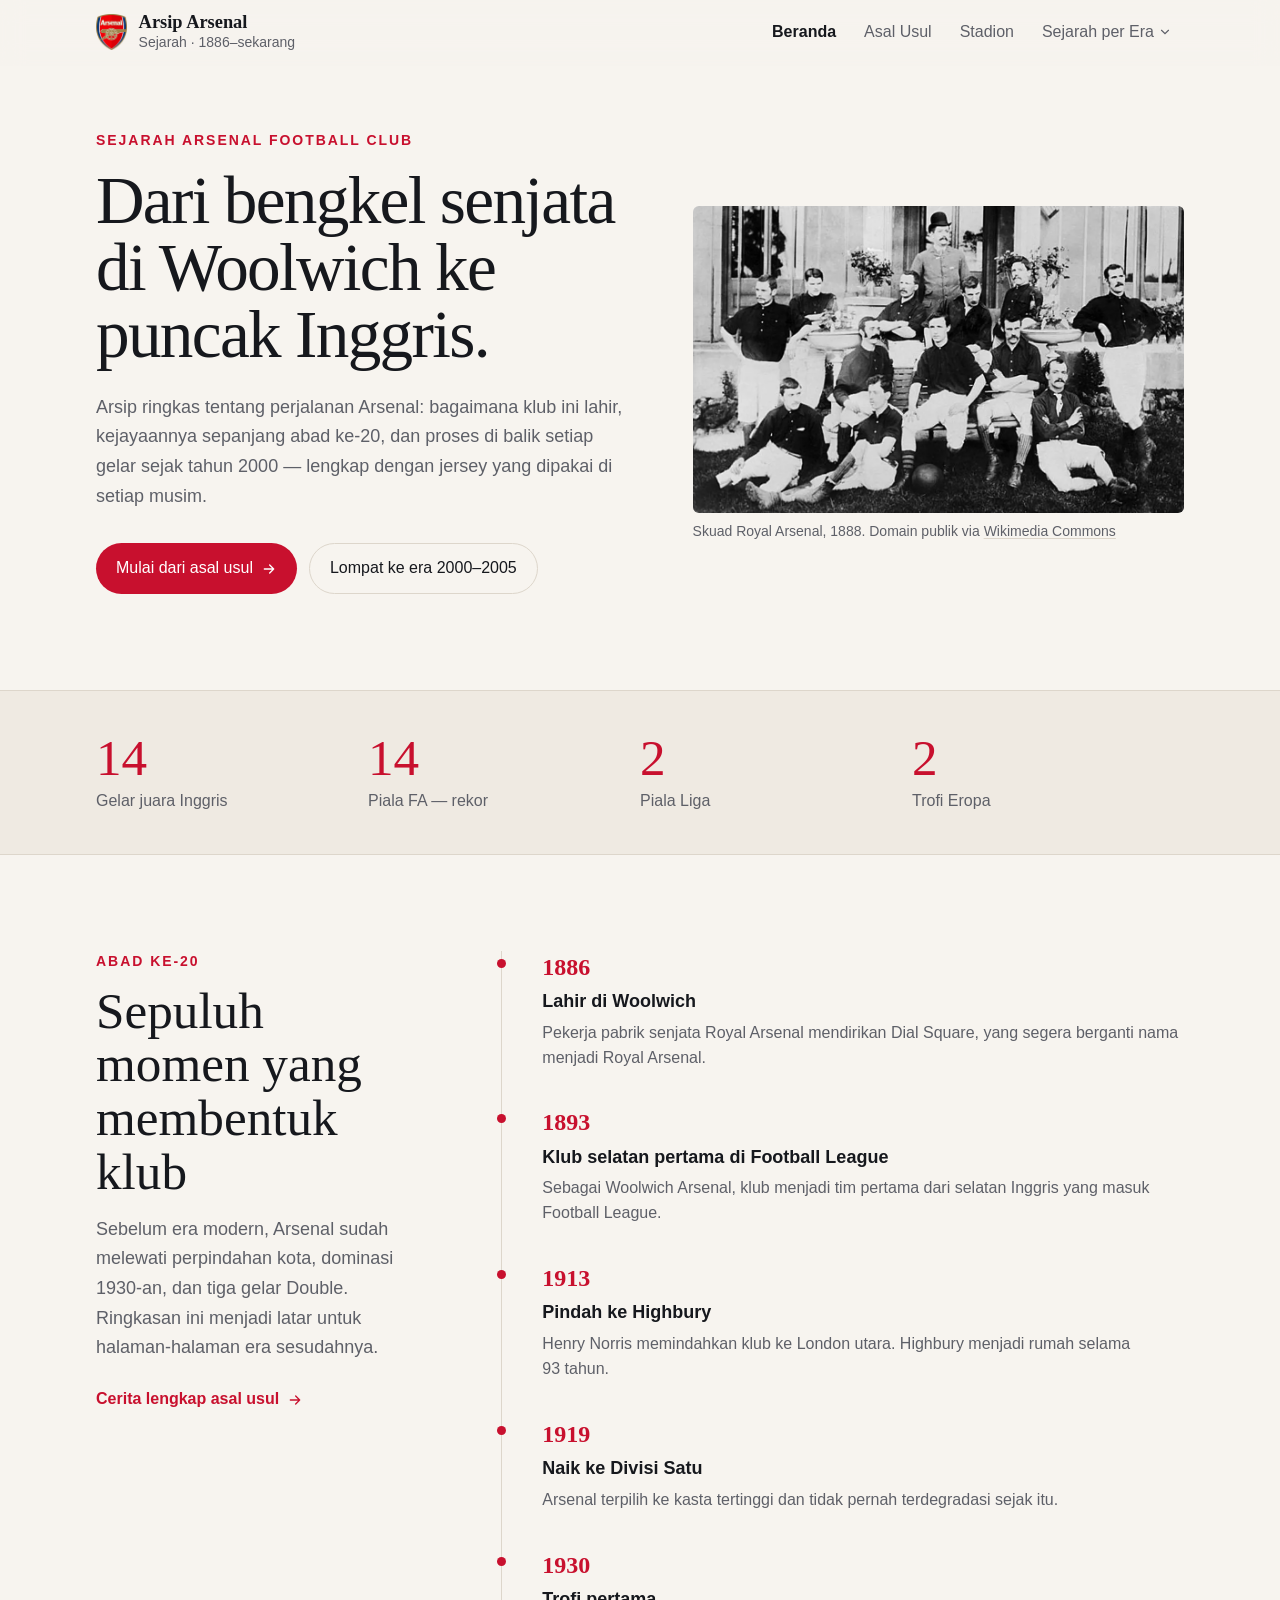
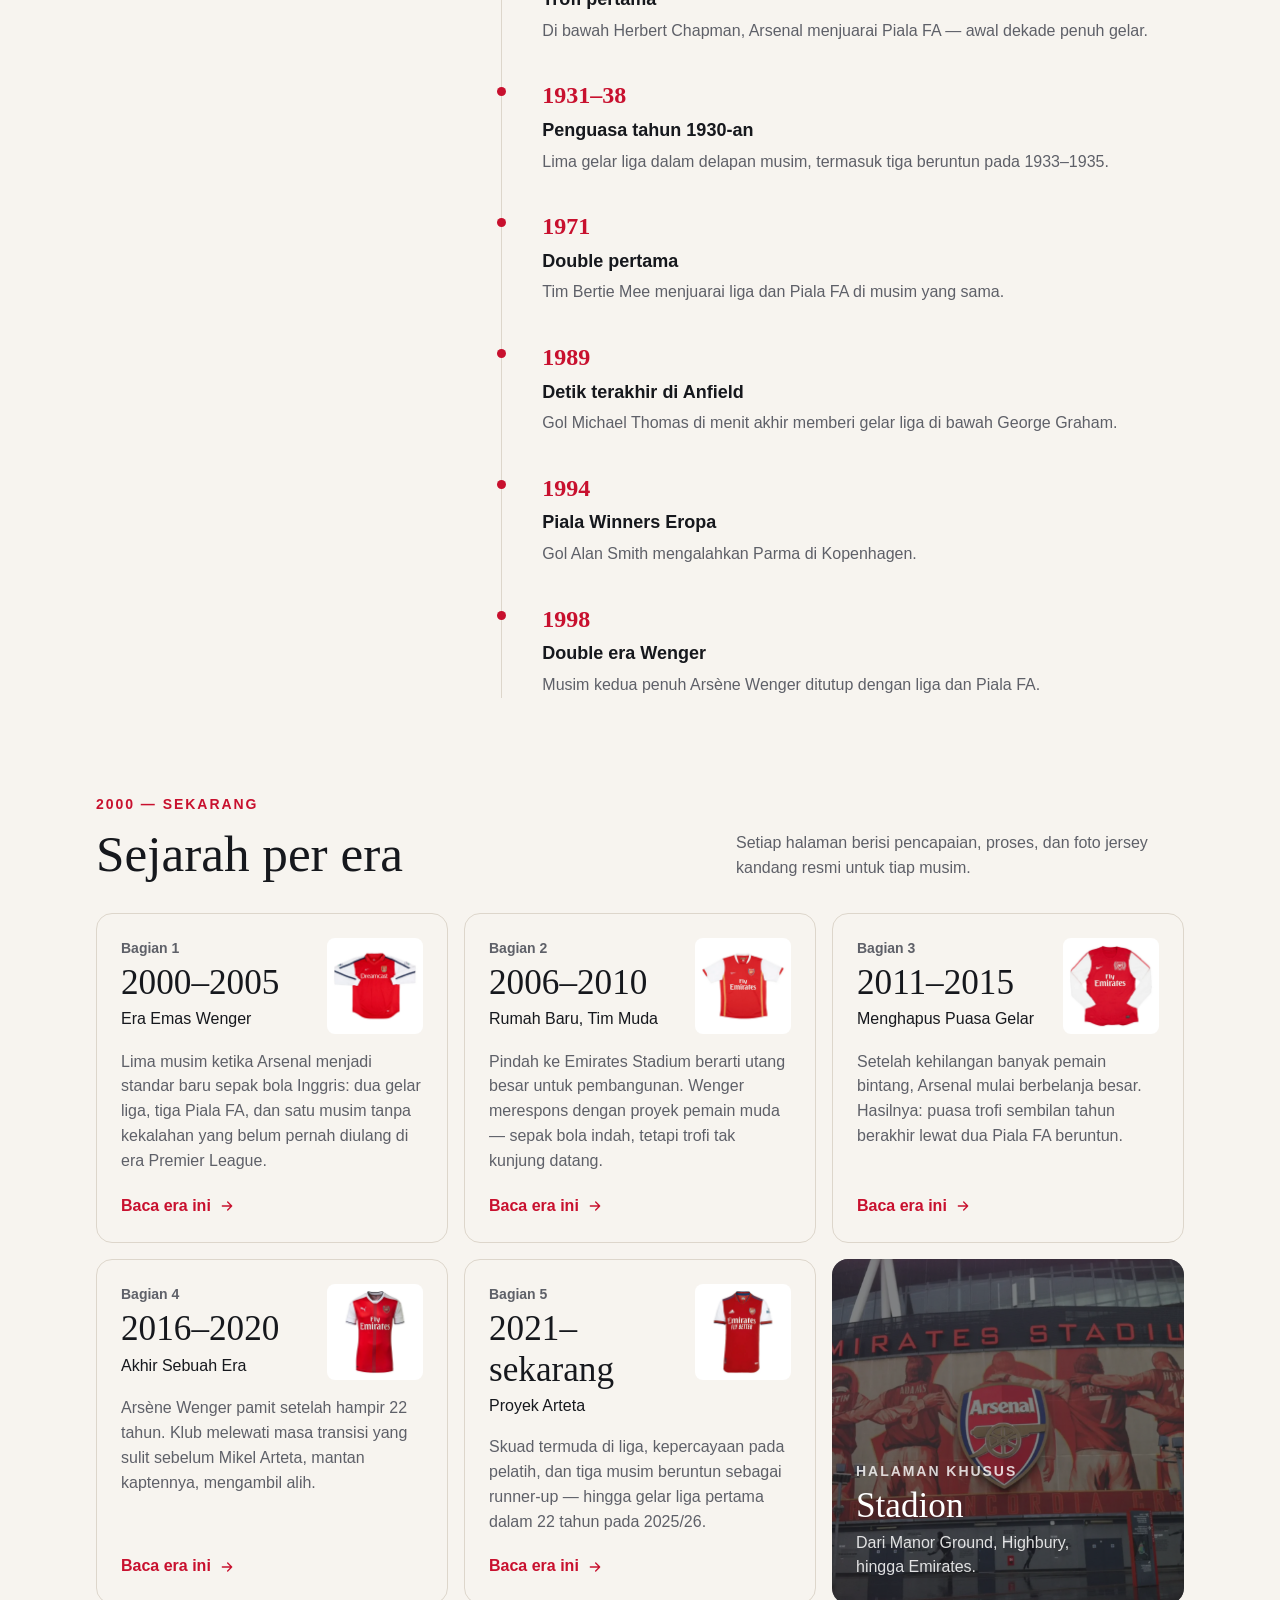
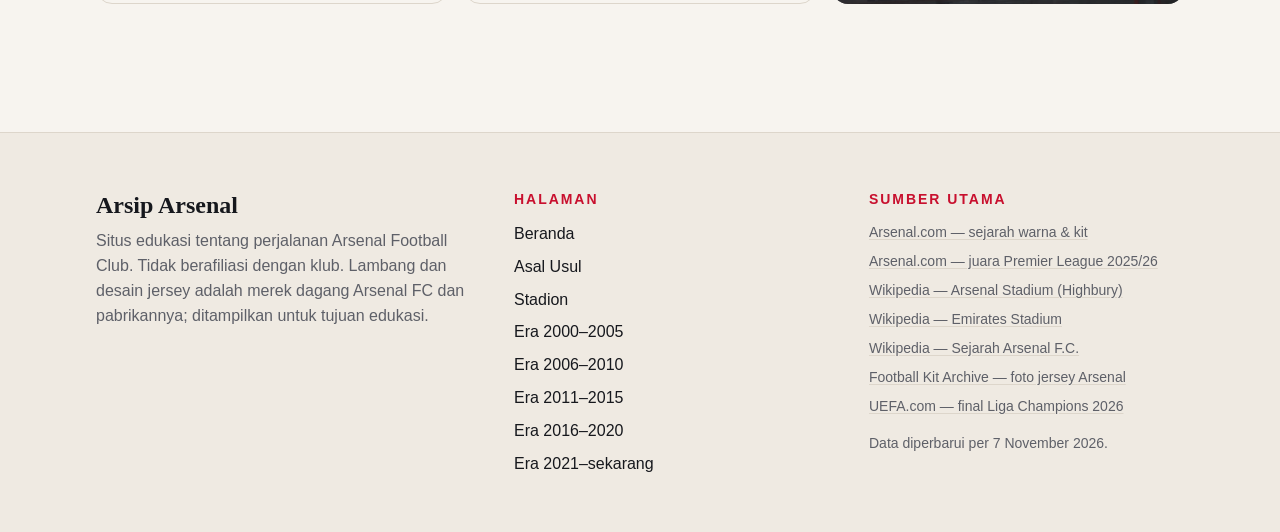
<file: index.html>
<!doctype html>
<html lang="id">
<head>
<meta charset="utf-8">
<meta name="viewport" content="width=device-width, initial-scale=1">
<title>Arsip Arsenal — Sejarah, Pencapaian, dan Prosesnya</title>
<meta name="description" content="Sejarah Arsenal dari 1886 hingga sekarang: asal usul klub, stadion, dan pencapaian setiap musim sejak 2000 lengkap dengan jersey.">
<meta property="og:title" content="Arsip Arsenal — Sejarah, Pencapaian, dan Prosesnya">
<meta property="og:description" content="Sejarah Arsenal dari 1886 hingga sekarang: asal usul klub, stadion, dan pencapaian setiap musim sejak 2000 lengkap dengan jersey.">
<meta name="theme-color" content="#F7F4EF">
<link rel="icon" type="image/png" href="img/arsenal-crest.png">
<link rel="preconnect" href="https://api.fontshare.com" crossorigin>
<link href="https://api.fontshare.com/v2/css?f[]=gambetta@400,500,600,700,401&f[]=switzer@400,500,600,700&display=swap" rel="stylesheet">
<link rel="stylesheet" href="style.css">
<script>document.documentElement.classList.add('js')</script>
</head>
<body>

<a href="#isi" class="sr-only focus:not-sr-only focus:fixed focus:left-4 focus:top-4 focus:z-[60] focus:rounded focus:bg-ink focus:px-4 focus:py-2 focus:text-white">Lewati ke konten</a>
<header class="header sticky top-0 z-50">
  <div class="wrap flex h-16 items-center justify-between gap-4">
    <a href="index.html" class="flex items-center gap-3" aria-label="Arsip Arsenal — beranda">
      <img src="img/arsenal-crest.png" alt="Lambang Arsenal FC" width="30" height="35" class="h-9 w-auto">
      <span class="leading-tight"><span class="block font-display text-[1.15rem] font-semibold">Arsip Arsenal</span><span class="block t-xs text-muted -mt-0.5">Sejarah · 1886–sekarang</span></span>
    </a>
    <nav class="hidden items-center gap-1 lg:flex" aria-label="Navigasi utama">
      <a class="navlink" href="index.html" aria-current="page">Beranda</a><a class="navlink" href="asal-usul.html">Asal Usul</a><a class="navlink" href="stadion.html">Stadion</a>
      <div class="relative">
        <button id="eraBtn" class="navlink inline-flex items-center gap-1" aria-expanded="false" aria-controls="eraMenu">Sejarah per Era <svg width="14" height="14" viewBox="0 0 24 24" fill="none" stroke="currentColor" stroke-width="2" stroke-linecap="round" aria-hidden="true"><path d="M6 9l6 6 6-6"/></svg></button>
        <div id="eraMenu" hidden class="absolute right-0 top-full mt-2 w-80 rounded-xl border border-line bg-paper p-2 shadow-[0_12px_40px_-12px_rgba(22,24,29,.25)]"><a href="era-2000-2005.html" class="flex items-baseline justify-between gap-6 rounded-md px-3 py-2.5 hover:bg-paper2">
      <span class="t-sm font-semibold">2000–2005</span><span class="t-xs text-muted">Era Emas Wenger</span></a><a href="era-2006-2010.html" class="flex items-baseline justify-between gap-6 rounded-md px-3 py-2.5 hover:bg-paper2">
      <span class="t-sm font-semibold">2006–2010</span><span class="t-xs text-muted">Rumah Baru, Tim Muda</span></a><a href="era-2011-2015.html" class="flex items-baseline justify-between gap-6 rounded-md px-3 py-2.5 hover:bg-paper2">
      <span class="t-sm font-semibold">2011–2015</span><span class="t-xs text-muted">Menghapus Puasa Gelar</span></a><a href="era-2016-2020.html" class="flex items-baseline justify-between gap-6 rounded-md px-3 py-2.5 hover:bg-paper2">
      <span class="t-sm font-semibold">2016–2020</span><span class="t-xs text-muted">Akhir Sebuah Era</span></a><a href="era-2021-sekarang.html" class="flex items-baseline justify-between gap-6 rounded-md px-3 py-2.5 hover:bg-paper2">
      <span class="t-sm font-semibold">2021–sekarang</span><span class="t-xs text-muted">Proyek Arteta</span></a></div>
      </div>
    </nav>
    <button id="menuBtn" class="grid h-11 w-11 place-items-center rounded-full border border-line lg:hidden" aria-expanded="false" aria-controls="mobileMenu" aria-label="Buka menu">
      <svg id="iconOpen" width="20" height="20" viewBox="0 0 24 24" fill="none" stroke="currentColor" stroke-width="2" stroke-linecap="round" aria-hidden="true"><path d="M4 7h16M4 12h16M4 17h16"/></svg>
      <svg id="iconClose" class="hidden" width="20" height="20" viewBox="0 0 24 24" fill="none" stroke="currentColor" stroke-width="2" stroke-linecap="round" aria-hidden="true"><path d="M6 6l12 12M18 6L6 18"/></svg>
    </button>
  </div>
  <div class="progress h-[2px] bg-gunner"></div>
</header>
  <div id="mobileMenu" hidden class="menu-panel fixed inset-x-0 top-[66px] bottom-0 z-40 overflow-y-auto bg-paper lg:hidden">
    <div class="wrap pb-12 pt-4">
      <nav aria-label="Navigasi HP">
        <a href="index.html" class="block border-b border-line py-4 font-display t-xl" aria-current="page">Beranda</a><a href="asal-usul.html" class="block border-b border-line py-4 font-display t-xl">Asal Usul</a><a href="stadion.html" class="block border-b border-line py-4 font-display t-xl">Stadion</a>
        <p class="eyebrow mt-8 mb-1">Sejarah per Era</p>
        <a href="era-2000-2005.html" class="flex items-baseline justify-between border-b border-line py-4">
      <span class="font-display t-xl">2000–2005</span><span class="t-xs text-muted">Era Emas Wenger</span></a><a href="era-2006-2010.html" class="flex items-baseline justify-between border-b border-line py-4">
      <span class="font-display t-xl">2006–2010</span><span class="t-xs text-muted">Rumah Baru, Tim Muda</span></a><a href="era-2011-2015.html" class="flex items-baseline justify-between border-b border-line py-4">
      <span class="font-display t-xl">2011–2015</span><span class="t-xs text-muted">Menghapus Puasa Gelar</span></a><a href="era-2016-2020.html" class="flex items-baseline justify-between border-b border-line py-4">
      <span class="font-display t-xl">2016–2020</span><span class="t-xs text-muted">Akhir Sebuah Era</span></a><a href="era-2021-sekarang.html" class="flex items-baseline justify-between border-b border-line py-4">
      <span class="font-display t-xl">2021–sekarang</span><span class="t-xs text-muted">Proyek Arteta</span></a>
      </nav>
    </div>
  </div>

<main id="isi">

<section class="wrap grid items-center gap-10 pb-16 pt-10 md:grid-cols-[1.1fr_1fr] md:gap-14 md:pb-24 md:pt-16">
  <div>
    <p class="eyebrow">Sejarah Arsenal Football Club</p>
    <h1 class="font-display t-3xl mt-4 font-medium tracking-tight">Dari bengkel senjata di Woolwich ke puncak Inggris.</h1>
    <p class="t-base mt-6 max-w-prose text-muted">Arsip ringkas tentang perjalanan Arsenal: bagaimana klub ini lahir, kejayaannya sepanjang abad ke-20, dan proses di balik setiap gelar sejak tahun 2000 — lengkap dengan jersey yang dipakai di setiap musim.</p>
    <div class="mt-8 flex flex-wrap gap-3">
      <a href="asal-usul.html" class="btn-primary">Mulai dari asal usul <svg width="16" height="16" viewBox="0 0 24 24" fill="none" stroke="currentColor" stroke-width="2" stroke-linecap="round" stroke-linejoin="round" aria-hidden="true"><path d="M5 12h14M13 6l6 6-6 6"/></svg></a>
      <a href="era-2000-2005.html" class="btn-ghost">Lompat ke era 2000–2005</a>
    </div>
  </div>
  
<figure class="figure md:mt-6">
  <img src="img/tim-1888.webp" alt="Foto hitam-putih skuad Royal Arsenal tahun 1888 berpose dengan seragam gelap" class="aspect-[16/10] grayscale-[20%]" fetchpriority="high" decoding="async">
  <figcaption class="figcap">Skuad Royal Arsenal, 1888. Domain publik via <a href="https://commons.wikimedia.org/wiki/File:Arsenal_1888_squad_photo.jpg" target="_blank" rel="noopener">Wikimedia Commons</a></figcaption>
</figure>
</section>

<section class="border-y border-line bg-paper2">
  <div class="wrap grid grid-cols-2 gap-y-8 py-10 md:grid-cols-4">
    <div class="reveal"><p class="font-display t-2xl font-medium text-gunner">14</p><p class="t-sm mt-1 text-muted">Gelar juara Inggris</p></div><div class="reveal"><p class="font-display t-2xl font-medium text-gunner">14</p><p class="t-sm mt-1 text-muted">Piala FA — rekor</p></div><div class="reveal"><p class="font-display t-2xl font-medium text-gunner">2</p><p class="t-sm mt-1 text-muted">Piala Liga</p></div><div class="reveal"><p class="font-display t-2xl font-medium text-gunner">2</p><p class="t-sm mt-1 text-muted">Trofi Eropa</p></div>
  </div>
</section>

<section class="wrap py-16 md:py-24">
  <div class="grid gap-10 md:grid-cols-[1fr_2fr] md:gap-16">
    <div class="md:sticky md:top-24 md:self-start">
      <p class="eyebrow">Abad ke-20</p>
      <h2 class="font-display t-2xl mt-3 font-medium">Sepuluh momen yang membentuk klub</h2>
      <p class="t-base mt-4 text-muted">Sebelum era modern, Arsenal sudah melewati perpindahan kota, dominasi 1930-an, dan tiga gelar Double. Ringkasan ini menjadi latar untuk halaman-halaman era sesudahnya.</p>
      <a href="asal-usul.html" class="t-sm mt-6 inline-flex items-center gap-2 font-semibold text-gunner">Cerita lengkap asal usul <svg width="16" height="16" viewBox="0 0 24 24" fill="none" stroke="currentColor" stroke-width="2" stroke-linecap="round" stroke-linejoin="round" aria-hidden="true"><path d="M5 12h14M13 6l6 6-6 6"/></svg></a>
    </div>
    <ol class="relative border-l border-line">
      
      <li class="reveal relative pb-9 pl-7 last:pb-0 sm:pl-10">
        <span class="absolute -left-[5px] top-2 h-[9px] w-[9px] rounded-full bg-gunner"></span>
        <p class="font-display t-lg font-semibold text-gunner">1886</p>
        <h3 class="t-base mt-1 font-semibold">Lahir di Woolwich</h3>
        <p class="t-sm mt-1 max-w-prose text-muted">Pekerja pabrik senjata Royal Arsenal mendirikan Dial Square, yang segera berganti nama menjadi Royal Arsenal.</p>
      </li>
      <li class="reveal relative pb-9 pl-7 last:pb-0 sm:pl-10">
        <span class="absolute -left-[5px] top-2 h-[9px] w-[9px] rounded-full bg-gunner"></span>
        <p class="font-display t-lg font-semibold text-gunner">1893</p>
        <h3 class="t-base mt-1 font-semibold">Klub selatan pertama di Football League</h3>
        <p class="t-sm mt-1 max-w-prose text-muted">Sebagai Woolwich Arsenal, klub menjadi tim pertama dari selatan Inggris yang masuk Football League.</p>
      </li>
      <li class="reveal relative pb-9 pl-7 last:pb-0 sm:pl-10">
        <span class="absolute -left-[5px] top-2 h-[9px] w-[9px] rounded-full bg-gunner"></span>
        <p class="font-display t-lg font-semibold text-gunner">1913</p>
        <h3 class="t-base mt-1 font-semibold">Pindah ke Highbury</h3>
        <p class="t-sm mt-1 max-w-prose text-muted">Henry Norris memindahkan klub ke London utara. Highbury menjadi rumah selama 93 tahun.</p>
      </li>
      <li class="reveal relative pb-9 pl-7 last:pb-0 sm:pl-10">
        <span class="absolute -left-[5px] top-2 h-[9px] w-[9px] rounded-full bg-gunner"></span>
        <p class="font-display t-lg font-semibold text-gunner">1919</p>
        <h3 class="t-base mt-1 font-semibold">Naik ke Divisi Satu</h3>
        <p class="t-sm mt-1 max-w-prose text-muted">Arsenal terpilih ke kasta tertinggi dan tidak pernah terdegradasi sejak itu.</p>
      </li>
      <li class="reveal relative pb-9 pl-7 last:pb-0 sm:pl-10">
        <span class="absolute -left-[5px] top-2 h-[9px] w-[9px] rounded-full bg-gunner"></span>
        <p class="font-display t-lg font-semibold text-gunner">1930</p>
        <h3 class="t-base mt-1 font-semibold">Trofi pertama</h3>
        <p class="t-sm mt-1 max-w-prose text-muted">Di bawah Herbert Chapman, Arsenal menjuarai Piala FA — awal dekade penuh gelar.</p>
      </li>
      <li class="reveal relative pb-9 pl-7 last:pb-0 sm:pl-10">
        <span class="absolute -left-[5px] top-2 h-[9px] w-[9px] rounded-full bg-gunner"></span>
        <p class="font-display t-lg font-semibold text-gunner">1931–38</p>
        <h3 class="t-base mt-1 font-semibold">Penguasa tahun 1930-an</h3>
        <p class="t-sm mt-1 max-w-prose text-muted">Lima gelar liga dalam delapan musim, termasuk tiga beruntun pada 1933–1935.</p>
      </li>
      <li class="reveal relative pb-9 pl-7 last:pb-0 sm:pl-10">
        <span class="absolute -left-[5px] top-2 h-[9px] w-[9px] rounded-full bg-gunner"></span>
        <p class="font-display t-lg font-semibold text-gunner">1971</p>
        <h3 class="t-base mt-1 font-semibold">Double pertama</h3>
        <p class="t-sm mt-1 max-w-prose text-muted">Tim Bertie Mee menjuarai liga dan Piala FA di musim yang sama.</p>
      </li>
      <li class="reveal relative pb-9 pl-7 last:pb-0 sm:pl-10">
        <span class="absolute -left-[5px] top-2 h-[9px] w-[9px] rounded-full bg-gunner"></span>
        <p class="font-display t-lg font-semibold text-gunner">1989</p>
        <h3 class="t-base mt-1 font-semibold">Detik terakhir di Anfield</h3>
        <p class="t-sm mt-1 max-w-prose text-muted">Gol Michael Thomas di menit akhir memberi gelar liga di bawah George Graham.</p>
      </li>
      <li class="reveal relative pb-9 pl-7 last:pb-0 sm:pl-10">
        <span class="absolute -left-[5px] top-2 h-[9px] w-[9px] rounded-full bg-gunner"></span>
        <p class="font-display t-lg font-semibold text-gunner">1994</p>
        <h3 class="t-base mt-1 font-semibold">Piala Winners Eropa</h3>
        <p class="t-sm mt-1 max-w-prose text-muted">Gol Alan Smith mengalahkan Parma di Kopenhagen.</p>
      </li>
      <li class="reveal relative pb-9 pl-7 last:pb-0 sm:pl-10">
        <span class="absolute -left-[5px] top-2 h-[9px] w-[9px] rounded-full bg-gunner"></span>
        <p class="font-display t-lg font-semibold text-gunner">1998</p>
        <h3 class="t-base mt-1 font-semibold">Double era Wenger</h3>
        <p class="t-sm mt-1 max-w-prose text-muted">Musim kedua penuh Arsène Wenger ditutup dengan liga dan Piala FA.</p>
      </li>
    </ol>
  </div>
</section>

<section class="wrap pb-8">
  <div class="mb-8 flex flex-wrap items-end justify-between gap-4">
    <div>
      <p class="eyebrow">2000 — sekarang</p>
      <h2 class="font-display t-2xl mt-3 font-medium">Sejarah per era</h2>
    </div>
    <p class="t-sm max-w-md text-muted">Setiap halaman berisi pencapaian, proses, dan foto jersey kandang resmi untuk tiap musim.</p>
  </div>
  <div class="grid gap-4 sm:grid-cols-2 lg:grid-cols-3">
    
    <a href="era-2000-2005.html" class="reveal group flex flex-col rounded-2xl border border-line bg-paper p-5 transition-colors hover:border-ink sm:p-6">
      <div class="flex items-start justify-between gap-4">
        <div>
          <p class="t-xs font-semibold text-muted">Bagian 1</p>
          <p class="font-display t-xl mt-1">2000–2005</p>
          <p class="t-sm mt-1 font-medium">Era Emas Wenger</p>
        </div>
        <div class="jersey-card w-20 shrink-0 overflow-hidden rounded-lg bg-white p-1 sm:w-24"><img src="img/jersey-2000-01.webp" alt="Jersey kandang Arsenal 2000/01" width="720" height="720" class="block aspect-square w-full object-contain " loading="lazy" decoding="async"></div>
      </div>
      <p class="t-sm mt-4 text-muted">Lima musim ketika Arsenal menjadi standar baru sepak bola Inggris: dua gelar liga, tiga Piala FA, dan satu musim tanpa kekalahan yang belum pernah diulang di era Premier League.</p>
      <span class="t-sm mt-auto inline-flex items-center gap-2 pt-5 font-semibold text-gunner">Baca era ini <span class="transition-transform group-hover:translate-x-1"><svg width="16" height="16" viewBox="0 0 24 24" fill="none" stroke="currentColor" stroke-width="2" stroke-linecap="round" stroke-linejoin="round" aria-hidden="true"><path d="M5 12h14M13 6l6 6-6 6"/></svg></span></span>
    </a>
    <a href="era-2006-2010.html" class="reveal group flex flex-col rounded-2xl border border-line bg-paper p-5 transition-colors hover:border-ink sm:p-6">
      <div class="flex items-start justify-between gap-4">
        <div>
          <p class="t-xs font-semibold text-muted">Bagian 2</p>
          <p class="font-display t-xl mt-1">2006–2010</p>
          <p class="t-sm mt-1 font-medium">Rumah Baru, Tim Muda</p>
        </div>
        <div class="jersey-card w-20 shrink-0 overflow-hidden rounded-lg bg-white p-1 sm:w-24"><img src="img/jersey-2006-07.webp" alt="Jersey kandang Arsenal 2006/07" width="720" height="720" class="block aspect-square w-full object-contain " loading="lazy" decoding="async"></div>
      </div>
      <p class="t-sm mt-4 text-muted">Pindah ke Emirates Stadium berarti utang besar untuk pembangunan. Wenger merespons dengan proyek pemain muda — sepak bola indah, tetapi trofi tak kunjung datang.</p>
      <span class="t-sm mt-auto inline-flex items-center gap-2 pt-5 font-semibold text-gunner">Baca era ini <span class="transition-transform group-hover:translate-x-1"><svg width="16" height="16" viewBox="0 0 24 24" fill="none" stroke="currentColor" stroke-width="2" stroke-linecap="round" stroke-linejoin="round" aria-hidden="true"><path d="M5 12h14M13 6l6 6-6 6"/></svg></span></span>
    </a>
    <a href="era-2011-2015.html" class="reveal group flex flex-col rounded-2xl border border-line bg-paper p-5 transition-colors hover:border-ink sm:p-6">
      <div class="flex items-start justify-between gap-4">
        <div>
          <p class="t-xs font-semibold text-muted">Bagian 3</p>
          <p class="font-display t-xl mt-1">2011–2015</p>
          <p class="t-sm mt-1 font-medium">Menghapus Puasa Gelar</p>
        </div>
        <div class="jersey-card w-20 shrink-0 overflow-hidden rounded-lg bg-white p-1 sm:w-24"><img src="img/jersey-2011-12.webp" alt="Jersey kandang Arsenal 2011/12" width="720" height="720" class="block aspect-square w-full object-contain " loading="lazy" decoding="async"></div>
      </div>
      <p class="t-sm mt-4 text-muted">Setelah kehilangan banyak pemain bintang, Arsenal mulai berbelanja besar. Hasilnya: puasa trofi sembilan tahun berakhir lewat dua Piala FA beruntun.</p>
      <span class="t-sm mt-auto inline-flex items-center gap-2 pt-5 font-semibold text-gunner">Baca era ini <span class="transition-transform group-hover:translate-x-1"><svg width="16" height="16" viewBox="0 0 24 24" fill="none" stroke="currentColor" stroke-width="2" stroke-linecap="round" stroke-linejoin="round" aria-hidden="true"><path d="M5 12h14M13 6l6 6-6 6"/></svg></span></span>
    </a>
    <a href="era-2016-2020.html" class="reveal group flex flex-col rounded-2xl border border-line bg-paper p-5 transition-colors hover:border-ink sm:p-6">
      <div class="flex items-start justify-between gap-4">
        <div>
          <p class="t-xs font-semibold text-muted">Bagian 4</p>
          <p class="font-display t-xl mt-1">2016–2020</p>
          <p class="t-sm mt-1 font-medium">Akhir Sebuah Era</p>
        </div>
        <div class="jersey-card w-20 shrink-0 overflow-hidden rounded-lg bg-white p-1 sm:w-24"><img src="img/jersey-2016-17.webp" alt="Jersey kandang Arsenal 2016/17" width="720" height="720" class="block aspect-square w-full object-contain " loading="lazy" decoding="async"></div>
      </div>
      <p class="t-sm mt-4 text-muted">Arsène Wenger pamit setelah hampir 22 tahun. Klub melewati masa transisi yang sulit sebelum Mikel Arteta, mantan kaptennya, mengambil alih.</p>
      <span class="t-sm mt-auto inline-flex items-center gap-2 pt-5 font-semibold text-gunner">Baca era ini <span class="transition-transform group-hover:translate-x-1"><svg width="16" height="16" viewBox="0 0 24 24" fill="none" stroke="currentColor" stroke-width="2" stroke-linecap="round" stroke-linejoin="round" aria-hidden="true"><path d="M5 12h14M13 6l6 6-6 6"/></svg></span></span>
    </a>
    <a href="era-2021-sekarang.html" class="reveal group flex flex-col rounded-2xl border border-line bg-paper p-5 transition-colors hover:border-ink sm:p-6">
      <div class="flex items-start justify-between gap-4">
        <div>
          <p class="t-xs font-semibold text-muted">Bagian 5</p>
          <p class="font-display t-xl mt-1">2021–sekarang</p>
          <p class="t-sm mt-1 font-medium">Proyek Arteta</p>
        </div>
        <div class="jersey-card w-20 shrink-0 overflow-hidden rounded-lg bg-white p-1 sm:w-24"><img src="img/jersey-2021-22.webp" alt="Jersey kandang Arsenal 2021/22" width="720" height="720" class="block aspect-square w-full object-contain " loading="lazy" decoding="async"></div>
      </div>
      <p class="t-sm mt-4 text-muted">Skuad termuda di liga, kepercayaan pada pelatih, dan tiga musim beruntun sebagai runner-up — hingga gelar liga pertama dalam 22 tahun pada 2025/26.</p>
      <span class="t-sm mt-auto inline-flex items-center gap-2 pt-5 font-semibold text-gunner">Baca era ini <span class="transition-transform group-hover:translate-x-1"><svg width="16" height="16" viewBox="0 0 24 24" fill="none" stroke="currentColor" stroke-width="2" stroke-linecap="round" stroke-linejoin="round" aria-hidden="true"><path d="M5 12h14M13 6l6 6-6 6"/></svg></span></span>
    </a>
    <a href="stadion.html" class="reveal group relative flex min-h-[16rem] flex-col justify-end overflow-hidden rounded-2xl bg-ink p-6 text-white">
      <img src="img/emirates-2016.webp" alt="" loading="lazy" class="absolute inset-0 h-full w-full object-cover opacity-45 transition-transform duration-700 group-hover:scale-105">
      <div class="relative">
        <p class="t-xs font-semibold uppercase tracking-[0.14em] text-white/80">Halaman khusus</p>
        <p class="font-display t-xl mt-1">Stadion</p>
        <p class="t-sm mt-1 text-white/85">Dari Manor Ground, Highbury, hingga Emirates.</p>
      </div>
    </a>
  </div>
</section>
</main>

<footer class="mt-24 border-t border-line bg-paper2">
  <div class="wrap grid gap-10 py-14 md:grid-cols-[1.2fr_1fr_1fr]">
    <div>
      <p class="font-display t-lg font-semibold">Arsip Arsenal</p>
      <p class="t-sm mt-2 max-w-sm text-muted">Situs edukasi tentang perjalanan Arsenal Football Club. Tidak berafiliasi dengan klub. Lambang dan desain jersey adalah merek dagang Arsenal FC dan pabrikannya; ditampilkan untuk tujuan edukasi.</p>
    </div>
    <div>
      <p class="eyebrow mb-3">Halaman</p>
      <ul class="t-sm space-y-2">
        <li><a class="hover:text-gunner" href="index.html">Beranda</a></li><li><a class="hover:text-gunner" href="asal-usul.html">Asal Usul</a></li><li><a class="hover:text-gunner" href="stadion.html">Stadion</a></li>
        <li><a class="hover:text-gunner" href="era-2000-2005.html">Era 2000–2005</a></li><li><a class="hover:text-gunner" href="era-2006-2010.html">Era 2006–2010</a></li><li><a class="hover:text-gunner" href="era-2011-2015.html">Era 2011–2015</a></li><li><a class="hover:text-gunner" href="era-2016-2020.html">Era 2016–2020</a></li><li><a class="hover:text-gunner" href="era-2021-sekarang.html">Era 2021–sekarang</a></li>
      </ul>
    </div>
    <div>
      <p class="eyebrow mb-3">Sumber utama</p>
      <ul class="t-xs space-y-2 text-muted">
        <li><a class="underline decoration-line underline-offset-2 hover:text-ink" href="https://www.arsenal.com/feature/come-on-you-reds-the-clubs-colours-ayiCp8g3niSF" target="_blank" rel="noopener">Arsenal.com — sejarah warna & kit</a></li><li><a class="underline decoration-line underline-offset-2 hover:text-ink" href="https://www.arsenal.com/news/arsenal-crowned-202526-premier-league-champions-aOhcw4T06mFw" target="_blank" rel="noopener">Arsenal.com — juara Premier League 2025/26</a></li><li><a class="underline decoration-line underline-offset-2 hover:text-ink" href="https://en.wikipedia.org/wiki/Arsenal_Stadium" target="_blank" rel="noopener">Wikipedia — Arsenal Stadium (Highbury)</a></li><li><a class="underline decoration-line underline-offset-2 hover:text-ink" href="https://en.wikipedia.org/wiki/Emirates_Stadium" target="_blank" rel="noopener">Wikipedia — Emirates Stadium</a></li><li><a class="underline decoration-line underline-offset-2 hover:text-ink" href="https://en.wikipedia.org/wiki/History_of_Arsenal_F.C._(1886%E2%80%931966)" target="_blank" rel="noopener">Wikipedia — Sejarah Arsenal F.C.</a></li><li><a class="underline decoration-line underline-offset-2 hover:text-ink" href="https://www.footballkitarchive.com/arsenal-fc-kits-t9/" target="_blank" rel="noopener">Football Kit Archive — foto jersey Arsenal</a></li><li><a class="underline decoration-line underline-offset-2 hover:text-ink" href="https://www.uefa.com/uefachampionsleague/news/02a5-20c02e59f219-15e92acdc717-1000/" target="_blank" rel="noopener">UEFA.com — final Liga Champions 2026</a></li>
      </ul>
      <p class="t-xs mt-4 text-muted">Data diperbarui per 7 November 2026.</p>
    </div>
  </div>
</footer>
<script src="main.js" defer></script>
</body>
</html>
</file>
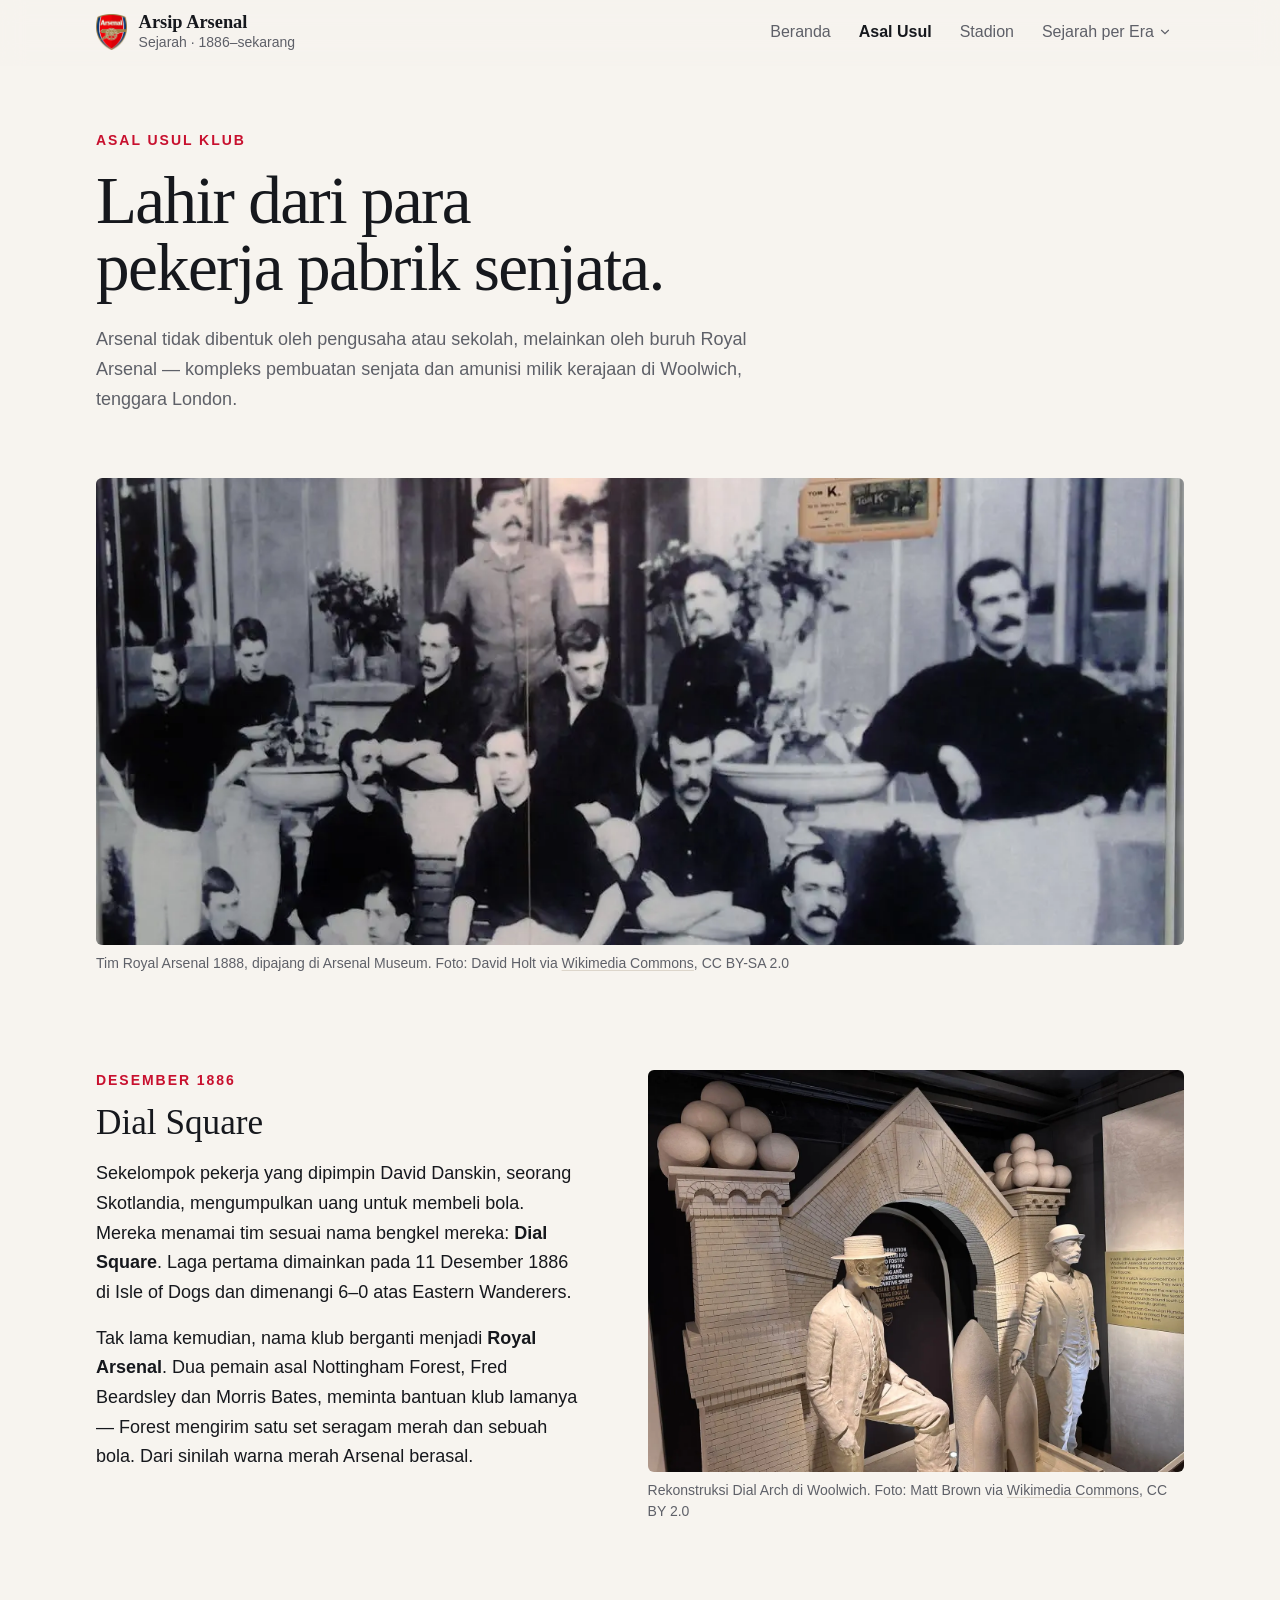
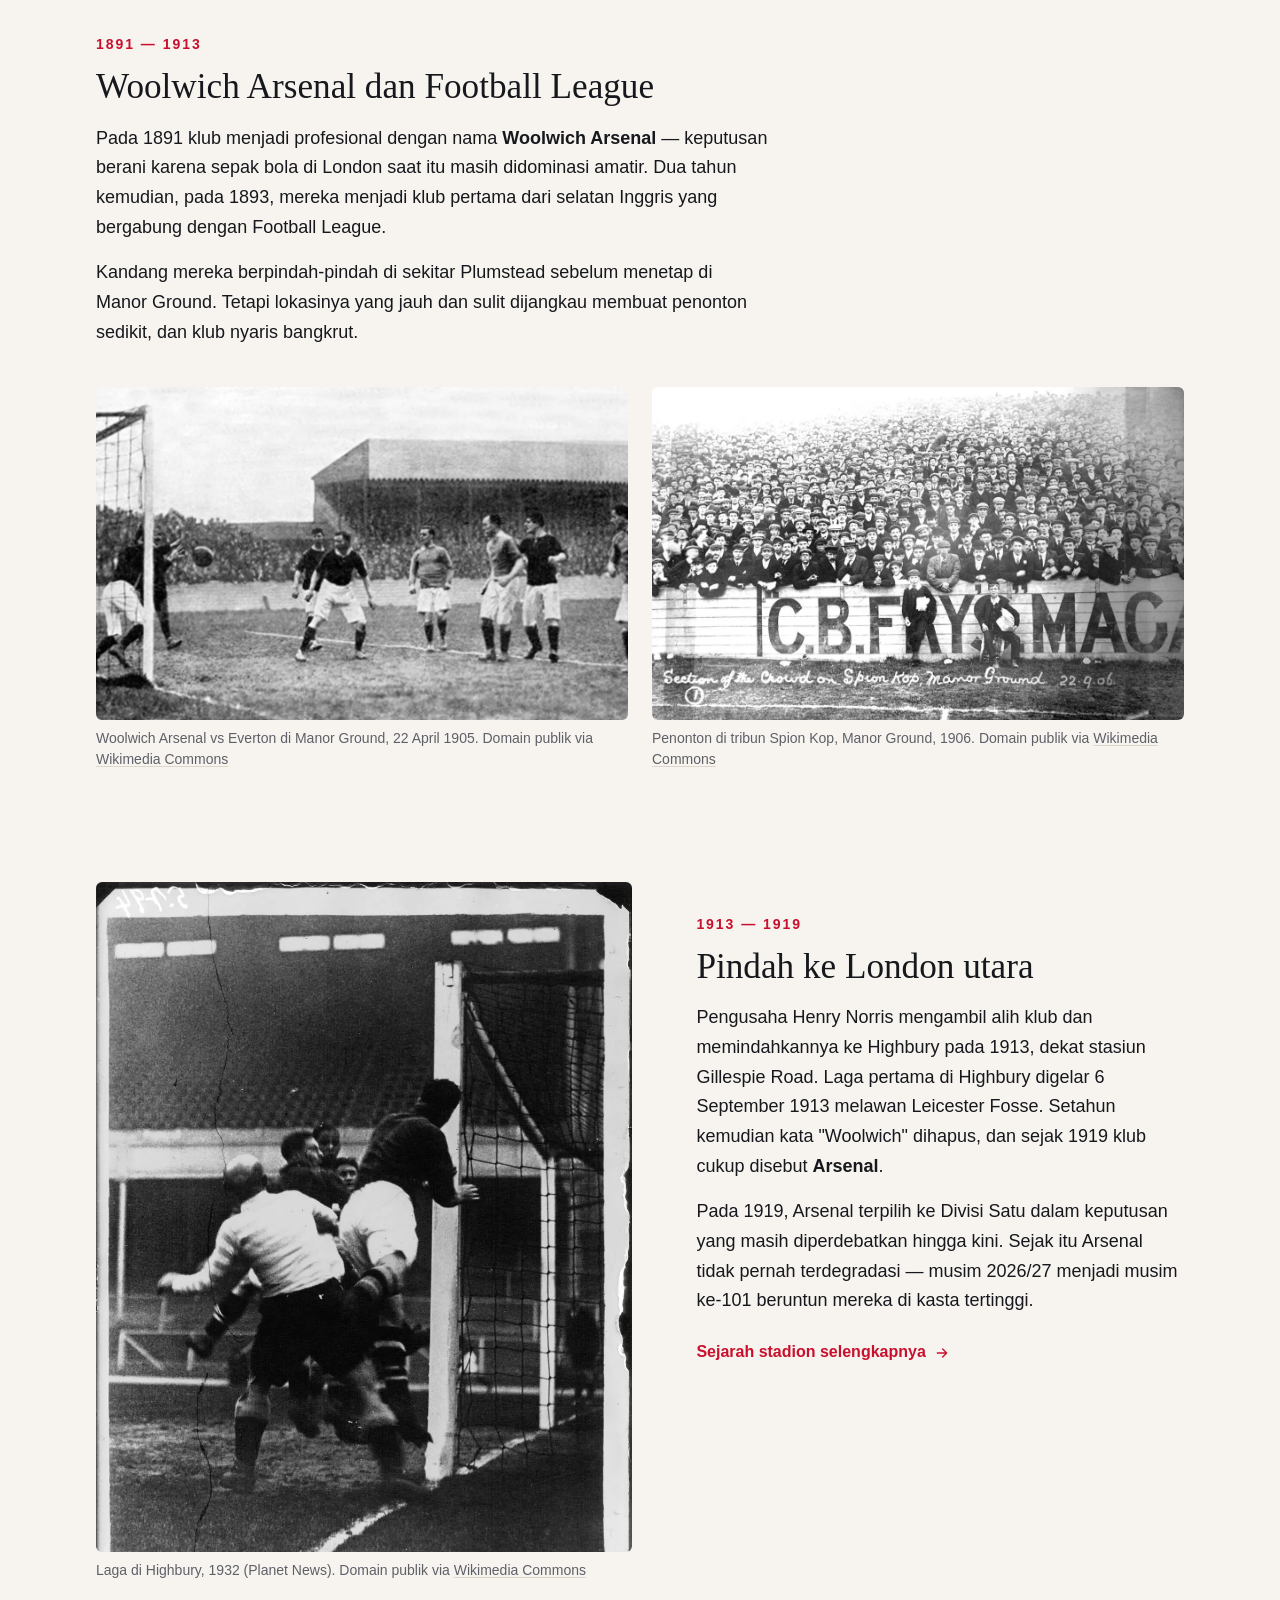
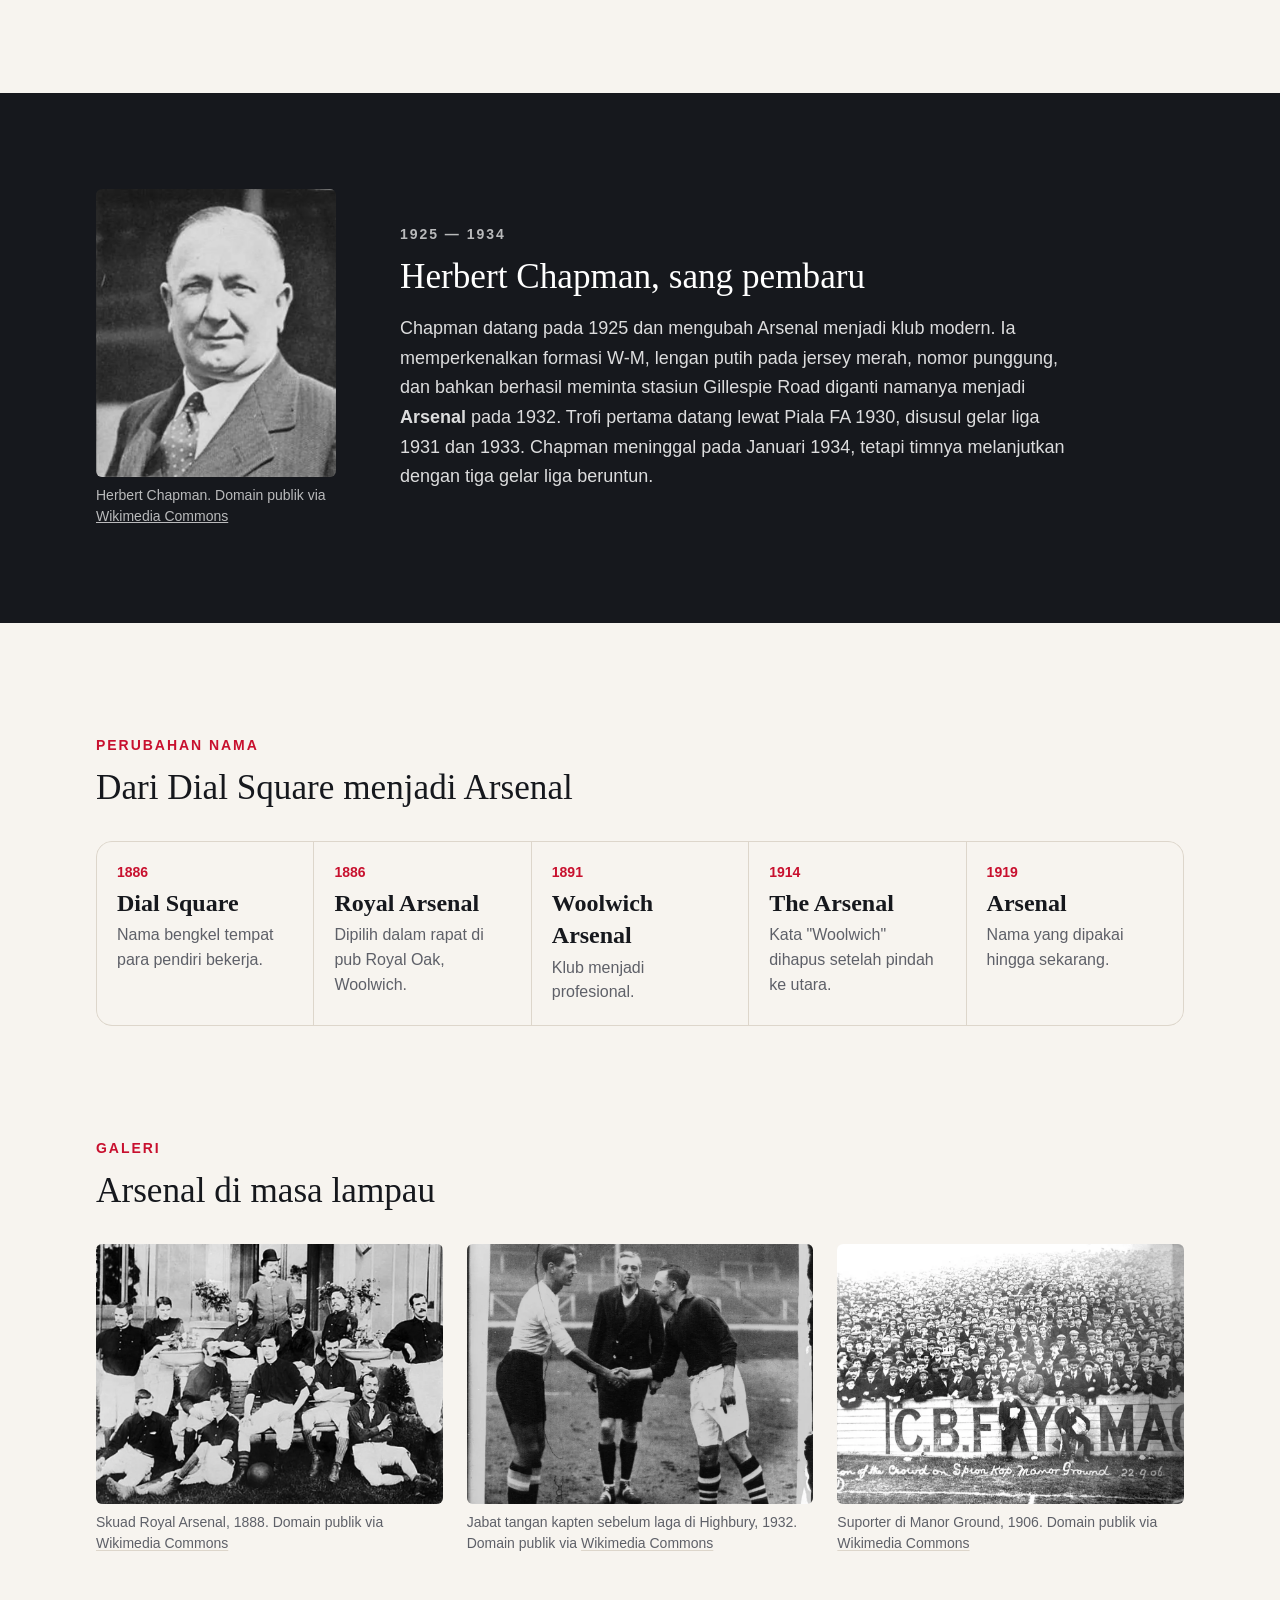
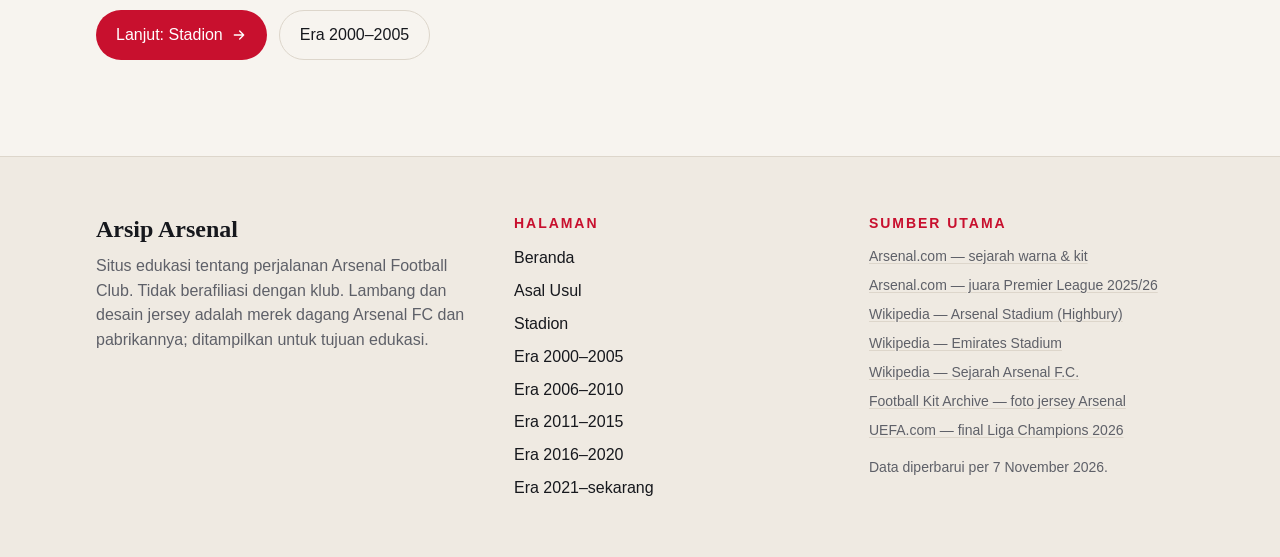
<file: asal-usul.html>
<!doctype html>
<html lang="id">
<head>
<meta charset="utf-8">
<meta name="viewport" content="width=device-width, initial-scale=1">
<title>Asal Usul Arsenal — Dari Dial Square ke Highbury</title>
<meta name="description" content="Bagaimana Arsenal lahir pada 1886 dari pekerja Royal Arsenal di Woolwich, pindah ke Highbury, dan menjadi klub besar di bawah Herbert Chapman.">
<meta property="og:title" content="Asal Usul Arsenal — Dari Dial Square ke Highbury">
<meta property="og:description" content="Bagaimana Arsenal lahir pada 1886 dari pekerja Royal Arsenal di Woolwich, pindah ke Highbury, dan menjadi klub besar di bawah Herbert Chapman.">
<meta name="theme-color" content="#F7F4EF">
<link rel="icon" type="image/png" href="img/arsenal-crest.png">
<link rel="preconnect" href="https://api.fontshare.com" crossorigin>
<link href="https://api.fontshare.com/v2/css?f[]=gambetta@400,500,600,700,401&f[]=switzer@400,500,600,700&display=swap" rel="stylesheet">
<link rel="stylesheet" href="style.css">
<script>document.documentElement.classList.add('js')</script>
</head>
<body>

<a href="#isi" class="sr-only focus:not-sr-only focus:fixed focus:left-4 focus:top-4 focus:z-[60] focus:rounded focus:bg-ink focus:px-4 focus:py-2 focus:text-white">Lewati ke konten</a>
<header class="header sticky top-0 z-50">
  <div class="wrap flex h-16 items-center justify-between gap-4">
    <a href="index.html" class="flex items-center gap-3" aria-label="Arsip Arsenal — beranda">
      <img src="img/arsenal-crest.png" alt="Lambang Arsenal FC" width="30" height="35" class="h-9 w-auto">
      <span class="leading-tight"><span class="block font-display text-[1.15rem] font-semibold">Arsip Arsenal</span><span class="block t-xs text-muted -mt-0.5">Sejarah · 1886–sekarang</span></span>
    </a>
    <nav class="hidden items-center gap-1 lg:flex" aria-label="Navigasi utama">
      <a class="navlink" href="index.html">Beranda</a><a class="navlink" href="asal-usul.html" aria-current="page">Asal Usul</a><a class="navlink" href="stadion.html">Stadion</a>
      <div class="relative">
        <button id="eraBtn" class="navlink inline-flex items-center gap-1" aria-expanded="false" aria-controls="eraMenu">Sejarah per Era <svg width="14" height="14" viewBox="0 0 24 24" fill="none" stroke="currentColor" stroke-width="2" stroke-linecap="round" aria-hidden="true"><path d="M6 9l6 6 6-6"/></svg></button>
        <div id="eraMenu" hidden class="absolute right-0 top-full mt-2 w-80 rounded-xl border border-line bg-paper p-2 shadow-[0_12px_40px_-12px_rgba(22,24,29,.25)]"><a href="era-2000-2005.html" class="flex items-baseline justify-between gap-6 rounded-md px-3 py-2.5 hover:bg-paper2">
      <span class="t-sm font-semibold">2000–2005</span><span class="t-xs text-muted">Era Emas Wenger</span></a><a href="era-2006-2010.html" class="flex items-baseline justify-between gap-6 rounded-md px-3 py-2.5 hover:bg-paper2">
      <span class="t-sm font-semibold">2006–2010</span><span class="t-xs text-muted">Rumah Baru, Tim Muda</span></a><a href="era-2011-2015.html" class="flex items-baseline justify-between gap-6 rounded-md px-3 py-2.5 hover:bg-paper2">
      <span class="t-sm font-semibold">2011–2015</span><span class="t-xs text-muted">Menghapus Puasa Gelar</span></a><a href="era-2016-2020.html" class="flex items-baseline justify-between gap-6 rounded-md px-3 py-2.5 hover:bg-paper2">
      <span class="t-sm font-semibold">2016–2020</span><span class="t-xs text-muted">Akhir Sebuah Era</span></a><a href="era-2021-sekarang.html" class="flex items-baseline justify-between gap-6 rounded-md px-3 py-2.5 hover:bg-paper2">
      <span class="t-sm font-semibold">2021–sekarang</span><span class="t-xs text-muted">Proyek Arteta</span></a></div>
      </div>
    </nav>
    <button id="menuBtn" class="grid h-11 w-11 place-items-center rounded-full border border-line lg:hidden" aria-expanded="false" aria-controls="mobileMenu" aria-label="Buka menu">
      <svg id="iconOpen" width="20" height="20" viewBox="0 0 24 24" fill="none" stroke="currentColor" stroke-width="2" stroke-linecap="round" aria-hidden="true"><path d="M4 7h16M4 12h16M4 17h16"/></svg>
      <svg id="iconClose" class="hidden" width="20" height="20" viewBox="0 0 24 24" fill="none" stroke="currentColor" stroke-width="2" stroke-linecap="round" aria-hidden="true"><path d="M6 6l12 12M18 6L6 18"/></svg>
    </button>
  </div>
  <div class="progress h-[2px] bg-gunner"></div>
</header>
  <div id="mobileMenu" hidden class="menu-panel fixed inset-x-0 top-[66px] bottom-0 z-40 overflow-y-auto bg-paper lg:hidden">
    <div class="wrap pb-12 pt-4">
      <nav aria-label="Navigasi HP">
        <a href="index.html" class="block border-b border-line py-4 font-display t-xl">Beranda</a><a href="asal-usul.html" class="block border-b border-line py-4 font-display t-xl" aria-current="page">Asal Usul</a><a href="stadion.html" class="block border-b border-line py-4 font-display t-xl">Stadion</a>
        <p class="eyebrow mt-8 mb-1">Sejarah per Era</p>
        <a href="era-2000-2005.html" class="flex items-baseline justify-between border-b border-line py-4">
      <span class="font-display t-xl">2000–2005</span><span class="t-xs text-muted">Era Emas Wenger</span></a><a href="era-2006-2010.html" class="flex items-baseline justify-between border-b border-line py-4">
      <span class="font-display t-xl">2006–2010</span><span class="t-xs text-muted">Rumah Baru, Tim Muda</span></a><a href="era-2011-2015.html" class="flex items-baseline justify-between border-b border-line py-4">
      <span class="font-display t-xl">2011–2015</span><span class="t-xs text-muted">Menghapus Puasa Gelar</span></a><a href="era-2016-2020.html" class="flex items-baseline justify-between border-b border-line py-4">
      <span class="font-display t-xl">2016–2020</span><span class="t-xs text-muted">Akhir Sebuah Era</span></a><a href="era-2021-sekarang.html" class="flex items-baseline justify-between border-b border-line py-4">
      <span class="font-display t-xl">2021–sekarang</span><span class="t-xs text-muted">Proyek Arteta</span></a>
      </nav>
    </div>
  </div>

<main id="isi">

<section class="wrap pb-12 pt-10 md:pb-16 md:pt-16">
  <p class="eyebrow">Asal Usul Klub</p>
  <h1 class="font-display t-3xl mt-4 max-w-4xl font-medium tracking-tight">Lahir dari para pekerja pabrik senjata.</h1>
  <p class="t-base mt-6 max-w-prose text-muted">Arsenal tidak dibentuk oleh pengusaha atau sekolah, melainkan oleh buruh Royal Arsenal — kompleks pembuatan senjata dan amunisi milik kerajaan di Woolwich, tenggara London.</p>
</section>

<section class="wrap">
  
<figure class="figure ">
  <img src="img/dial-square-1888.webp" alt="Foto lama tim Woolwich Arsenal tahun 1888 dalam pameran, para pemain berpose dengan kumis dan seragam gelap" class="aspect-[16/9] md:aspect-[21/9] object-[50%_35%]" fetchpriority="high" decoding="async">
  <figcaption class="figcap">Tim Royal Arsenal 1888, dipajang di Arsenal Museum. Foto: David Holt via <a href="https://commons.wikimedia.org/wiki/File:Flickr_-_davehighbury_-_Woolwich_Arsenal_Team_1888_London_(3)_Dial_Square_FC..jpg" target="_blank" rel="noopener">Wikimedia Commons</a>, CC BY-SA 2.0</figcaption>
</figure>
</section>

<article class="wrap mt-16 grid gap-12 md:mt-24 md:grid-cols-[1fr_1.1fr] md:gap-16">
  <div class="prose-a reveal">
    <p class="eyebrow">Desember 1886</p>
    <h2 class="font-display t-xl mt-3 font-medium">Dial Square</h2>
    <p class="mt-4">Sekelompok pekerja yang dipimpin David Danskin, seorang Skotlandia, mengumpulkan uang untuk membeli bola. Mereka menamai tim sesuai nama bengkel mereka: <strong>Dial Square</strong>. Laga pertama dimainkan pada 11 Desember 1886 di Isle of Dogs dan dimenangi 6–0 atas Eastern Wanderers.</p>
    <p>Tak lama kemudian, nama klub berganti menjadi <strong>Royal Arsenal</strong>. Dua pemain asal Nottingham Forest, Fred Beardsley dan Morris Bates, meminta bantuan klub lamanya — Forest mengirim satu set seragam merah dan sebuah bola. Dari sinilah warna merah Arsenal berasal.</p>
  </div>
  
<figure class="figure reveal">
  <img src="img/dial-arch.webp" alt="Rekonstruksi gapura Dial Arch dengan patung dua pria berpakaian era Victoria" class="aspect-[4/3]" loading="lazy" decoding="async">
  <figcaption class="figcap">Rekonstruksi Dial Arch di Woolwich. Foto: Matt Brown via <a href="https://commons.wikimedia.org/wiki/File:Recreation_of_the_Dial_Arch,_Woolwich_2024-04-26.jpg" target="_blank" rel="noopener">Wikimedia Commons</a>, CC BY 2.0</figcaption>
</figure>
</article>

<section class="wrap mt-20 md:mt-28">
  <div class="reveal max-w-prose">
    <p class="eyebrow">1891 — 1913</p>
    <h2 class="font-display t-xl mt-3 font-medium">Woolwich Arsenal dan Football League</h2>
    <p class="mt-4">Pada 1891 klub menjadi profesional dengan nama <strong>Woolwich Arsenal</strong> — keputusan berani karena sepak bola di London saat itu masih didominasi amatir. Dua tahun kemudian, pada 1893, mereka menjadi klub pertama dari selatan Inggris yang bergabung dengan Football League.</p>
    <p class="mt-4">Kandang mereka berpindah-pindah di sekitar Plumstead sebelum menetap di Manor Ground. Tetapi lokasinya yang jauh dan sulit dijangkau membuat penonton sedikit, dan klub nyaris bangkrut.</p>
  </div>
  <div class="mt-10 grid gap-6 md:grid-cols-2">
    
<figure class="figure reveal">
  <img src="img/manor-1905.webp" alt="Foto hitam-putih pertandingan Woolwich Arsenal melawan Everton di Manor Ground, pemain berebut bola di depan gawang" class="aspect-[16/10]" loading="lazy" decoding="async">
  <figcaption class="figcap">Woolwich Arsenal vs Everton di Manor Ground, 22 April 1905. Domain publik via <a href="https://commons.wikimedia.org/wiki/File:Manor_Ground,_Woolwich_Arsenal_vs._Everton.jpg" target="_blank" rel="noopener">Wikimedia Commons</a></figcaption>
</figure>
    
<figure class="figure reveal">
  <img src="img/manor-kop-1906.webp" alt="Kerumunan penonton padat di tribun Spion Kop Manor Ground tahun 1906" class="aspect-[16/10]" loading="lazy" decoding="async">
  <figcaption class="figcap">Penonton di tribun Spion Kop, Manor Ground, 1906. Domain publik via <a href="https://commons.wikimedia.org/wiki/File:Spion_Kop,_Manor_Ground.jpg" target="_blank" rel="noopener">Wikimedia Commons</a></figcaption>
</figure>
  </div>
</section>

<section class="wrap mt-20 grid gap-12 md:mt-28 md:grid-cols-[1.1fr_1fr] md:gap-16">
  
<figure class="figure reveal order-2 md:order-1">
  <img src="img/highbury-1932.webp" alt="Foto hitam-putih aksi di depan gawang dalam laga di Highbury tahun 1932" class="aspect-[4/5] object-top" loading="lazy" decoding="async">
  <figcaption class="figcap">Laga di Highbury, 1932 (Planet News). Domain publik via <a href="https://commons.wikimedia.org/wiki/File:Highbury_-_match_Racing_contre_Arsenal_-_une_phase_du_match_-_btv1b9049944g.jpg" target="_blank" rel="noopener">Wikimedia Commons</a></figcaption>
</figure>
  <div class="reveal order-1 md:order-2 md:pt-8">
    <p class="eyebrow">1913 — 1919</p>
    <h2 class="font-display t-xl mt-3 font-medium">Pindah ke London utara</h2>
    <p class="mt-4">Pengusaha Henry Norris mengambil alih klub dan memindahkannya ke Highbury pada 1913, dekat stasiun Gillespie Road. Laga pertama di Highbury digelar 6 September 1913 melawan Leicester Fosse. Setahun kemudian kata "Woolwich" dihapus, dan sejak 1919 klub cukup disebut <strong>Arsenal</strong>.</p>
    <p class="mt-4">Pada 1919, Arsenal terpilih ke Divisi Satu dalam keputusan yang masih diperdebatkan hingga kini. Sejak itu Arsenal tidak pernah terdegradasi — musim 2026/27 menjadi musim ke-101 beruntun mereka di kasta tertinggi.</p>
    <a href="stadion.html" class="t-sm mt-6 inline-flex items-center gap-2 font-semibold text-gunner">Sejarah stadion selengkapnya <svg width="16" height="16" viewBox="0 0 24 24" fill="none" stroke="currentColor" stroke-width="2" stroke-linecap="round" stroke-linejoin="round" aria-hidden="true"><path d="M5 12h14M13 6l6 6-6 6"/></svg></a>
  </div>
</section>

<section class="mt-20 bg-ink py-16 text-white md:mt-28 md:py-24">
  <div class="wrap grid items-center gap-10 md:grid-cols-[auto_1fr] md:gap-16">
    <figure class="reveal mx-auto w-48 md:w-60">
      <img src="img/chapman.webp" alt="Potret hitam-putih Herbert Chapman mengenakan jas dan dasi" loading="lazy" class="aspect-[5/6] w-full rounded-md object-cover grayscale">
      <figcaption class="t-xs mt-2 text-white/70">Herbert Chapman. Domain publik via <a class="underline" href="https://commons.wikimedia.org/wiki/File:Herbert_Chapman.jpg" target="_blank" rel="noopener">Wikimedia Commons</a></figcaption>
    </figure>
    <div class="reveal">
      <p class="t-xs font-semibold uppercase tracking-[0.14em] text-white/70">1925 — 1934</p>
      <h2 class="font-display t-xl mt-3 font-medium">Herbert Chapman, sang pembaru</h2>
      <p class="mt-4 max-w-prose text-white/85">Chapman datang pada 1925 dan mengubah Arsenal menjadi klub modern. Ia memperkenalkan formasi W-M, lengan putih pada jersey merah, nomor punggung, dan bahkan berhasil meminta stasiun Gillespie Road diganti namanya menjadi <strong>Arsenal</strong> pada 1932. Trofi pertama datang lewat Piala FA 1930, disusul gelar liga 1931 dan 1933. Chapman meninggal pada Januari 1934, tetapi timnya melanjutkan dengan tiga gelar liga beruntun.</p>
    </div>
  </div>
</section>

<section class="wrap mt-20 md:mt-28">
  <p class="eyebrow">Perubahan nama</p>
  <h2 class="font-display t-xl mt-3 font-medium">Dari Dial Square menjadi Arsenal</h2>
  <ol class="mt-8 grid gap-px overflow-hidden rounded-2xl border border-line bg-line sm:grid-cols-2 lg:grid-cols-5">
    <li class="reveal bg-paper p-5"><p class="t-xs font-semibold text-gunner">1886</p><p class="font-display t-lg mt-1 font-semibold">Dial Square</p><p class="t-sm mt-1 text-muted">Nama bengkel tempat para pendiri bekerja.</p></li><li class="reveal bg-paper p-5"><p class="t-xs font-semibold text-gunner">1886</p><p class="font-display t-lg mt-1 font-semibold">Royal Arsenal</p><p class="t-sm mt-1 text-muted">Dipilih dalam rapat di pub Royal Oak, Woolwich.</p></li><li class="reveal bg-paper p-5"><p class="t-xs font-semibold text-gunner">1891</p><p class="font-display t-lg mt-1 font-semibold">Woolwich Arsenal</p><p class="t-sm mt-1 text-muted">Klub menjadi profesional.</p></li><li class="reveal bg-paper p-5"><p class="t-xs font-semibold text-gunner">1914</p><p class="font-display t-lg mt-1 font-semibold">The Arsenal</p><p class="t-sm mt-1 text-muted">Kata "Woolwich" dihapus setelah pindah ke utara.</p></li><li class="reveal bg-paper p-5"><p class="t-xs font-semibold text-gunner">1919</p><p class="font-display t-lg mt-1 font-semibold">Arsenal</p><p class="t-sm mt-1 text-muted">Nama yang dipakai hingga sekarang.</p></li>
  </ol>
</section>

<section class="wrap mt-20 md:mt-28">
  <p class="eyebrow">Galeri</p>
  <h2 class="font-display t-xl mt-3 font-medium">Arsenal di masa lampau</h2>
  <div class="mt-8 grid gap-6 sm:grid-cols-2 lg:grid-cols-3">
    
<figure class="figure reveal">
  <img src="img/tim-1888.webp" alt="Skuad Royal Arsenal tahun 1888 berpose dalam tiga baris" class="aspect-[4/3]" loading="lazy" decoding="async">
  <figcaption class="figcap">Skuad Royal Arsenal, 1888. Domain publik via <a href="https://commons.wikimedia.org/wiki/File:Arsenal_1888_squad_photo.jpg" target="_blank" rel="noopener">Wikimedia Commons</a></figcaption>
</figure>
    
<figure class="figure reveal">
  <img src="img/kapten-1932.webp" alt="Dua kapten tim berjabat tangan di lapangan Highbury disaksikan wasit, tahun 1932" class="aspect-[4/3] object-[50%_30%]" loading="lazy" decoding="async">
  <figcaption class="figcap">Jabat tangan kapten sebelum laga di Highbury, 1932. Domain publik via <a href="https://commons.wikimedia.org/wiki/File:Highbury_-_match_Racing_contre_Arsenal,_les_deux_capitaines_se_serrent_la_main_-_btv1b90499432.jpg" target="_blank" rel="noopener">Wikimedia Commons</a></figcaption>
</figure>
    
<figure class="figure reveal">
  <img src="img/manor-kop-1906.webp" alt="Penonton memadati tribun Manor Ground" class="aspect-[4/3]" loading="lazy" decoding="async">
  <figcaption class="figcap">Suporter di Manor Ground, 1906. Domain publik via <a href="https://commons.wikimedia.org/wiki/File:Spion_Kop,_Manor_Ground.jpg" target="_blank" rel="noopener">Wikimedia Commons</a></figcaption>
</figure>
  </div>
  <div class="mt-14 flex flex-wrap gap-3">
    <a href="stadion.html" class="btn-primary">Lanjut: Stadion <svg width="16" height="16" viewBox="0 0 24 24" fill="none" stroke="currentColor" stroke-width="2" stroke-linecap="round" stroke-linejoin="round" aria-hidden="true"><path d="M5 12h14M13 6l6 6-6 6"/></svg></a>
    <a href="era-2000-2005.html" class="btn-ghost">Era 2000–2005</a>
  </div>
</section>
</main>

<footer class="mt-24 border-t border-line bg-paper2">
  <div class="wrap grid gap-10 py-14 md:grid-cols-[1.2fr_1fr_1fr]">
    <div>
      <p class="font-display t-lg font-semibold">Arsip Arsenal</p>
      <p class="t-sm mt-2 max-w-sm text-muted">Situs edukasi tentang perjalanan Arsenal Football Club. Tidak berafiliasi dengan klub. Lambang dan desain jersey adalah merek dagang Arsenal FC dan pabrikannya; ditampilkan untuk tujuan edukasi.</p>
    </div>
    <div>
      <p class="eyebrow mb-3">Halaman</p>
      <ul class="t-sm space-y-2">
        <li><a class="hover:text-gunner" href="index.html">Beranda</a></li><li><a class="hover:text-gunner" href="asal-usul.html">Asal Usul</a></li><li><a class="hover:text-gunner" href="stadion.html">Stadion</a></li>
        <li><a class="hover:text-gunner" href="era-2000-2005.html">Era 2000–2005</a></li><li><a class="hover:text-gunner" href="era-2006-2010.html">Era 2006–2010</a></li><li><a class="hover:text-gunner" href="era-2011-2015.html">Era 2011–2015</a></li><li><a class="hover:text-gunner" href="era-2016-2020.html">Era 2016–2020</a></li><li><a class="hover:text-gunner" href="era-2021-sekarang.html">Era 2021–sekarang</a></li>
      </ul>
    </div>
    <div>
      <p class="eyebrow mb-3">Sumber utama</p>
      <ul class="t-xs space-y-2 text-muted">
        <li><a class="underline decoration-line underline-offset-2 hover:text-ink" href="https://www.arsenal.com/feature/come-on-you-reds-the-clubs-colours-ayiCp8g3niSF" target="_blank" rel="noopener">Arsenal.com — sejarah warna & kit</a></li><li><a class="underline decoration-line underline-offset-2 hover:text-ink" href="https://www.arsenal.com/news/arsenal-crowned-202526-premier-league-champions-aOhcw4T06mFw" target="_blank" rel="noopener">Arsenal.com — juara Premier League 2025/26</a></li><li><a class="underline decoration-line underline-offset-2 hover:text-ink" href="https://en.wikipedia.org/wiki/Arsenal_Stadium" target="_blank" rel="noopener">Wikipedia — Arsenal Stadium (Highbury)</a></li><li><a class="underline decoration-line underline-offset-2 hover:text-ink" href="https://en.wikipedia.org/wiki/Emirates_Stadium" target="_blank" rel="noopener">Wikipedia — Emirates Stadium</a></li><li><a class="underline decoration-line underline-offset-2 hover:text-ink" href="https://en.wikipedia.org/wiki/History_of_Arsenal_F.C._(1886%E2%80%931966)" target="_blank" rel="noopener">Wikipedia — Sejarah Arsenal F.C.</a></li><li><a class="underline decoration-line underline-offset-2 hover:text-ink" href="https://www.footballkitarchive.com/arsenal-fc-kits-t9/" target="_blank" rel="noopener">Football Kit Archive — foto jersey Arsenal</a></li><li><a class="underline decoration-line underline-offset-2 hover:text-ink" href="https://www.uefa.com/uefachampionsleague/news/02a5-20c02e59f219-15e92acdc717-1000/" target="_blank" rel="noopener">UEFA.com — final Liga Champions 2026</a></li>
      </ul>
      <p class="t-xs mt-4 text-muted">Data diperbarui per 7 November 2026.</p>
    </div>
  </div>
</footer>
<script src="main.js" defer></script>
</body>
</html>
</file>
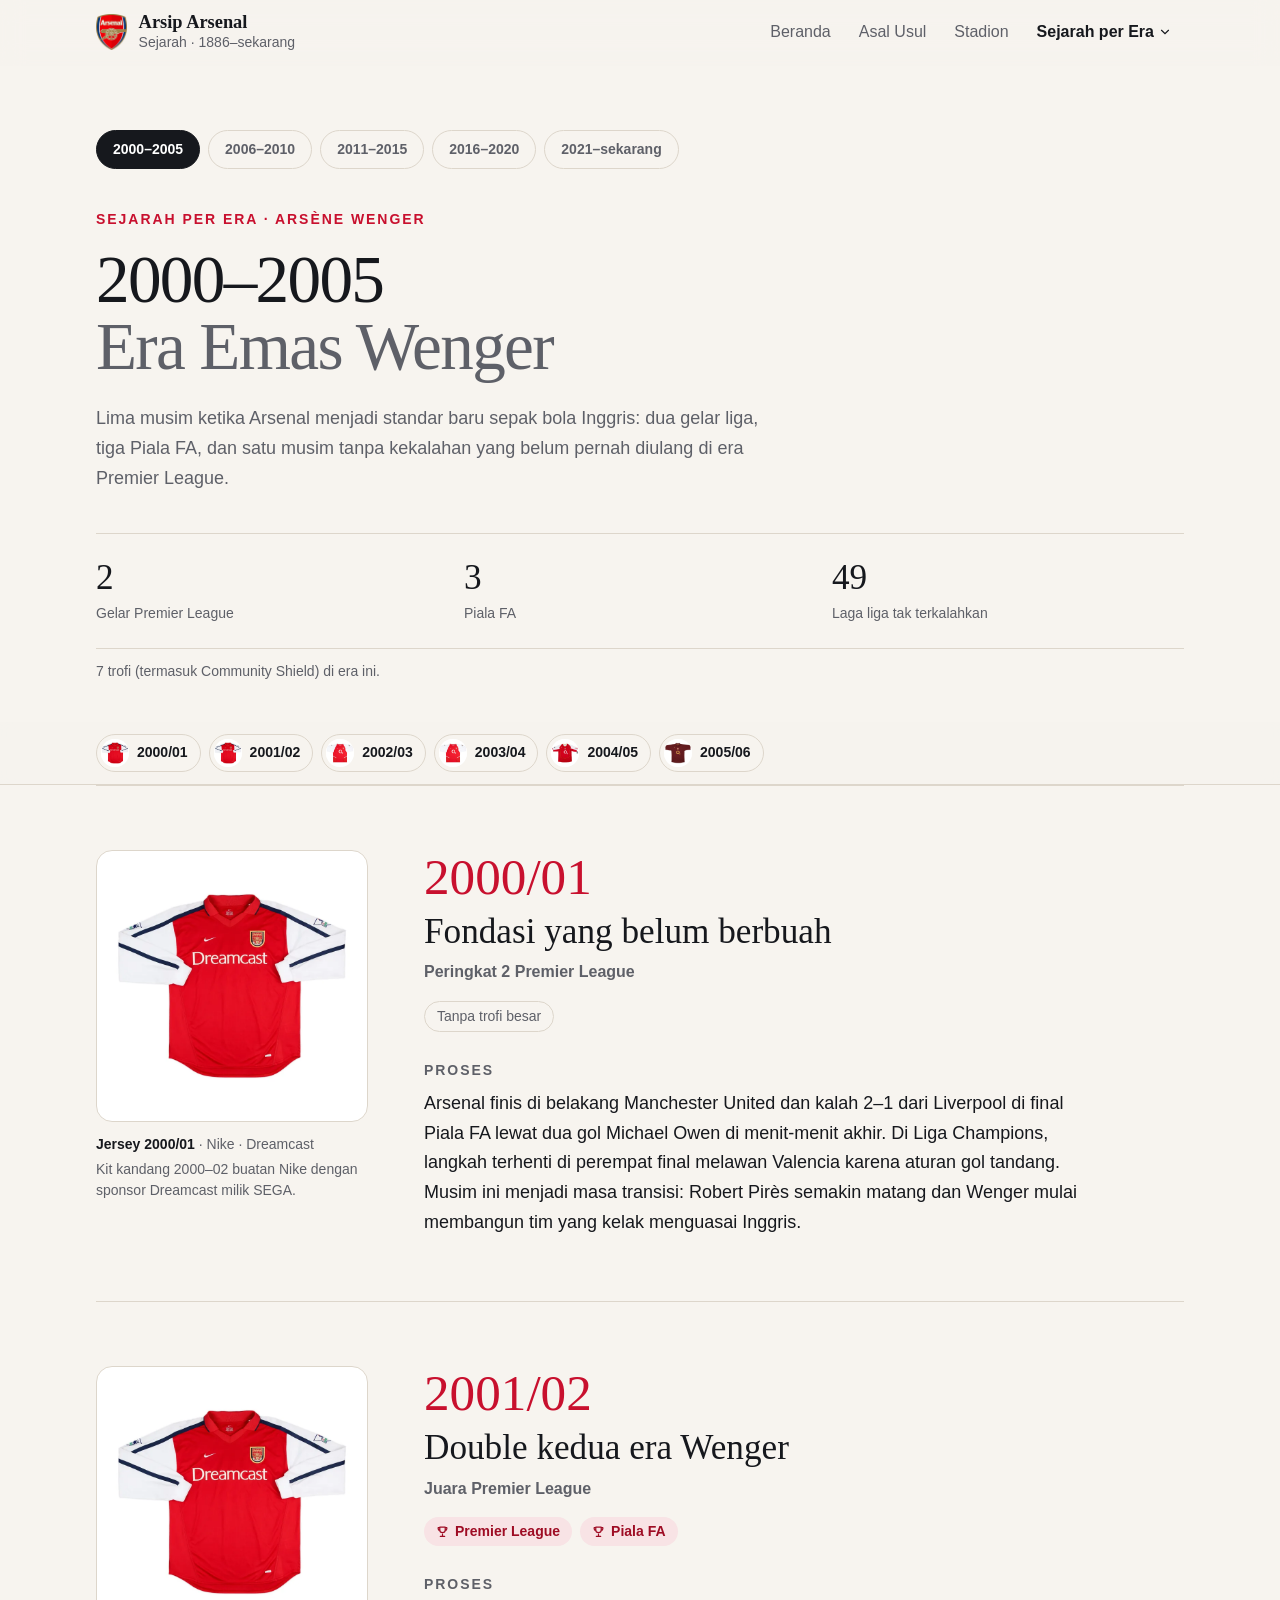
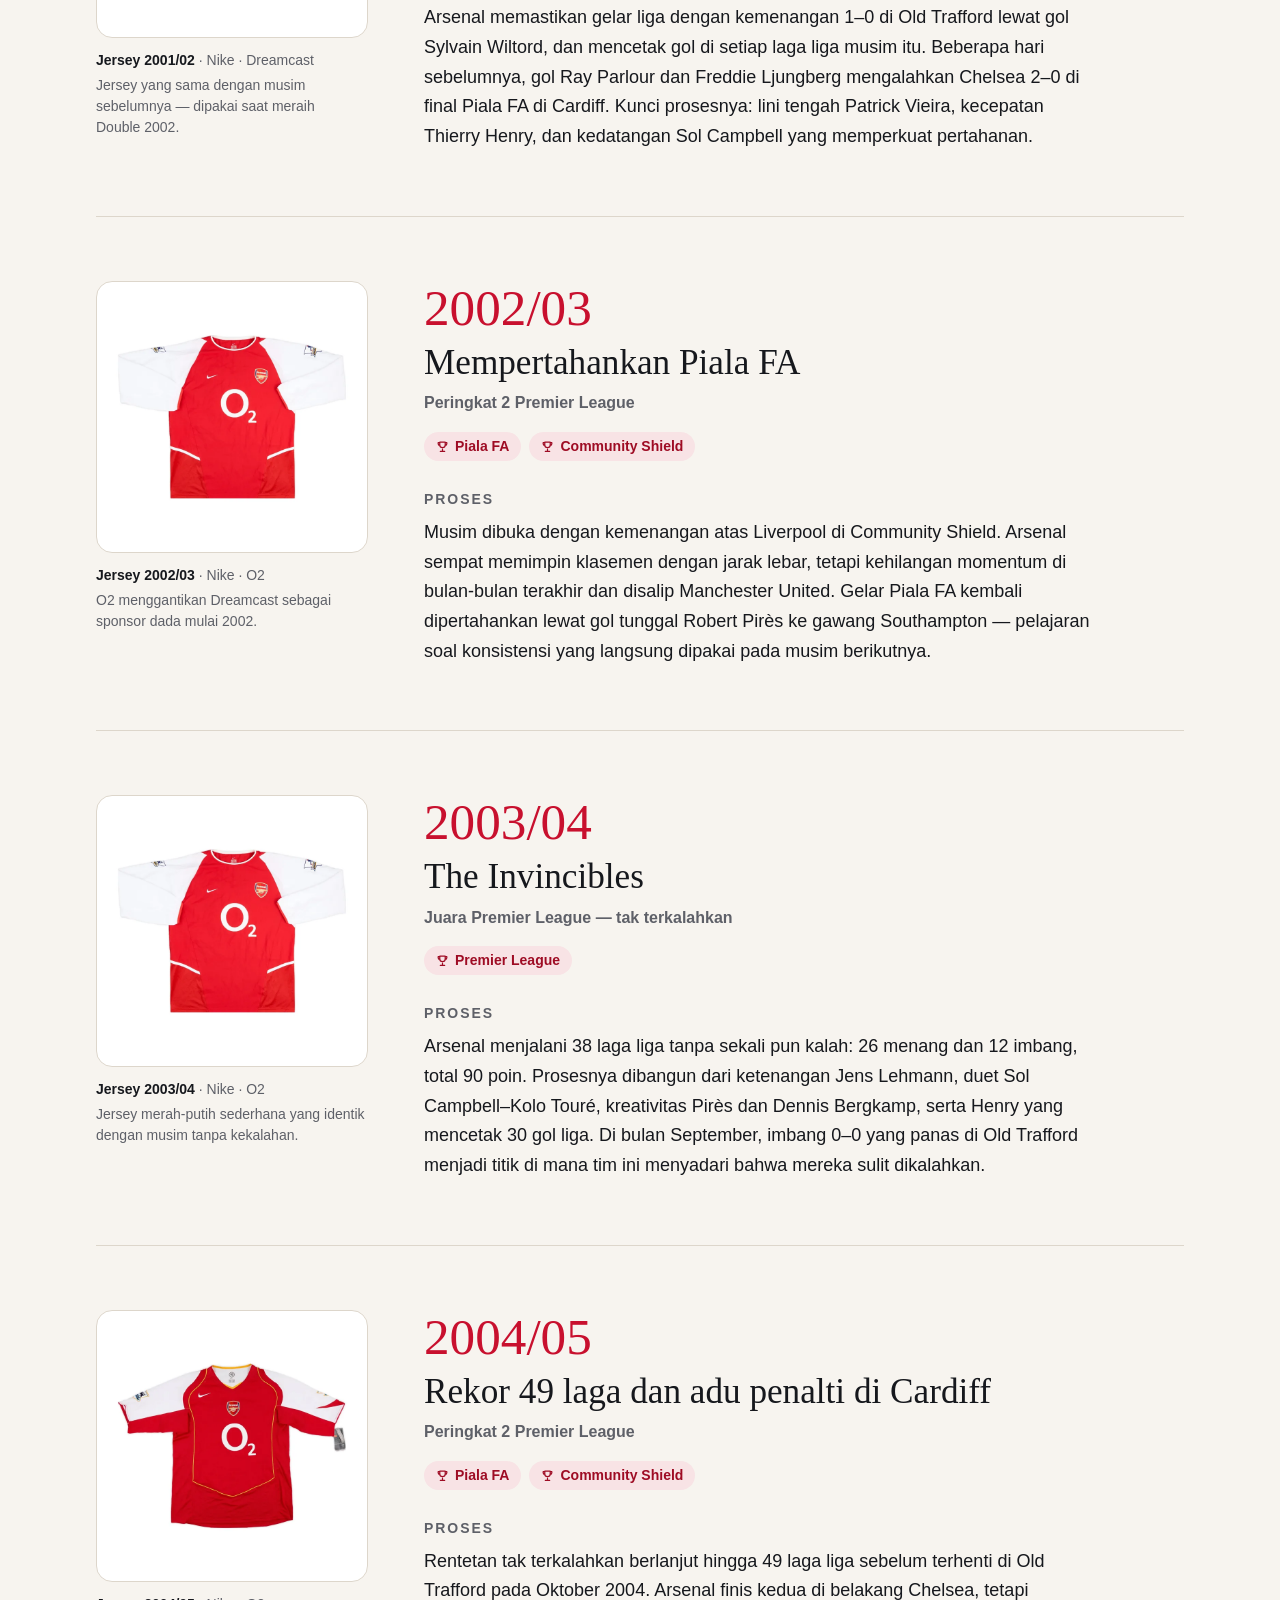
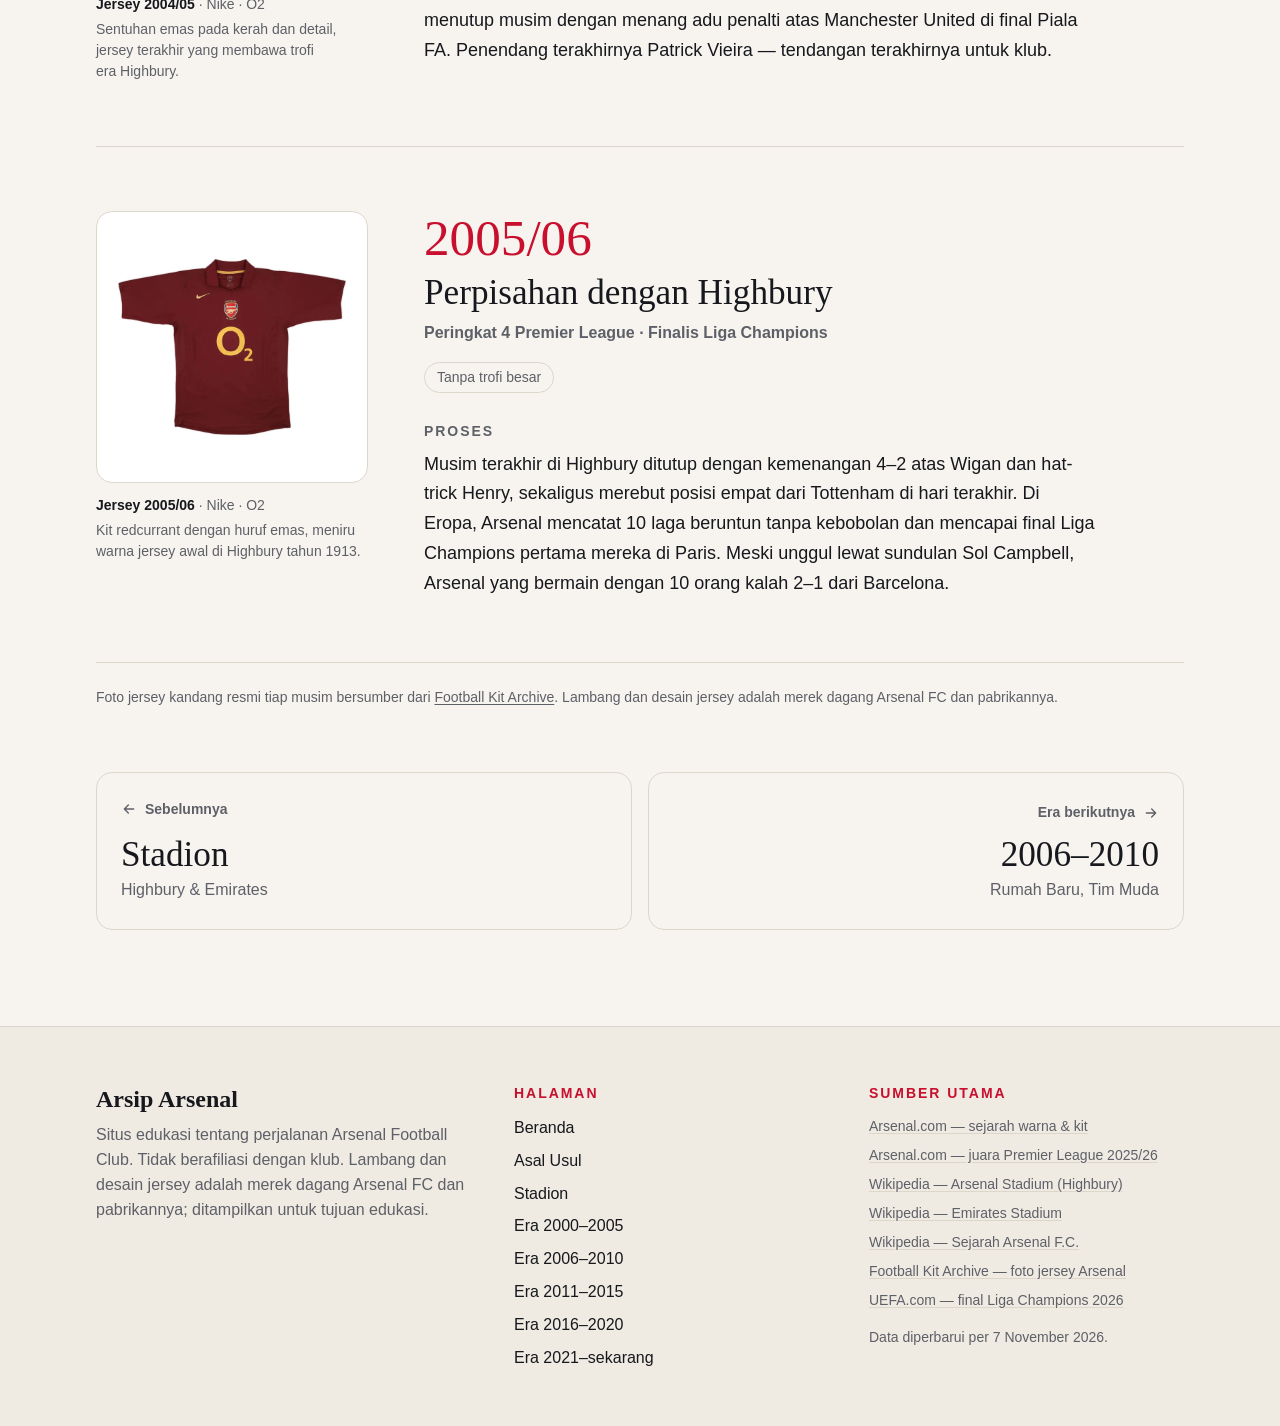
<file: era-2000-2005.html>
<!doctype html>
<html lang="id">
<head>
<meta charset="utf-8">
<meta name="viewport" content="width=device-width, initial-scale=1">
<title>Arsenal 2000–2005 — Era Emas Wenger</title>
<meta name="description" content="Pencapaian, proses, dan jersey Arsenal musim demi musim pada era 2000–2005.">
<meta property="og:title" content="Arsenal 2000–2005 — Era Emas Wenger">
<meta property="og:description" content="Pencapaian, proses, dan jersey Arsenal musim demi musim pada era 2000–2005.">
<meta name="theme-color" content="#F7F4EF">
<link rel="icon" type="image/png" href="img/arsenal-crest.png">
<link rel="preconnect" href="https://api.fontshare.com" crossorigin>
<link href="https://api.fontshare.com/v2/css?f[]=gambetta@400,500,600,700,401&f[]=switzer@400,500,600,700&display=swap" rel="stylesheet">
<link rel="stylesheet" href="style.css">
<script>document.documentElement.classList.add('js')</script>
</head>
<body>

<a href="#isi" class="sr-only focus:not-sr-only focus:fixed focus:left-4 focus:top-4 focus:z-[60] focus:rounded focus:bg-ink focus:px-4 focus:py-2 focus:text-white">Lewati ke konten</a>
<header class="header sticky top-0 z-50">
  <div class="wrap flex h-16 items-center justify-between gap-4">
    <a href="index.html" class="flex items-center gap-3" aria-label="Arsip Arsenal — beranda">
      <img src="img/arsenal-crest.png" alt="Lambang Arsenal FC" width="30" height="35" class="h-9 w-auto">
      <span class="leading-tight"><span class="block font-display text-[1.15rem] font-semibold">Arsip Arsenal</span><span class="block t-xs text-muted -mt-0.5">Sejarah · 1886–sekarang</span></span>
    </a>
    <nav class="hidden items-center gap-1 lg:flex" aria-label="Navigasi utama">
      <a class="navlink" href="index.html">Beranda</a><a class="navlink" href="asal-usul.html">Asal Usul</a><a class="navlink" href="stadion.html">Stadion</a>
      <div class="relative">
        <button id="eraBtn" class="navlink inline-flex items-center gap-1 text-ink font-semibold" aria-expanded="false" aria-controls="eraMenu">Sejarah per Era <svg width="14" height="14" viewBox="0 0 24 24" fill="none" stroke="currentColor" stroke-width="2" stroke-linecap="round" aria-hidden="true"><path d="M6 9l6 6 6-6"/></svg></button>
        <div id="eraMenu" hidden class="absolute right-0 top-full mt-2 w-80 rounded-xl border border-line bg-paper p-2 shadow-[0_12px_40px_-12px_rgba(22,24,29,.25)]"><a href="era-2000-2005.html" class="flex items-baseline justify-between gap-6 rounded-md px-3 py-2.5 hover:bg-paper2" aria-current="page">
      <span class="t-sm font-semibold">2000–2005</span><span class="t-xs text-muted">Era Emas Wenger</span></a><a href="era-2006-2010.html" class="flex items-baseline justify-between gap-6 rounded-md px-3 py-2.5 hover:bg-paper2">
      <span class="t-sm font-semibold">2006–2010</span><span class="t-xs text-muted">Rumah Baru, Tim Muda</span></a><a href="era-2011-2015.html" class="flex items-baseline justify-between gap-6 rounded-md px-3 py-2.5 hover:bg-paper2">
      <span class="t-sm font-semibold">2011–2015</span><span class="t-xs text-muted">Menghapus Puasa Gelar</span></a><a href="era-2016-2020.html" class="flex items-baseline justify-between gap-6 rounded-md px-3 py-2.5 hover:bg-paper2">
      <span class="t-sm font-semibold">2016–2020</span><span class="t-xs text-muted">Akhir Sebuah Era</span></a><a href="era-2021-sekarang.html" class="flex items-baseline justify-between gap-6 rounded-md px-3 py-2.5 hover:bg-paper2">
      <span class="t-sm font-semibold">2021–sekarang</span><span class="t-xs text-muted">Proyek Arteta</span></a></div>
      </div>
    </nav>
    <button id="menuBtn" class="grid h-11 w-11 place-items-center rounded-full border border-line lg:hidden" aria-expanded="false" aria-controls="mobileMenu" aria-label="Buka menu">
      <svg id="iconOpen" width="20" height="20" viewBox="0 0 24 24" fill="none" stroke="currentColor" stroke-width="2" stroke-linecap="round" aria-hidden="true"><path d="M4 7h16M4 12h16M4 17h16"/></svg>
      <svg id="iconClose" class="hidden" width="20" height="20" viewBox="0 0 24 24" fill="none" stroke="currentColor" stroke-width="2" stroke-linecap="round" aria-hidden="true"><path d="M6 6l12 12M18 6L6 18"/></svg>
    </button>
  </div>
  <div class="progress h-[2px] bg-gunner"></div>
</header>
  <div id="mobileMenu" hidden class="menu-panel fixed inset-x-0 top-[66px] bottom-0 z-40 overflow-y-auto bg-paper lg:hidden">
    <div class="wrap pb-12 pt-4">
      <nav aria-label="Navigasi HP">
        <a href="index.html" class="block border-b border-line py-4 font-display t-xl">Beranda</a><a href="asal-usul.html" class="block border-b border-line py-4 font-display t-xl">Asal Usul</a><a href="stadion.html" class="block border-b border-line py-4 font-display t-xl">Stadion</a>
        <p class="eyebrow mt-8 mb-1">Sejarah per Era</p>
        <a href="era-2000-2005.html" class="flex items-baseline justify-between border-b border-line py-4" aria-current="page">
      <span class="font-display t-xl">2000–2005</span><span class="t-xs text-muted">Era Emas Wenger</span></a><a href="era-2006-2010.html" class="flex items-baseline justify-between border-b border-line py-4">
      <span class="font-display t-xl">2006–2010</span><span class="t-xs text-muted">Rumah Baru, Tim Muda</span></a><a href="era-2011-2015.html" class="flex items-baseline justify-between border-b border-line py-4">
      <span class="font-display t-xl">2011–2015</span><span class="t-xs text-muted">Menghapus Puasa Gelar</span></a><a href="era-2016-2020.html" class="flex items-baseline justify-between border-b border-line py-4">
      <span class="font-display t-xl">2016–2020</span><span class="t-xs text-muted">Akhir Sebuah Era</span></a><a href="era-2021-sekarang.html" class="flex items-baseline justify-between border-b border-line py-4">
      <span class="font-display t-xl">2021–sekarang</span><span class="t-xs text-muted">Proyek Arteta</span></a>
      </nav>
    </div>
  </div>

<main id="isi">

<section class="wrap pb-10 pt-10 md:pt-16">
  <nav aria-label="Pilih era" class="season-rail -mx-5 mb-10 flex gap-2 overflow-x-auto px-5 sm:mx-0 sm:px-0">
    <a href="era-2000-2005.html" class="t-xs shrink-0 rounded-full border px-4 py-2 font-semibold border-ink bg-ink text-white" aria-current="page">2000–2005</a><a href="era-2006-2010.html" class="t-xs shrink-0 rounded-full border px-4 py-2 font-semibold border-line text-muted hover:border-ink hover:text-ink">2006–2010</a><a href="era-2011-2015.html" class="t-xs shrink-0 rounded-full border px-4 py-2 font-semibold border-line text-muted hover:border-ink hover:text-ink">2011–2015</a><a href="era-2016-2020.html" class="t-xs shrink-0 rounded-full border px-4 py-2 font-semibold border-line text-muted hover:border-ink hover:text-ink">2016–2020</a><a href="era-2021-sekarang.html" class="t-xs shrink-0 rounded-full border px-4 py-2 font-semibold border-line text-muted hover:border-ink hover:text-ink">2021–sekarang</a>
  </nav>
  <p class="eyebrow">Sejarah per Era · Arsène Wenger</p>
  <h1 class="font-display t-3xl mt-4 font-medium tracking-tight">2000–2005<span class="block text-muted">Era Emas Wenger</span></h1>
  <p class="t-base mt-6 max-w-prose text-muted">Lima musim ketika Arsenal menjadi standar baru sepak bola Inggris: dua gelar liga, tiga Piala FA, dan satu musim tanpa kekalahan yang belum pernah diulang di era Premier League.</p>
  <dl class="mt-10 grid grid-cols-3 gap-4 border-y border-line py-6">
    <div><dt class="sr-only">Gelar Premier League</dt><dd><span class="block font-display t-xl font-medium">2</span><span class="t-xs mt-1 block text-muted">Gelar Premier League</span></dd></div><div><dt class="sr-only">Piala FA</dt><dd><span class="block font-display t-xl font-medium">3</span><span class="t-xs mt-1 block text-muted">Piala FA</span></dd></div><div><dt class="sr-only">Laga liga tak terkalahkan</dt><dd><span class="block font-display t-xl font-medium">49</span><span class="t-xs mt-1 block text-muted">Laga liga tak terkalahkan</span></dd></div>
  </dl>
  <p class="t-xs mt-3 text-muted">7 trofi (termasuk Community Shield) di era ini.</p>
</section>

<div class="sticky top-16 z-40 border-b border-line bg-paper/90 backdrop-blur">
  <nav aria-label="Lompat ke musim" class="season-rail wrap flex gap-2 overflow-x-auto py-3">
    <a href="#musim-2000-01" class="flex shrink-0 items-center gap-2 rounded-full border border-line bg-paper py-1 pl-1 pr-3 t-xs font-semibold transition-colors hover:border-ink">
      <span class="block w-7 overflow-hidden rounded-full bg-white"><img src="img/jersey-2000-01.webp" alt="" width="720" height="720" class="block aspect-square w-full object-contain " loading="lazy" decoding="async"></span>2000/01</a>
    <a href="#musim-2001-02" class="flex shrink-0 items-center gap-2 rounded-full border border-line bg-paper py-1 pl-1 pr-3 t-xs font-semibold transition-colors hover:border-ink">
      <span class="block w-7 overflow-hidden rounded-full bg-white"><img src="img/jersey-2001-02.webp" alt="" width="720" height="720" class="block aspect-square w-full object-contain " loading="lazy" decoding="async"></span>2001/02</a>
    <a href="#musim-2002-03" class="flex shrink-0 items-center gap-2 rounded-full border border-line bg-paper py-1 pl-1 pr-3 t-xs font-semibold transition-colors hover:border-ink">
      <span class="block w-7 overflow-hidden rounded-full bg-white"><img src="img/jersey-2002-03.webp" alt="" width="720" height="720" class="block aspect-square w-full object-contain " loading="lazy" decoding="async"></span>2002/03</a>
    <a href="#musim-2003-04" class="flex shrink-0 items-center gap-2 rounded-full border border-line bg-paper py-1 pl-1 pr-3 t-xs font-semibold transition-colors hover:border-ink">
      <span class="block w-7 overflow-hidden rounded-full bg-white"><img src="img/jersey-2003-04.webp" alt="" width="720" height="720" class="block aspect-square w-full object-contain " loading="lazy" decoding="async"></span>2003/04</a>
    <a href="#musim-2004-05" class="flex shrink-0 items-center gap-2 rounded-full border border-line bg-paper py-1 pl-1 pr-3 t-xs font-semibold transition-colors hover:border-ink">
      <span class="block w-7 overflow-hidden rounded-full bg-white"><img src="img/jersey-2004-05.webp" alt="" width="720" height="720" class="block aspect-square w-full object-contain " loading="lazy" decoding="async"></span>2004/05</a>
    <a href="#musim-2005-06" class="flex shrink-0 items-center gap-2 rounded-full border border-line bg-paper py-1 pl-1 pr-3 t-xs font-semibold transition-colors hover:border-ink">
      <span class="block w-7 overflow-hidden rounded-full bg-white"><img src="img/jersey-2005-06.webp" alt="" width="720" height="720" class="block aspect-square w-full object-contain " loading="lazy" decoding="async"></span>2005/06</a></nav>
</div>

<section class="wrap" aria-label="Musim-musim 2000–2005">
  
  <article id="musim-2000-01" data-season class="reveal grid gap-8 border-t border-line py-12 md:grid-cols-[minmax(0,17rem)_1fr] md:gap-14 md:py-16">
    <div class="md:sticky md:top-36 md:self-start">
      <div class="mx-auto max-w-[16rem] overflow-hidden rounded-2xl border border-line bg-white p-3 md:max-w-none">
        <div class="jersey-card"><img src="img/jersey-2000-01.webp" alt="Foto jersey kandang resmi Arsenal musim 2000/01, buatan Nike dengan sponsor Dreamcast" width="720" height="720" class="block aspect-square w-full object-contain " decoding="async"></div>
      </div>
      <p class="t-xs mt-3 text-center text-muted md:text-left"><span class="font-semibold text-ink">Jersey 2000/01</span> · Nike · Dreamcast</p>
      <p class="t-xs mt-1 text-center text-muted md:text-left">Kit kandang 2000–02 buatan Nike dengan sponsor Dreamcast milik SEGA.</p>
    </div>
    <div>
      <div class="flex flex-wrap items-center gap-2">
        <span class="font-display t-2xl font-medium text-gunner">2000/01</span>
        
      </div>
      <h2 class="font-display t-xl mt-2 font-medium">Fondasi yang belum berbuah</h2>
      <p class="t-sm mt-2 font-semibold text-muted">Peringkat 2 Premier League</p>
      <div class="mt-4 flex flex-wrap gap-2">
        <span class="chip">Tanpa trofi besar</span>
      </div>
      <h3 class="t-xs mt-7 font-semibold uppercase tracking-[0.14em] text-muted">Proses</h3>
      <p class="mt-2 max-w-prose">Arsenal finis di belakang Manchester United dan kalah 2–1 dari Liverpool di final Piala FA lewat dua gol Michael Owen di menit-menit akhir. Di Liga Champions, langkah terhenti di perempat final melawan Valencia karena aturan gol tandang. Musim ini menjadi masa transisi: Robert Pirès semakin matang dan Wenger mulai membangun tim yang kelak menguasai Inggris.</p>
      
    </div>
  </article>
  <article id="musim-2001-02" data-season class="reveal grid gap-8 border-t border-line py-12 md:grid-cols-[minmax(0,17rem)_1fr] md:gap-14 md:py-16">
    <div class="md:sticky md:top-36 md:self-start">
      <div class="mx-auto max-w-[16rem] overflow-hidden rounded-2xl border border-line bg-white p-3 md:max-w-none">
        <div class="jersey-card"><img src="img/jersey-2001-02.webp" alt="Foto jersey kandang resmi Arsenal musim 2001/02, buatan Nike dengan sponsor Dreamcast" width="720" height="720" class="block aspect-square w-full object-contain " loading="lazy" decoding="async"></div>
      </div>
      <p class="t-xs mt-3 text-center text-muted md:text-left"><span class="font-semibold text-ink">Jersey 2001/02</span> · Nike · Dreamcast</p>
      <p class="t-xs mt-1 text-center text-muted md:text-left">Jersey yang sama dengan musim sebelumnya — dipakai saat meraih Double 2002.</p>
    </div>
    <div>
      <div class="flex flex-wrap items-center gap-2">
        <span class="font-display t-2xl font-medium text-gunner">2001/02</span>
        
      </div>
      <h2 class="font-display t-xl mt-2 font-medium">Double kedua era Wenger</h2>
      <p class="t-sm mt-2 font-semibold text-muted">Juara Premier League</p>
      <div class="mt-4 flex flex-wrap gap-2">
        <span class="trophy"><svg width="13" height="13" viewBox="0 0 24 24" fill="none" stroke="currentColor" stroke-width="2.2" stroke-linecap="round" stroke-linejoin="round" aria-hidden="true"><path d="M8 21h8M12 17v4M7 4h10v5a5 5 0 0 1-10 0V4zM17 5h3v2a3 3 0 0 1-3 3M7 5H4v2a3 3 0 0 0 3 3"/></svg>Premier League</span><span class="trophy"><svg width="13" height="13" viewBox="0 0 24 24" fill="none" stroke="currentColor" stroke-width="2.2" stroke-linecap="round" stroke-linejoin="round" aria-hidden="true"><path d="M8 21h8M12 17v4M7 4h10v5a5 5 0 0 1-10 0V4zM17 5h3v2a3 3 0 0 1-3 3M7 5H4v2a3 3 0 0 0 3 3"/></svg>Piala FA</span>
      </div>
      <h3 class="t-xs mt-7 font-semibold uppercase tracking-[0.14em] text-muted">Proses</h3>
      <p class="mt-2 max-w-prose">Arsenal memastikan gelar liga dengan kemenangan 1–0 di Old Trafford lewat gol Sylvain Wiltord, dan mencetak gol di setiap laga liga musim itu. Beberapa hari sebelumnya, gol Ray Parlour dan Freddie Ljungberg mengalahkan Chelsea 2–0 di final Piala FA di Cardiff. Kunci prosesnya: lini tengah Patrick Vieira, kecepatan Thierry Henry, dan kedatangan Sol Campbell yang memperkuat pertahanan.</p>
      
    </div>
  </article>
  <article id="musim-2002-03" data-season class="reveal grid gap-8 border-t border-line py-12 md:grid-cols-[minmax(0,17rem)_1fr] md:gap-14 md:py-16">
    <div class="md:sticky md:top-36 md:self-start">
      <div class="mx-auto max-w-[16rem] overflow-hidden rounded-2xl border border-line bg-white p-3 md:max-w-none">
        <div class="jersey-card"><img src="img/jersey-2002-03.webp" alt="Foto jersey kandang resmi Arsenal musim 2002/03, buatan Nike dengan sponsor O2" width="720" height="720" class="block aspect-square w-full object-contain " loading="lazy" decoding="async"></div>
      </div>
      <p class="t-xs mt-3 text-center text-muted md:text-left"><span class="font-semibold text-ink">Jersey 2002/03</span> · Nike · O2</p>
      <p class="t-xs mt-1 text-center text-muted md:text-left">O2 menggantikan Dreamcast sebagai sponsor dada mulai 2002.</p>
    </div>
    <div>
      <div class="flex flex-wrap items-center gap-2">
        <span class="font-display t-2xl font-medium text-gunner">2002/03</span>
        
      </div>
      <h2 class="font-display t-xl mt-2 font-medium">Mempertahankan Piala FA</h2>
      <p class="t-sm mt-2 font-semibold text-muted">Peringkat 2 Premier League</p>
      <div class="mt-4 flex flex-wrap gap-2">
        <span class="trophy"><svg width="13" height="13" viewBox="0 0 24 24" fill="none" stroke="currentColor" stroke-width="2.2" stroke-linecap="round" stroke-linejoin="round" aria-hidden="true"><path d="M8 21h8M12 17v4M7 4h10v5a5 5 0 0 1-10 0V4zM17 5h3v2a3 3 0 0 1-3 3M7 5H4v2a3 3 0 0 0 3 3"/></svg>Piala FA</span><span class="trophy"><svg width="13" height="13" viewBox="0 0 24 24" fill="none" stroke="currentColor" stroke-width="2.2" stroke-linecap="round" stroke-linejoin="round" aria-hidden="true"><path d="M8 21h8M12 17v4M7 4h10v5a5 5 0 0 1-10 0V4zM17 5h3v2a3 3 0 0 1-3 3M7 5H4v2a3 3 0 0 0 3 3"/></svg>Community Shield</span>
      </div>
      <h3 class="t-xs mt-7 font-semibold uppercase tracking-[0.14em] text-muted">Proses</h3>
      <p class="mt-2 max-w-prose">Musim dibuka dengan kemenangan atas Liverpool di Community Shield. Arsenal sempat memimpin klasemen dengan jarak lebar, tetapi kehilangan momentum di bulan-bulan terakhir dan disalip Manchester United. Gelar Piala FA kembali dipertahankan lewat gol tunggal Robert Pirès ke gawang Southampton — pelajaran soal konsistensi yang langsung dipakai pada musim berikutnya.</p>
      
    </div>
  </article>
  <article id="musim-2003-04" data-season class="reveal grid gap-8 border-t border-line py-12 md:grid-cols-[minmax(0,17rem)_1fr] md:gap-14 md:py-16">
    <div class="md:sticky md:top-36 md:self-start">
      <div class="mx-auto max-w-[16rem] overflow-hidden rounded-2xl border border-line bg-white p-3 md:max-w-none">
        <div class="jersey-card"><img src="img/jersey-2003-04.webp" alt="Foto jersey kandang resmi Arsenal musim 2003/04, buatan Nike dengan sponsor O2" width="720" height="720" class="block aspect-square w-full object-contain " loading="lazy" decoding="async"></div>
      </div>
      <p class="t-xs mt-3 text-center text-muted md:text-left"><span class="font-semibold text-ink">Jersey 2003/04</span> · Nike · O2</p>
      <p class="t-xs mt-1 text-center text-muted md:text-left">Jersey merah-putih sederhana yang identik dengan musim tanpa kekalahan.</p>
    </div>
    <div>
      <div class="flex flex-wrap items-center gap-2">
        <span class="font-display t-2xl font-medium text-gunner">2003/04</span>
        
      </div>
      <h2 class="font-display t-xl mt-2 font-medium">The Invincibles</h2>
      <p class="t-sm mt-2 font-semibold text-muted">Juara Premier League — tak terkalahkan</p>
      <div class="mt-4 flex flex-wrap gap-2">
        <span class="trophy"><svg width="13" height="13" viewBox="0 0 24 24" fill="none" stroke="currentColor" stroke-width="2.2" stroke-linecap="round" stroke-linejoin="round" aria-hidden="true"><path d="M8 21h8M12 17v4M7 4h10v5a5 5 0 0 1-10 0V4zM17 5h3v2a3 3 0 0 1-3 3M7 5H4v2a3 3 0 0 0 3 3"/></svg>Premier League</span>
      </div>
      <h3 class="t-xs mt-7 font-semibold uppercase tracking-[0.14em] text-muted">Proses</h3>
      <p class="mt-2 max-w-prose">Arsenal menjalani 38 laga liga tanpa sekali pun kalah: 26 menang dan 12 imbang, total 90 poin. Prosesnya dibangun dari ketenangan Jens Lehmann, duet Sol Campbell–Kolo Touré, kreativitas Pirès dan Dennis Bergkamp, serta Henry yang mencetak 30 gol liga. Di bulan September, imbang 0–0 yang panas di Old Trafford menjadi titik di mana tim ini menyadari bahwa mereka sulit dikalahkan.</p>
      
    </div>
  </article>
  <article id="musim-2004-05" data-season class="reveal grid gap-8 border-t border-line py-12 md:grid-cols-[minmax(0,17rem)_1fr] md:gap-14 md:py-16">
    <div class="md:sticky md:top-36 md:self-start">
      <div class="mx-auto max-w-[16rem] overflow-hidden rounded-2xl border border-line bg-white p-3 md:max-w-none">
        <div class="jersey-card"><img src="img/jersey-2004-05.webp" alt="Foto jersey kandang resmi Arsenal musim 2004/05, buatan Nike dengan sponsor O2" width="720" height="720" class="block aspect-square w-full object-contain " loading="lazy" decoding="async"></div>
      </div>
      <p class="t-xs mt-3 text-center text-muted md:text-left"><span class="font-semibold text-ink">Jersey 2004/05</span> · Nike · O2</p>
      <p class="t-xs mt-1 text-center text-muted md:text-left">Sentuhan emas pada kerah dan detail, jersey terakhir yang membawa trofi era Highbury.</p>
    </div>
    <div>
      <div class="flex flex-wrap items-center gap-2">
        <span class="font-display t-2xl font-medium text-gunner">2004/05</span>
        
      </div>
      <h2 class="font-display t-xl mt-2 font-medium">Rekor 49 laga dan adu penalti di Cardiff</h2>
      <p class="t-sm mt-2 font-semibold text-muted">Peringkat 2 Premier League</p>
      <div class="mt-4 flex flex-wrap gap-2">
        <span class="trophy"><svg width="13" height="13" viewBox="0 0 24 24" fill="none" stroke="currentColor" stroke-width="2.2" stroke-linecap="round" stroke-linejoin="round" aria-hidden="true"><path d="M8 21h8M12 17v4M7 4h10v5a5 5 0 0 1-10 0V4zM17 5h3v2a3 3 0 0 1-3 3M7 5H4v2a3 3 0 0 0 3 3"/></svg>Piala FA</span><span class="trophy"><svg width="13" height="13" viewBox="0 0 24 24" fill="none" stroke="currentColor" stroke-width="2.2" stroke-linecap="round" stroke-linejoin="round" aria-hidden="true"><path d="M8 21h8M12 17v4M7 4h10v5a5 5 0 0 1-10 0V4zM17 5h3v2a3 3 0 0 1-3 3M7 5H4v2a3 3 0 0 0 3 3"/></svg>Community Shield</span>
      </div>
      <h3 class="t-xs mt-7 font-semibold uppercase tracking-[0.14em] text-muted">Proses</h3>
      <p class="mt-2 max-w-prose">Rentetan tak terkalahkan berlanjut hingga 49 laga liga sebelum terhenti di Old Trafford pada Oktober 2004. Arsenal finis kedua di belakang Chelsea, tetapi menutup musim dengan menang adu penalti atas Manchester United di final Piala FA. Penendang terakhirnya Patrick Vieira — tendangan terakhirnya untuk klub.</p>
      
    </div>
  </article>
  <article id="musim-2005-06" data-season class="reveal grid gap-8 border-t border-line py-12 md:grid-cols-[minmax(0,17rem)_1fr] md:gap-14 md:py-16">
    <div class="md:sticky md:top-36 md:self-start">
      <div class="mx-auto max-w-[16rem] overflow-hidden rounded-2xl border border-line bg-white p-3 md:max-w-none">
        <div class="jersey-card"><img src="img/jersey-2005-06.webp" alt="Foto jersey kandang resmi Arsenal musim 2005/06, buatan Nike dengan sponsor O2" width="720" height="720" class="block aspect-square w-full object-contain " loading="lazy" decoding="async"></div>
      </div>
      <p class="t-xs mt-3 text-center text-muted md:text-left"><span class="font-semibold text-ink">Jersey 2005/06</span> · Nike · O2</p>
      <p class="t-xs mt-1 text-center text-muted md:text-left">Kit redcurrant dengan huruf emas, meniru warna jersey awal di Highbury tahun 1913.</p>
    </div>
    <div>
      <div class="flex flex-wrap items-center gap-2">
        <span class="font-display t-2xl font-medium text-gunner">2005/06</span>
        
      </div>
      <h2 class="font-display t-xl mt-2 font-medium">Perpisahan dengan Highbury</h2>
      <p class="t-sm mt-2 font-semibold text-muted">Peringkat 4 Premier League · Finalis Liga Champions</p>
      <div class="mt-4 flex flex-wrap gap-2">
        <span class="chip">Tanpa trofi besar</span>
      </div>
      <h3 class="t-xs mt-7 font-semibold uppercase tracking-[0.14em] text-muted">Proses</h3>
      <p class="mt-2 max-w-prose">Musim terakhir di Highbury ditutup dengan kemenangan 4–2 atas Wigan dan hat-trick Henry, sekaligus merebut posisi empat dari Tottenham di hari terakhir. Di Eropa, Arsenal mencatat 10 laga beruntun tanpa kebobolan dan mencapai final Liga Champions pertama mereka di Paris. Meski unggul lewat sundulan Sol Campbell, Arsenal yang bermain dengan 10 orang kalah 2–1 dari Barcelona.</p>
      
    </div>
  </article>
  <p class="t-xs border-t border-line pt-6 text-muted">Foto jersey kandang resmi tiap musim bersumber dari <a class="underline underline-offset-2 hover:text-ink" href="https://www.footballkitarchive.com/arsenal-fc-kits-t9/" target="_blank" rel="noopener">Football Kit Archive</a>. Lambang dan desain jersey adalah merek dagang Arsenal FC dan pabrikannya.</p>
</section>

<nav class="wrap mt-16 grid gap-4 sm:grid-cols-2" aria-label="Era lain">
  <a href="stadion.html" class="group rounded-2xl border border-line p-6 hover:border-ink"><span class="t-xs inline-flex items-center gap-2 font-semibold text-muted"><svg width="16" height="16" viewBox="0 0 24 24" fill="none" stroke="currentColor" stroke-width="2" stroke-linecap="round" stroke-linejoin="round" aria-hidden="true"><path d="M19 12H5M11 18l-6-6 6-6"/></svg> Sebelumnya</span><span class="font-display t-xl mt-2 block">Stadion</span><span class="t-sm text-muted">Highbury & Emirates</span></a>
  <a href="era-2006-2010.html" class="group rounded-2xl border border-line p-6 text-right hover:border-ink"><span class="t-xs inline-flex items-center gap-2 font-semibold text-muted">Era berikutnya <svg width="16" height="16" viewBox="0 0 24 24" fill="none" stroke="currentColor" stroke-width="2" stroke-linecap="round" stroke-linejoin="round" aria-hidden="true"><path d="M5 12h14M13 6l6 6-6 6"/></svg></span><span class="font-display t-xl mt-2 block">2006–2010</span><span class="t-sm text-muted">Rumah Baru, Tim Muda</span></a>
</nav>
</main>

<footer class="mt-24 border-t border-line bg-paper2">
  <div class="wrap grid gap-10 py-14 md:grid-cols-[1.2fr_1fr_1fr]">
    <div>
      <p class="font-display t-lg font-semibold">Arsip Arsenal</p>
      <p class="t-sm mt-2 max-w-sm text-muted">Situs edukasi tentang perjalanan Arsenal Football Club. Tidak berafiliasi dengan klub. Lambang dan desain jersey adalah merek dagang Arsenal FC dan pabrikannya; ditampilkan untuk tujuan edukasi.</p>
    </div>
    <div>
      <p class="eyebrow mb-3">Halaman</p>
      <ul class="t-sm space-y-2">
        <li><a class="hover:text-gunner" href="index.html">Beranda</a></li><li><a class="hover:text-gunner" href="asal-usul.html">Asal Usul</a></li><li><a class="hover:text-gunner" href="stadion.html">Stadion</a></li>
        <li><a class="hover:text-gunner" href="era-2000-2005.html">Era 2000–2005</a></li><li><a class="hover:text-gunner" href="era-2006-2010.html">Era 2006–2010</a></li><li><a class="hover:text-gunner" href="era-2011-2015.html">Era 2011–2015</a></li><li><a class="hover:text-gunner" href="era-2016-2020.html">Era 2016–2020</a></li><li><a class="hover:text-gunner" href="era-2021-sekarang.html">Era 2021–sekarang</a></li>
      </ul>
    </div>
    <div>
      <p class="eyebrow mb-3">Sumber utama</p>
      <ul class="t-xs space-y-2 text-muted">
        <li><a class="underline decoration-line underline-offset-2 hover:text-ink" href="https://www.arsenal.com/feature/come-on-you-reds-the-clubs-colours-ayiCp8g3niSF" target="_blank" rel="noopener">Arsenal.com — sejarah warna & kit</a></li><li><a class="underline decoration-line underline-offset-2 hover:text-ink" href="https://www.arsenal.com/news/arsenal-crowned-202526-premier-league-champions-aOhcw4T06mFw" target="_blank" rel="noopener">Arsenal.com — juara Premier League 2025/26</a></li><li><a class="underline decoration-line underline-offset-2 hover:text-ink" href="https://en.wikipedia.org/wiki/Arsenal_Stadium" target="_blank" rel="noopener">Wikipedia — Arsenal Stadium (Highbury)</a></li><li><a class="underline decoration-line underline-offset-2 hover:text-ink" href="https://en.wikipedia.org/wiki/Emirates_Stadium" target="_blank" rel="noopener">Wikipedia — Emirates Stadium</a></li><li><a class="underline decoration-line underline-offset-2 hover:text-ink" href="https://en.wikipedia.org/wiki/History_of_Arsenal_F.C._(1886%E2%80%931966)" target="_blank" rel="noopener">Wikipedia — Sejarah Arsenal F.C.</a></li><li><a class="underline decoration-line underline-offset-2 hover:text-ink" href="https://www.footballkitarchive.com/arsenal-fc-kits-t9/" target="_blank" rel="noopener">Football Kit Archive — foto jersey Arsenal</a></li><li><a class="underline decoration-line underline-offset-2 hover:text-ink" href="https://www.uefa.com/uefachampionsleague/news/02a5-20c02e59f219-15e92acdc717-1000/" target="_blank" rel="noopener">UEFA.com — final Liga Champions 2026</a></li>
      </ul>
      <p class="t-xs mt-4 text-muted">Data diperbarui per 7 November 2026.</p>
    </div>
  </div>
</footer>
<script src="main.js" defer></script>
</body>
</html>
</file>
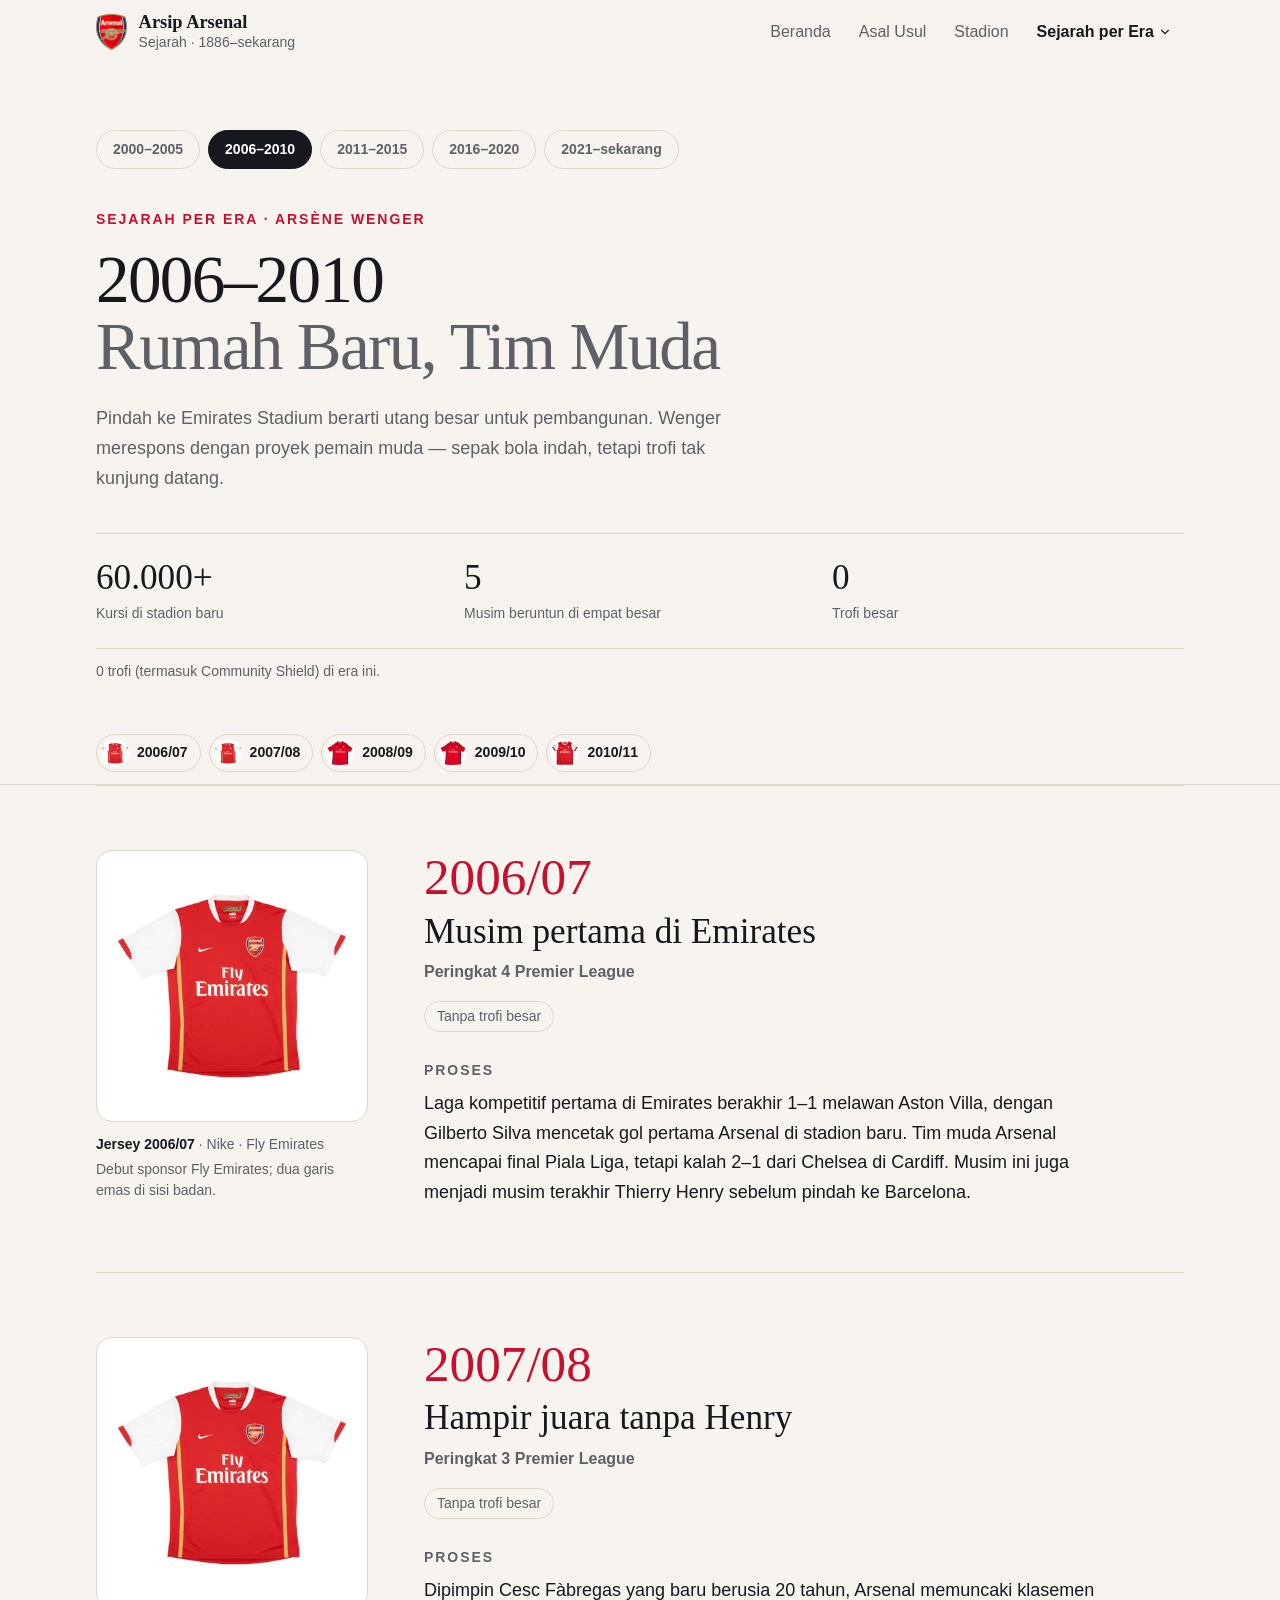
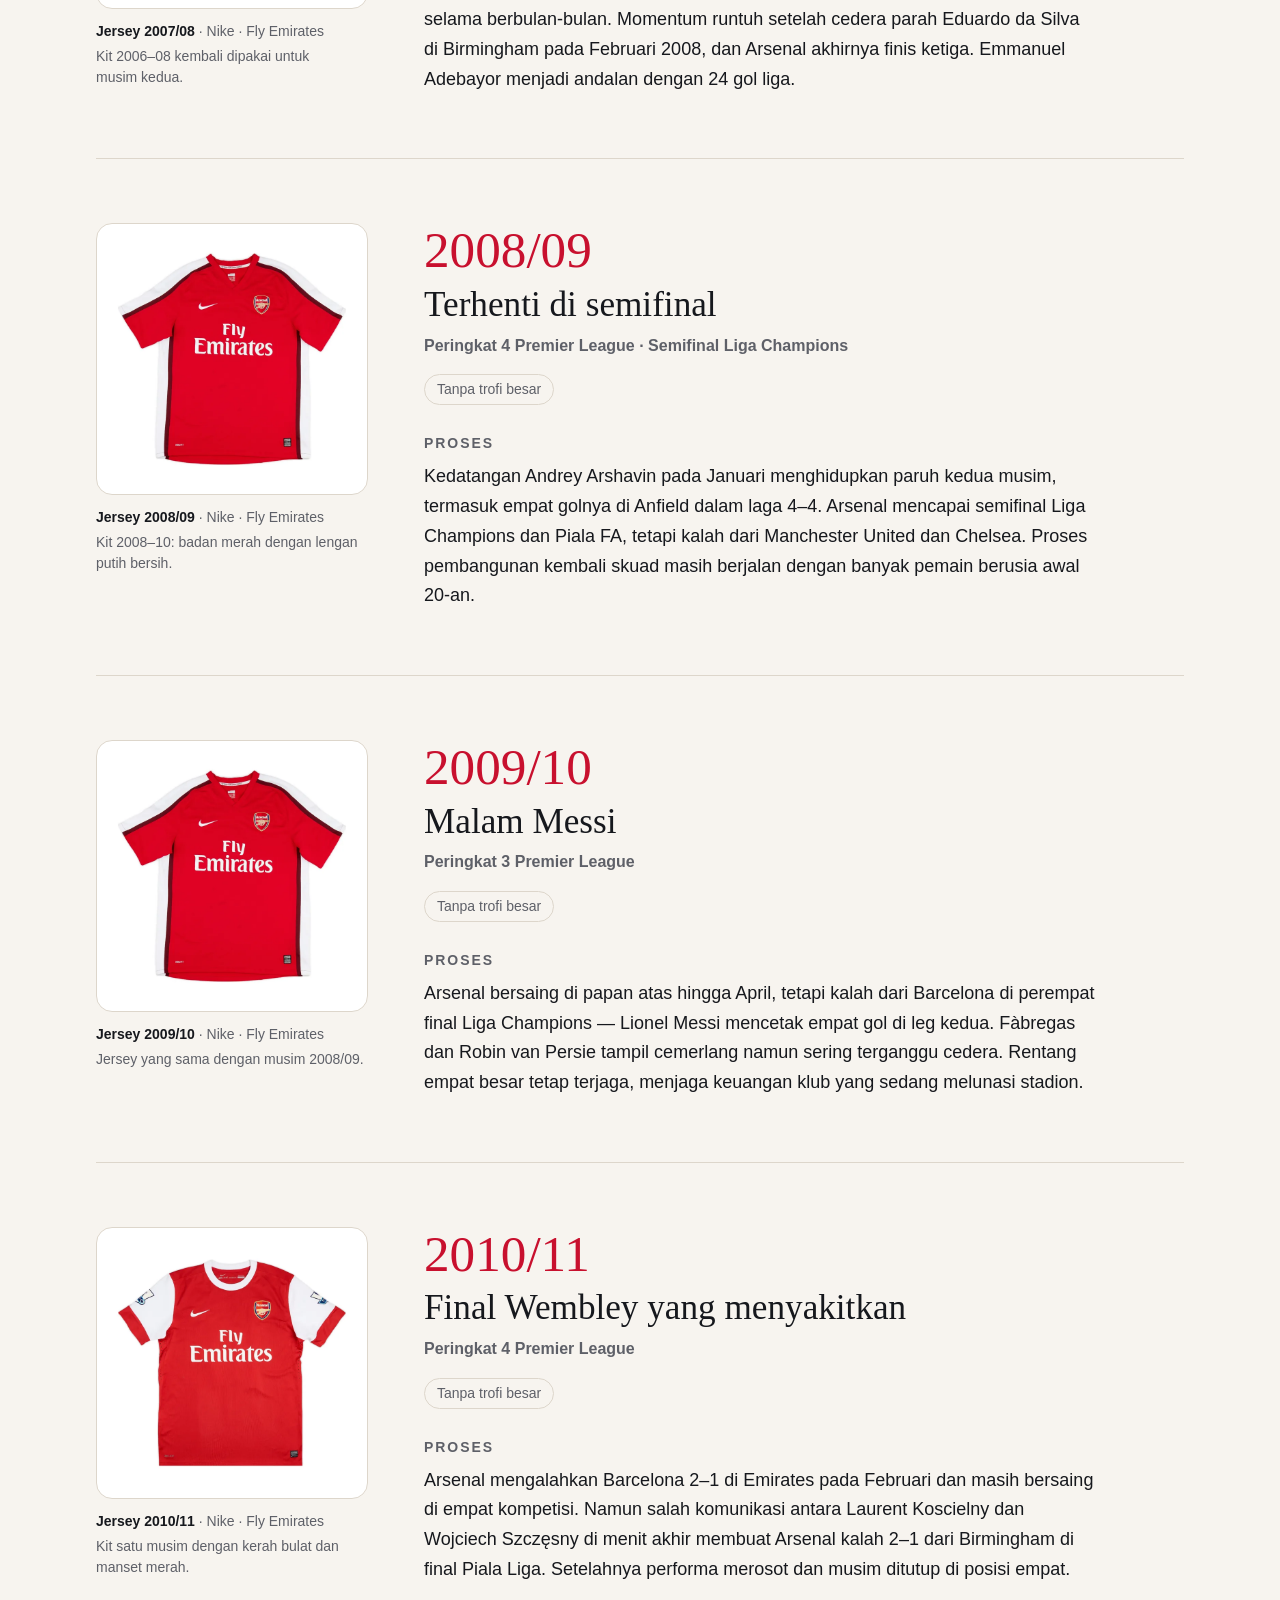
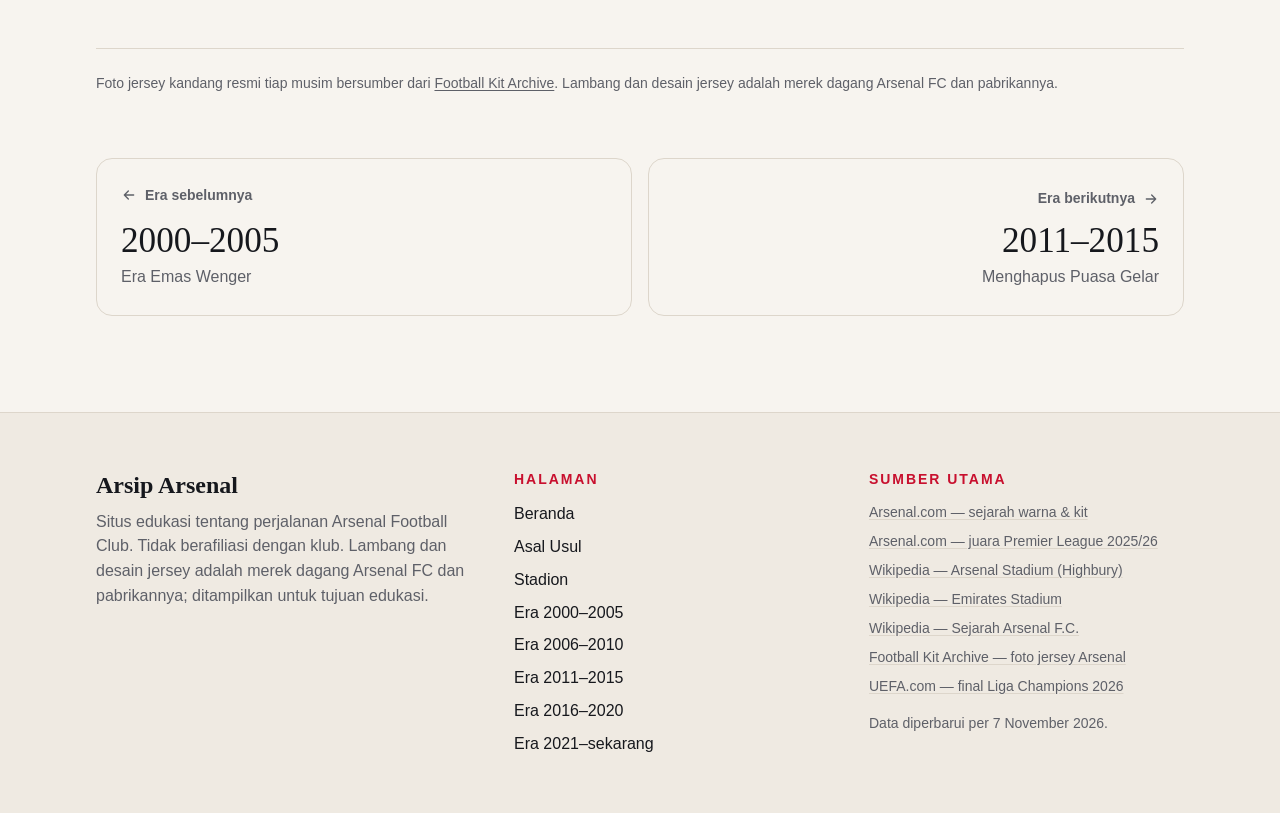
<file: era-2006-2010.html>
<!doctype html>
<html lang="id">
<head>
<meta charset="utf-8">
<meta name="viewport" content="width=device-width, initial-scale=1">
<title>Arsenal 2006–2010 — Rumah Baru, Tim Muda</title>
<meta name="description" content="Pencapaian, proses, dan jersey Arsenal musim demi musim pada era 2006–2010.">
<meta property="og:title" content="Arsenal 2006–2010 — Rumah Baru, Tim Muda">
<meta property="og:description" content="Pencapaian, proses, dan jersey Arsenal musim demi musim pada era 2006–2010.">
<meta name="theme-color" content="#F7F4EF">
<link rel="icon" type="image/png" href="img/arsenal-crest.png">
<link rel="preconnect" href="https://api.fontshare.com" crossorigin>
<link href="https://api.fontshare.com/v2/css?f[]=gambetta@400,500,600,700,401&f[]=switzer@400,500,600,700&display=swap" rel="stylesheet">
<link rel="stylesheet" href="style.css">
<script>document.documentElement.classList.add('js')</script>
</head>
<body>

<a href="#isi" class="sr-only focus:not-sr-only focus:fixed focus:left-4 focus:top-4 focus:z-[60] focus:rounded focus:bg-ink focus:px-4 focus:py-2 focus:text-white">Lewati ke konten</a>
<header class="header sticky top-0 z-50">
  <div class="wrap flex h-16 items-center justify-between gap-4">
    <a href="index.html" class="flex items-center gap-3" aria-label="Arsip Arsenal — beranda">
      <img src="img/arsenal-crest.png" alt="Lambang Arsenal FC" width="30" height="35" class="h-9 w-auto">
      <span class="leading-tight"><span class="block font-display text-[1.15rem] font-semibold">Arsip Arsenal</span><span class="block t-xs text-muted -mt-0.5">Sejarah · 1886–sekarang</span></span>
    </a>
    <nav class="hidden items-center gap-1 lg:flex" aria-label="Navigasi utama">
      <a class="navlink" href="index.html">Beranda</a><a class="navlink" href="asal-usul.html">Asal Usul</a><a class="navlink" href="stadion.html">Stadion</a>
      <div class="relative">
        <button id="eraBtn" class="navlink inline-flex items-center gap-1 text-ink font-semibold" aria-expanded="false" aria-controls="eraMenu">Sejarah per Era <svg width="14" height="14" viewBox="0 0 24 24" fill="none" stroke="currentColor" stroke-width="2" stroke-linecap="round" aria-hidden="true"><path d="M6 9l6 6 6-6"/></svg></button>
        <div id="eraMenu" hidden class="absolute right-0 top-full mt-2 w-80 rounded-xl border border-line bg-paper p-2 shadow-[0_12px_40px_-12px_rgba(22,24,29,.25)]"><a href="era-2000-2005.html" class="flex items-baseline justify-between gap-6 rounded-md px-3 py-2.5 hover:bg-paper2">
      <span class="t-sm font-semibold">2000–2005</span><span class="t-xs text-muted">Era Emas Wenger</span></a><a href="era-2006-2010.html" class="flex items-baseline justify-between gap-6 rounded-md px-3 py-2.5 hover:bg-paper2" aria-current="page">
      <span class="t-sm font-semibold">2006–2010</span><span class="t-xs text-muted">Rumah Baru, Tim Muda</span></a><a href="era-2011-2015.html" class="flex items-baseline justify-between gap-6 rounded-md px-3 py-2.5 hover:bg-paper2">
      <span class="t-sm font-semibold">2011–2015</span><span class="t-xs text-muted">Menghapus Puasa Gelar</span></a><a href="era-2016-2020.html" class="flex items-baseline justify-between gap-6 rounded-md px-3 py-2.5 hover:bg-paper2">
      <span class="t-sm font-semibold">2016–2020</span><span class="t-xs text-muted">Akhir Sebuah Era</span></a><a href="era-2021-sekarang.html" class="flex items-baseline justify-between gap-6 rounded-md px-3 py-2.5 hover:bg-paper2">
      <span class="t-sm font-semibold">2021–sekarang</span><span class="t-xs text-muted">Proyek Arteta</span></a></div>
      </div>
    </nav>
    <button id="menuBtn" class="grid h-11 w-11 place-items-center rounded-full border border-line lg:hidden" aria-expanded="false" aria-controls="mobileMenu" aria-label="Buka menu">
      <svg id="iconOpen" width="20" height="20" viewBox="0 0 24 24" fill="none" stroke="currentColor" stroke-width="2" stroke-linecap="round" aria-hidden="true"><path d="M4 7h16M4 12h16M4 17h16"/></svg>
      <svg id="iconClose" class="hidden" width="20" height="20" viewBox="0 0 24 24" fill="none" stroke="currentColor" stroke-width="2" stroke-linecap="round" aria-hidden="true"><path d="M6 6l12 12M18 6L6 18"/></svg>
    </button>
  </div>
  <div class="progress h-[2px] bg-gunner"></div>
</header>
  <div id="mobileMenu" hidden class="menu-panel fixed inset-x-0 top-[66px] bottom-0 z-40 overflow-y-auto bg-paper lg:hidden">
    <div class="wrap pb-12 pt-4">
      <nav aria-label="Navigasi HP">
        <a href="index.html" class="block border-b border-line py-4 font-display t-xl">Beranda</a><a href="asal-usul.html" class="block border-b border-line py-4 font-display t-xl">Asal Usul</a><a href="stadion.html" class="block border-b border-line py-4 font-display t-xl">Stadion</a>
        <p class="eyebrow mt-8 mb-1">Sejarah per Era</p>
        <a href="era-2000-2005.html" class="flex items-baseline justify-between border-b border-line py-4">
      <span class="font-display t-xl">2000–2005</span><span class="t-xs text-muted">Era Emas Wenger</span></a><a href="era-2006-2010.html" class="flex items-baseline justify-between border-b border-line py-4" aria-current="page">
      <span class="font-display t-xl">2006–2010</span><span class="t-xs text-muted">Rumah Baru, Tim Muda</span></a><a href="era-2011-2015.html" class="flex items-baseline justify-between border-b border-line py-4">
      <span class="font-display t-xl">2011–2015</span><span class="t-xs text-muted">Menghapus Puasa Gelar</span></a><a href="era-2016-2020.html" class="flex items-baseline justify-between border-b border-line py-4">
      <span class="font-display t-xl">2016–2020</span><span class="t-xs text-muted">Akhir Sebuah Era</span></a><a href="era-2021-sekarang.html" class="flex items-baseline justify-between border-b border-line py-4">
      <span class="font-display t-xl">2021–sekarang</span><span class="t-xs text-muted">Proyek Arteta</span></a>
      </nav>
    </div>
  </div>

<main id="isi">

<section class="wrap pb-10 pt-10 md:pt-16">
  <nav aria-label="Pilih era" class="season-rail -mx-5 mb-10 flex gap-2 overflow-x-auto px-5 sm:mx-0 sm:px-0">
    <a href="era-2000-2005.html" class="t-xs shrink-0 rounded-full border px-4 py-2 font-semibold border-line text-muted hover:border-ink hover:text-ink">2000–2005</a><a href="era-2006-2010.html" class="t-xs shrink-0 rounded-full border px-4 py-2 font-semibold border-ink bg-ink text-white" aria-current="page">2006–2010</a><a href="era-2011-2015.html" class="t-xs shrink-0 rounded-full border px-4 py-2 font-semibold border-line text-muted hover:border-ink hover:text-ink">2011–2015</a><a href="era-2016-2020.html" class="t-xs shrink-0 rounded-full border px-4 py-2 font-semibold border-line text-muted hover:border-ink hover:text-ink">2016–2020</a><a href="era-2021-sekarang.html" class="t-xs shrink-0 rounded-full border px-4 py-2 font-semibold border-line text-muted hover:border-ink hover:text-ink">2021–sekarang</a>
  </nav>
  <p class="eyebrow">Sejarah per Era · Arsène Wenger</p>
  <h1 class="font-display t-3xl mt-4 font-medium tracking-tight">2006–2010<span class="block text-muted">Rumah Baru, Tim Muda</span></h1>
  <p class="t-base mt-6 max-w-prose text-muted">Pindah ke Emirates Stadium berarti utang besar untuk pembangunan. Wenger merespons dengan proyek pemain muda — sepak bola indah, tetapi trofi tak kunjung datang.</p>
  <dl class="mt-10 grid grid-cols-3 gap-4 border-y border-line py-6">
    <div><dt class="sr-only">Kursi di stadion baru</dt><dd><span class="block font-display t-xl font-medium">60.000+</span><span class="t-xs mt-1 block text-muted">Kursi di stadion baru</span></dd></div><div><dt class="sr-only">Musim beruntun di empat besar</dt><dd><span class="block font-display t-xl font-medium">5</span><span class="t-xs mt-1 block text-muted">Musim beruntun di empat besar</span></dd></div><div><dt class="sr-only">Trofi besar</dt><dd><span class="block font-display t-xl font-medium">0</span><span class="t-xs mt-1 block text-muted">Trofi besar</span></dd></div>
  </dl>
  <p class="t-xs mt-3 text-muted">0 trofi (termasuk Community Shield) di era ini.</p>
</section>

<div class="sticky top-16 z-40 border-b border-line bg-paper/90 backdrop-blur">
  <nav aria-label="Lompat ke musim" class="season-rail wrap flex gap-2 overflow-x-auto py-3">
    <a href="#musim-2006-07" class="flex shrink-0 items-center gap-2 rounded-full border border-line bg-paper py-1 pl-1 pr-3 t-xs font-semibold transition-colors hover:border-ink">
      <span class="block w-7 overflow-hidden rounded-full bg-white"><img src="img/jersey-2006-07.webp" alt="" width="720" height="720" class="block aspect-square w-full object-contain " loading="lazy" decoding="async"></span>2006/07</a>
    <a href="#musim-2007-08" class="flex shrink-0 items-center gap-2 rounded-full border border-line bg-paper py-1 pl-1 pr-3 t-xs font-semibold transition-colors hover:border-ink">
      <span class="block w-7 overflow-hidden rounded-full bg-white"><img src="img/jersey-2007-08.webp" alt="" width="720" height="720" class="block aspect-square w-full object-contain " loading="lazy" decoding="async"></span>2007/08</a>
    <a href="#musim-2008-09" class="flex shrink-0 items-center gap-2 rounded-full border border-line bg-paper py-1 pl-1 pr-3 t-xs font-semibold transition-colors hover:border-ink">
      <span class="block w-7 overflow-hidden rounded-full bg-white"><img src="img/jersey-2008-09.webp" alt="" width="720" height="720" class="block aspect-square w-full object-contain " loading="lazy" decoding="async"></span>2008/09</a>
    <a href="#musim-2009-10" class="flex shrink-0 items-center gap-2 rounded-full border border-line bg-paper py-1 pl-1 pr-3 t-xs font-semibold transition-colors hover:border-ink">
      <span class="block w-7 overflow-hidden rounded-full bg-white"><img src="img/jersey-2009-10.webp" alt="" width="720" height="720" class="block aspect-square w-full object-contain " loading="lazy" decoding="async"></span>2009/10</a>
    <a href="#musim-2010-11" class="flex shrink-0 items-center gap-2 rounded-full border border-line bg-paper py-1 pl-1 pr-3 t-xs font-semibold transition-colors hover:border-ink">
      <span class="block w-7 overflow-hidden rounded-full bg-white"><img src="img/jersey-2010-11.webp" alt="" width="720" height="720" class="block aspect-square w-full object-contain " loading="lazy" decoding="async"></span>2010/11</a></nav>
</div>

<section class="wrap" aria-label="Musim-musim 2006–2010">
  
  <article id="musim-2006-07" data-season class="reveal grid gap-8 border-t border-line py-12 md:grid-cols-[minmax(0,17rem)_1fr] md:gap-14 md:py-16">
    <div class="md:sticky md:top-36 md:self-start">
      <div class="mx-auto max-w-[16rem] overflow-hidden rounded-2xl border border-line bg-white p-3 md:max-w-none">
        <div class="jersey-card"><img src="img/jersey-2006-07.webp" alt="Foto jersey kandang resmi Arsenal musim 2006/07, buatan Nike dengan sponsor Fly Emirates" width="720" height="720" class="block aspect-square w-full object-contain " decoding="async"></div>
      </div>
      <p class="t-xs mt-3 text-center text-muted md:text-left"><span class="font-semibold text-ink">Jersey 2006/07</span> · Nike · Fly Emirates</p>
      <p class="t-xs mt-1 text-center text-muted md:text-left">Debut sponsor Fly Emirates; dua garis emas di sisi badan.</p>
    </div>
    <div>
      <div class="flex flex-wrap items-center gap-2">
        <span class="font-display t-2xl font-medium text-gunner">2006/07</span>
        
      </div>
      <h2 class="font-display t-xl mt-2 font-medium">Musim pertama di Emirates</h2>
      <p class="t-sm mt-2 font-semibold text-muted">Peringkat 4 Premier League</p>
      <div class="mt-4 flex flex-wrap gap-2">
        <span class="chip">Tanpa trofi besar</span>
      </div>
      <h3 class="t-xs mt-7 font-semibold uppercase tracking-[0.14em] text-muted">Proses</h3>
      <p class="mt-2 max-w-prose">Laga kompetitif pertama di Emirates berakhir 1–1 melawan Aston Villa, dengan Gilberto Silva mencetak gol pertama Arsenal di stadion baru. Tim muda Arsenal mencapai final Piala Liga, tetapi kalah 2–1 dari Chelsea di Cardiff. Musim ini juga menjadi musim terakhir Thierry Henry sebelum pindah ke Barcelona.</p>
      
    </div>
  </article>
  <article id="musim-2007-08" data-season class="reveal grid gap-8 border-t border-line py-12 md:grid-cols-[minmax(0,17rem)_1fr] md:gap-14 md:py-16">
    <div class="md:sticky md:top-36 md:self-start">
      <div class="mx-auto max-w-[16rem] overflow-hidden rounded-2xl border border-line bg-white p-3 md:max-w-none">
        <div class="jersey-card"><img src="img/jersey-2007-08.webp" alt="Foto jersey kandang resmi Arsenal musim 2007/08, buatan Nike dengan sponsor Fly Emirates" width="720" height="720" class="block aspect-square w-full object-contain " loading="lazy" decoding="async"></div>
      </div>
      <p class="t-xs mt-3 text-center text-muted md:text-left"><span class="font-semibold text-ink">Jersey 2007/08</span> · Nike · Fly Emirates</p>
      <p class="t-xs mt-1 text-center text-muted md:text-left">Kit 2006–08 kembali dipakai untuk musim kedua.</p>
    </div>
    <div>
      <div class="flex flex-wrap items-center gap-2">
        <span class="font-display t-2xl font-medium text-gunner">2007/08</span>
        
      </div>
      <h2 class="font-display t-xl mt-2 font-medium">Hampir juara tanpa Henry</h2>
      <p class="t-sm mt-2 font-semibold text-muted">Peringkat 3 Premier League</p>
      <div class="mt-4 flex flex-wrap gap-2">
        <span class="chip">Tanpa trofi besar</span>
      </div>
      <h3 class="t-xs mt-7 font-semibold uppercase tracking-[0.14em] text-muted">Proses</h3>
      <p class="mt-2 max-w-prose">Dipimpin Cesc Fàbregas yang baru berusia 20 tahun, Arsenal memuncaki klasemen selama berbulan-bulan. Momentum runtuh setelah cedera parah Eduardo da Silva di Birmingham pada Februari 2008, dan Arsenal akhirnya finis ketiga. Emmanuel Adebayor menjadi andalan dengan 24 gol liga.</p>
      
    </div>
  </article>
  <article id="musim-2008-09" data-season class="reveal grid gap-8 border-t border-line py-12 md:grid-cols-[minmax(0,17rem)_1fr] md:gap-14 md:py-16">
    <div class="md:sticky md:top-36 md:self-start">
      <div class="mx-auto max-w-[16rem] overflow-hidden rounded-2xl border border-line bg-white p-3 md:max-w-none">
        <div class="jersey-card"><img src="img/jersey-2008-09.webp" alt="Foto jersey kandang resmi Arsenal musim 2008/09, buatan Nike dengan sponsor Fly Emirates" width="720" height="720" class="block aspect-square w-full object-contain " loading="lazy" decoding="async"></div>
      </div>
      <p class="t-xs mt-3 text-center text-muted md:text-left"><span class="font-semibold text-ink">Jersey 2008/09</span> · Nike · Fly Emirates</p>
      <p class="t-xs mt-1 text-center text-muted md:text-left">Kit 2008–10: badan merah dengan lengan putih bersih.</p>
    </div>
    <div>
      <div class="flex flex-wrap items-center gap-2">
        <span class="font-display t-2xl font-medium text-gunner">2008/09</span>
        
      </div>
      <h2 class="font-display t-xl mt-2 font-medium">Terhenti di semifinal</h2>
      <p class="t-sm mt-2 font-semibold text-muted">Peringkat 4 Premier League · Semifinal Liga Champions</p>
      <div class="mt-4 flex flex-wrap gap-2">
        <span class="chip">Tanpa trofi besar</span>
      </div>
      <h3 class="t-xs mt-7 font-semibold uppercase tracking-[0.14em] text-muted">Proses</h3>
      <p class="mt-2 max-w-prose">Kedatangan Andrey Arshavin pada Januari menghidupkan paruh kedua musim, termasuk empat golnya di Anfield dalam laga 4–4. Arsenal mencapai semifinal Liga Champions dan Piala FA, tetapi kalah dari Manchester United dan Chelsea. Proses pembangunan kembali skuad masih berjalan dengan banyak pemain berusia awal 20-an.</p>
      
    </div>
  </article>
  <article id="musim-2009-10" data-season class="reveal grid gap-8 border-t border-line py-12 md:grid-cols-[minmax(0,17rem)_1fr] md:gap-14 md:py-16">
    <div class="md:sticky md:top-36 md:self-start">
      <div class="mx-auto max-w-[16rem] overflow-hidden rounded-2xl border border-line bg-white p-3 md:max-w-none">
        <div class="jersey-card"><img src="img/jersey-2009-10.webp" alt="Foto jersey kandang resmi Arsenal musim 2009/10, buatan Nike dengan sponsor Fly Emirates" width="720" height="720" class="block aspect-square w-full object-contain " loading="lazy" decoding="async"></div>
      </div>
      <p class="t-xs mt-3 text-center text-muted md:text-left"><span class="font-semibold text-ink">Jersey 2009/10</span> · Nike · Fly Emirates</p>
      <p class="t-xs mt-1 text-center text-muted md:text-left">Jersey yang sama dengan musim 2008/09.</p>
    </div>
    <div>
      <div class="flex flex-wrap items-center gap-2">
        <span class="font-display t-2xl font-medium text-gunner">2009/10</span>
        
      </div>
      <h2 class="font-display t-xl mt-2 font-medium">Malam Messi</h2>
      <p class="t-sm mt-2 font-semibold text-muted">Peringkat 3 Premier League</p>
      <div class="mt-4 flex flex-wrap gap-2">
        <span class="chip">Tanpa trofi besar</span>
      </div>
      <h3 class="t-xs mt-7 font-semibold uppercase tracking-[0.14em] text-muted">Proses</h3>
      <p class="mt-2 max-w-prose">Arsenal bersaing di papan atas hingga April, tetapi kalah dari Barcelona di perempat final Liga Champions — Lionel Messi mencetak empat gol di leg kedua. Fàbregas dan Robin van Persie tampil cemerlang namun sering terganggu cedera. Rentang empat besar tetap terjaga, menjaga keuangan klub yang sedang melunasi stadion.</p>
      
    </div>
  </article>
  <article id="musim-2010-11" data-season class="reveal grid gap-8 border-t border-line py-12 md:grid-cols-[minmax(0,17rem)_1fr] md:gap-14 md:py-16">
    <div class="md:sticky md:top-36 md:self-start">
      <div class="mx-auto max-w-[16rem] overflow-hidden rounded-2xl border border-line bg-white p-3 md:max-w-none">
        <div class="jersey-card"><img src="img/jersey-2010-11.webp" alt="Foto jersey kandang resmi Arsenal musim 2010/11, buatan Nike dengan sponsor Fly Emirates" width="720" height="720" class="block aspect-square w-full object-contain " loading="lazy" decoding="async"></div>
      </div>
      <p class="t-xs mt-3 text-center text-muted md:text-left"><span class="font-semibold text-ink">Jersey 2010/11</span> · Nike · Fly Emirates</p>
      <p class="t-xs mt-1 text-center text-muted md:text-left">Kit satu musim dengan kerah bulat dan manset merah.</p>
    </div>
    <div>
      <div class="flex flex-wrap items-center gap-2">
        <span class="font-display t-2xl font-medium text-gunner">2010/11</span>
        
      </div>
      <h2 class="font-display t-xl mt-2 font-medium">Final Wembley yang menyakitkan</h2>
      <p class="t-sm mt-2 font-semibold text-muted">Peringkat 4 Premier League</p>
      <div class="mt-4 flex flex-wrap gap-2">
        <span class="chip">Tanpa trofi besar</span>
      </div>
      <h3 class="t-xs mt-7 font-semibold uppercase tracking-[0.14em] text-muted">Proses</h3>
      <p class="mt-2 max-w-prose">Arsenal mengalahkan Barcelona 2–1 di Emirates pada Februari dan masih bersaing di empat kompetisi. Namun salah komunikasi antara Laurent Koscielny dan Wojciech Szczęsny di menit akhir membuat Arsenal kalah 2–1 dari Birmingham di final Piala Liga. Setelahnya performa merosot dan musim ditutup di posisi empat.</p>
      
    </div>
  </article>
  <p class="t-xs border-t border-line pt-6 text-muted">Foto jersey kandang resmi tiap musim bersumber dari <a class="underline underline-offset-2 hover:text-ink" href="https://www.footballkitarchive.com/arsenal-fc-kits-t9/" target="_blank" rel="noopener">Football Kit Archive</a>. Lambang dan desain jersey adalah merek dagang Arsenal FC dan pabrikannya.</p>
</section>

<nav class="wrap mt-16 grid gap-4 sm:grid-cols-2" aria-label="Era lain">
  <a href="era-2000-2005.html" class="group rounded-2xl border border-line p-6 hover:border-ink"><span class="t-xs inline-flex items-center gap-2 font-semibold text-muted"><svg width="16" height="16" viewBox="0 0 24 24" fill="none" stroke="currentColor" stroke-width="2" stroke-linecap="round" stroke-linejoin="round" aria-hidden="true"><path d="M19 12H5M11 18l-6-6 6-6"/></svg> Era sebelumnya</span><span class="font-display t-xl mt-2 block">2000–2005</span><span class="t-sm text-muted">Era Emas Wenger</span></a>
  <a href="era-2011-2015.html" class="group rounded-2xl border border-line p-6 text-right hover:border-ink"><span class="t-xs inline-flex items-center gap-2 font-semibold text-muted">Era berikutnya <svg width="16" height="16" viewBox="0 0 24 24" fill="none" stroke="currentColor" stroke-width="2" stroke-linecap="round" stroke-linejoin="round" aria-hidden="true"><path d="M5 12h14M13 6l6 6-6 6"/></svg></span><span class="font-display t-xl mt-2 block">2011–2015</span><span class="t-sm text-muted">Menghapus Puasa Gelar</span></a>
</nav>
</main>

<footer class="mt-24 border-t border-line bg-paper2">
  <div class="wrap grid gap-10 py-14 md:grid-cols-[1.2fr_1fr_1fr]">
    <div>
      <p class="font-display t-lg font-semibold">Arsip Arsenal</p>
      <p class="t-sm mt-2 max-w-sm text-muted">Situs edukasi tentang perjalanan Arsenal Football Club. Tidak berafiliasi dengan klub. Lambang dan desain jersey adalah merek dagang Arsenal FC dan pabrikannya; ditampilkan untuk tujuan edukasi.</p>
    </div>
    <div>
      <p class="eyebrow mb-3">Halaman</p>
      <ul class="t-sm space-y-2">
        <li><a class="hover:text-gunner" href="index.html">Beranda</a></li><li><a class="hover:text-gunner" href="asal-usul.html">Asal Usul</a></li><li><a class="hover:text-gunner" href="stadion.html">Stadion</a></li>
        <li><a class="hover:text-gunner" href="era-2000-2005.html">Era 2000–2005</a></li><li><a class="hover:text-gunner" href="era-2006-2010.html">Era 2006–2010</a></li><li><a class="hover:text-gunner" href="era-2011-2015.html">Era 2011–2015</a></li><li><a class="hover:text-gunner" href="era-2016-2020.html">Era 2016–2020</a></li><li><a class="hover:text-gunner" href="era-2021-sekarang.html">Era 2021–sekarang</a></li>
      </ul>
    </div>
    <div>
      <p class="eyebrow mb-3">Sumber utama</p>
      <ul class="t-xs space-y-2 text-muted">
        <li><a class="underline decoration-line underline-offset-2 hover:text-ink" href="https://www.arsenal.com/feature/come-on-you-reds-the-clubs-colours-ayiCp8g3niSF" target="_blank" rel="noopener">Arsenal.com — sejarah warna & kit</a></li><li><a class="underline decoration-line underline-offset-2 hover:text-ink" href="https://www.arsenal.com/news/arsenal-crowned-202526-premier-league-champions-aOhcw4T06mFw" target="_blank" rel="noopener">Arsenal.com — juara Premier League 2025/26</a></li><li><a class="underline decoration-line underline-offset-2 hover:text-ink" href="https://en.wikipedia.org/wiki/Arsenal_Stadium" target="_blank" rel="noopener">Wikipedia — Arsenal Stadium (Highbury)</a></li><li><a class="underline decoration-line underline-offset-2 hover:text-ink" href="https://en.wikipedia.org/wiki/Emirates_Stadium" target="_blank" rel="noopener">Wikipedia — Emirates Stadium</a></li><li><a class="underline decoration-line underline-offset-2 hover:text-ink" href="https://en.wikipedia.org/wiki/History_of_Arsenal_F.C._(1886%E2%80%931966)" target="_blank" rel="noopener">Wikipedia — Sejarah Arsenal F.C.</a></li><li><a class="underline decoration-line underline-offset-2 hover:text-ink" href="https://www.footballkitarchive.com/arsenal-fc-kits-t9/" target="_blank" rel="noopener">Football Kit Archive — foto jersey Arsenal</a></li><li><a class="underline decoration-line underline-offset-2 hover:text-ink" href="https://www.uefa.com/uefachampionsleague/news/02a5-20c02e59f219-15e92acdc717-1000/" target="_blank" rel="noopener">UEFA.com — final Liga Champions 2026</a></li>
      </ul>
      <p class="t-xs mt-4 text-muted">Data diperbarui per 7 November 2026.</p>
    </div>
  </div>
</footer>
<script src="main.js" defer></script>
</body>
</html>
</file>
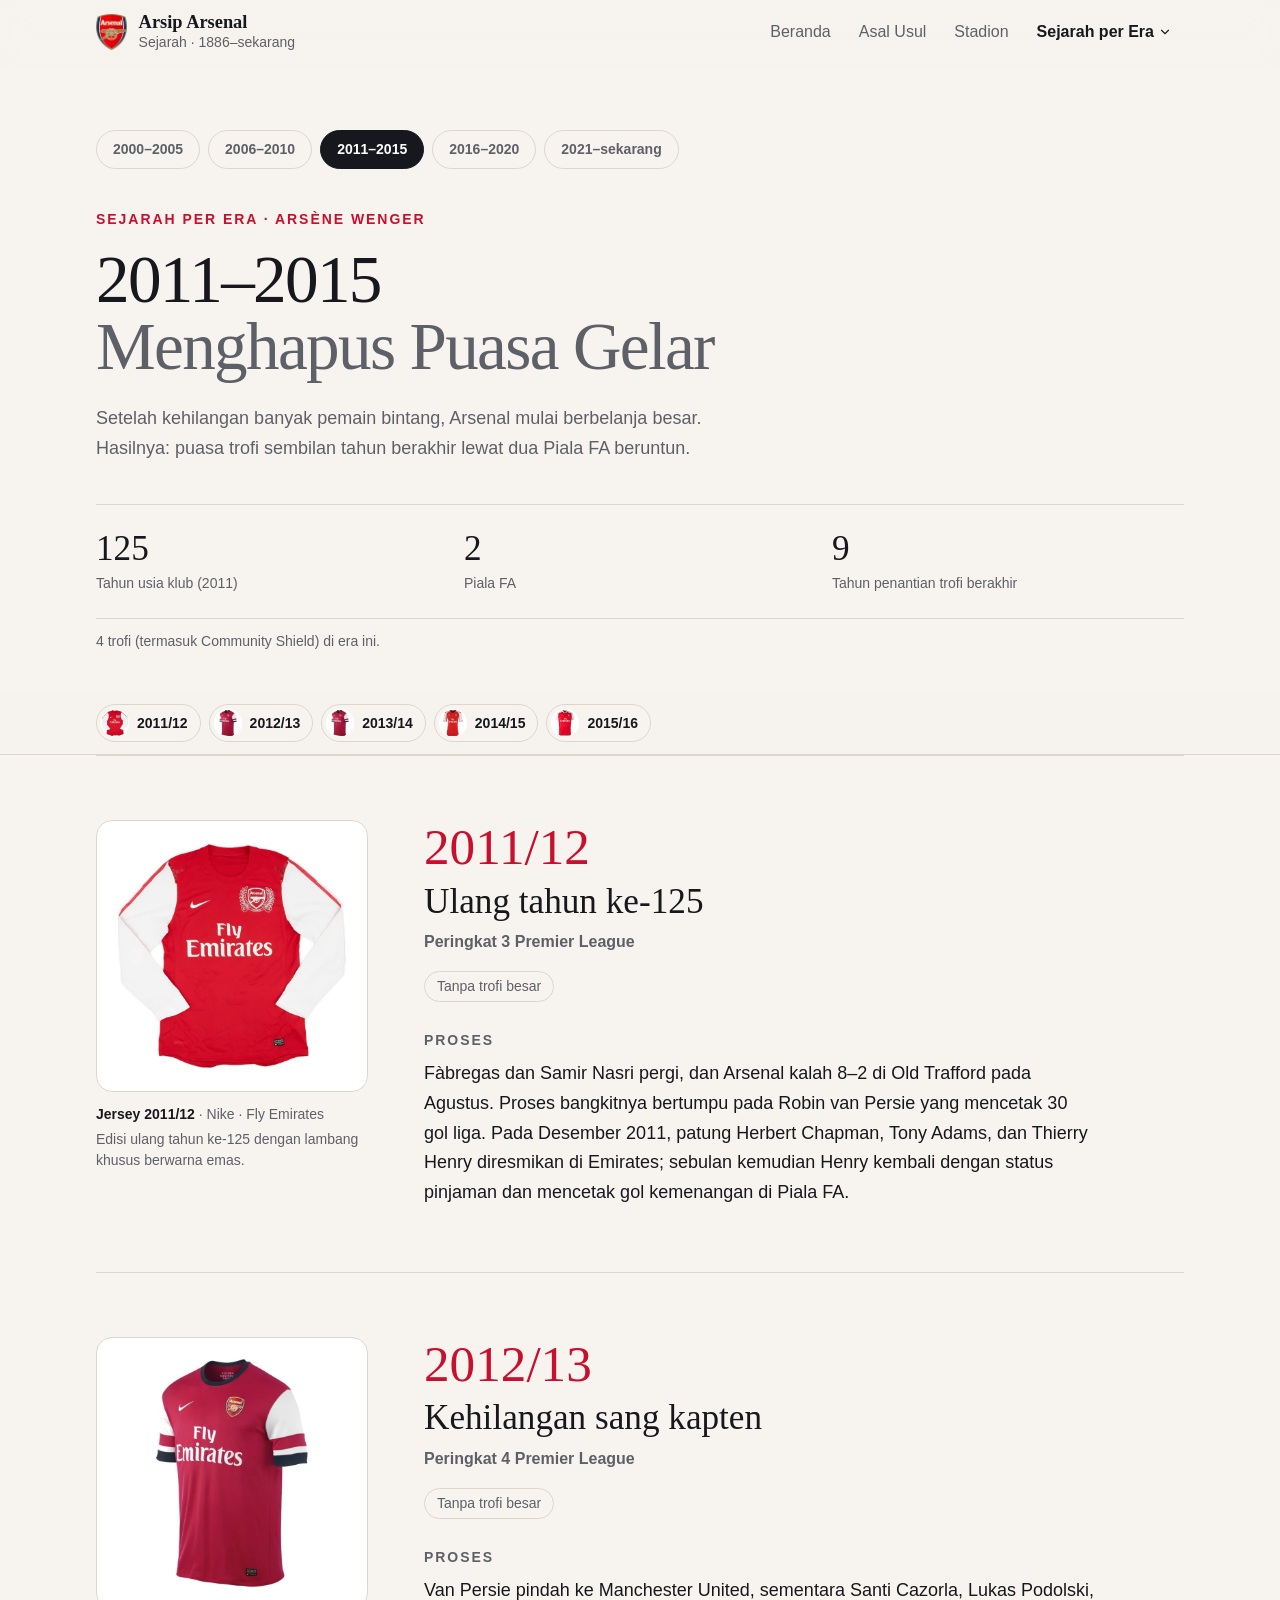
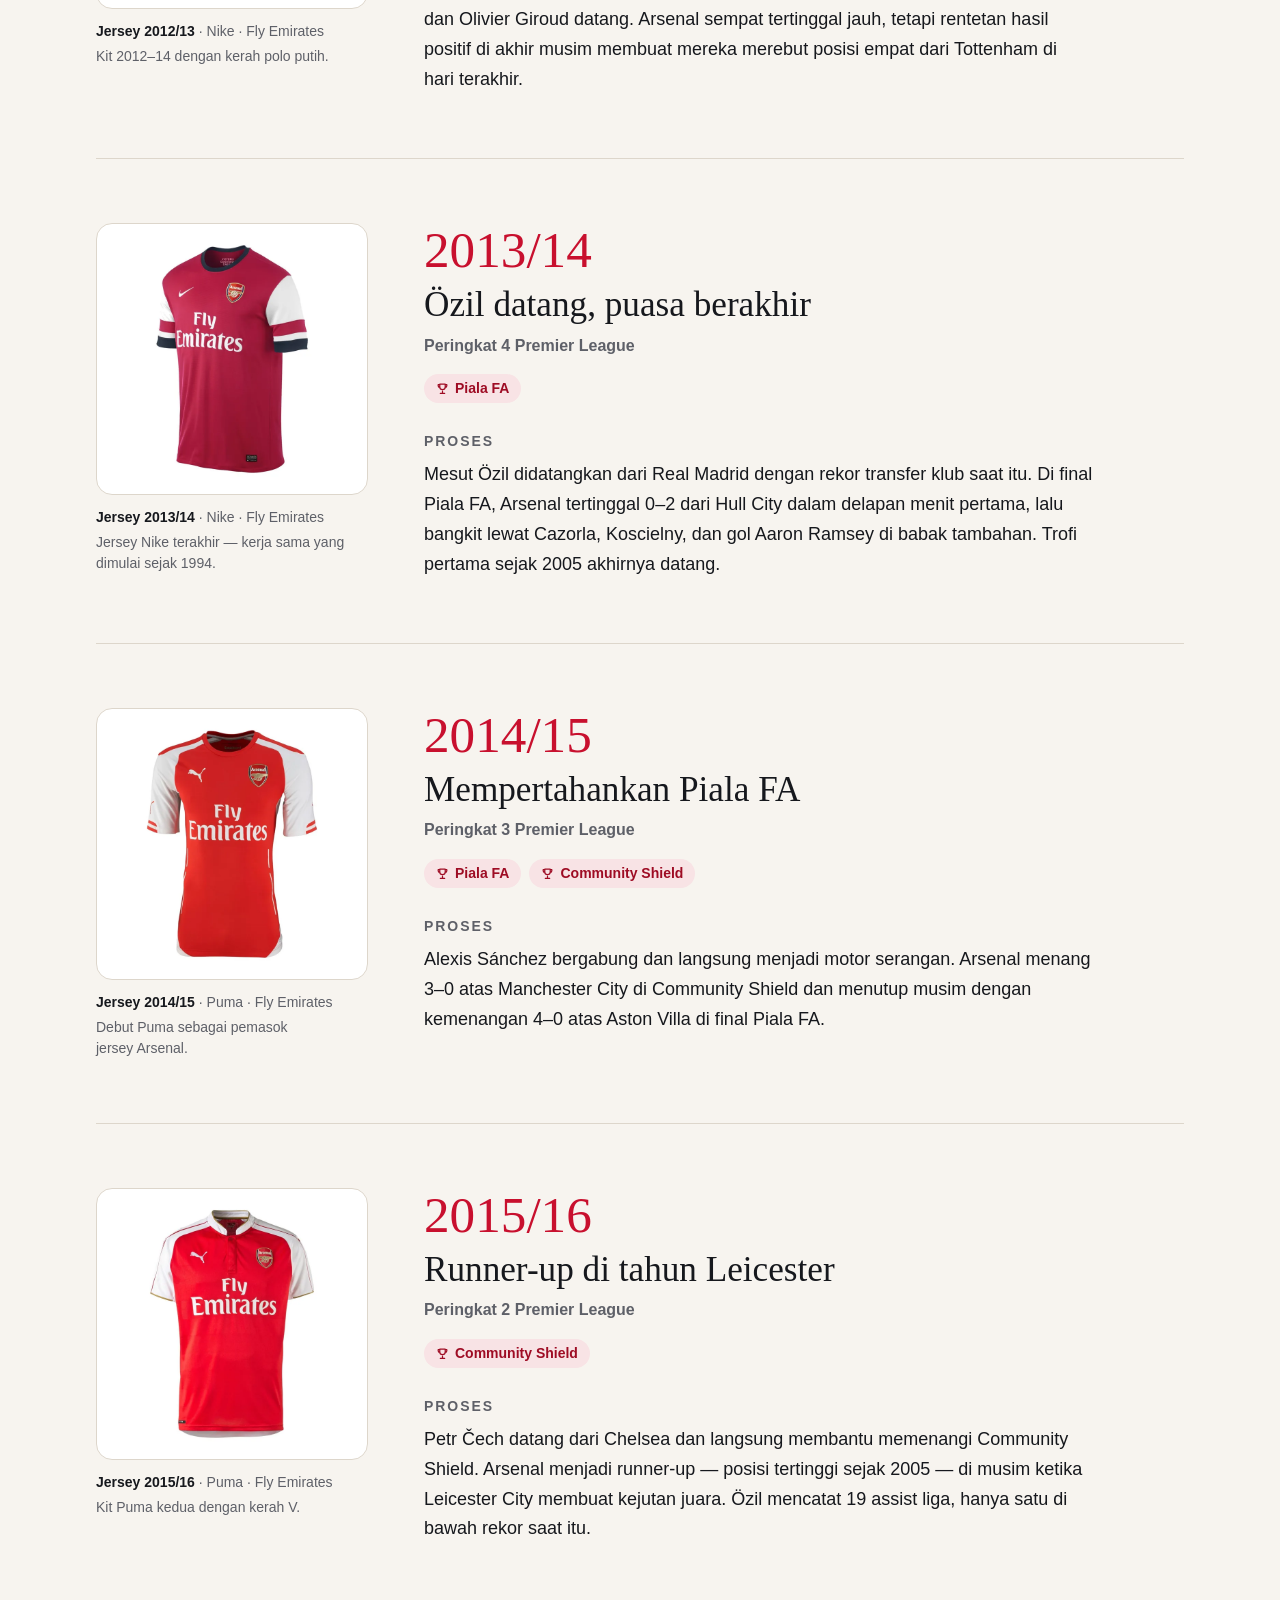
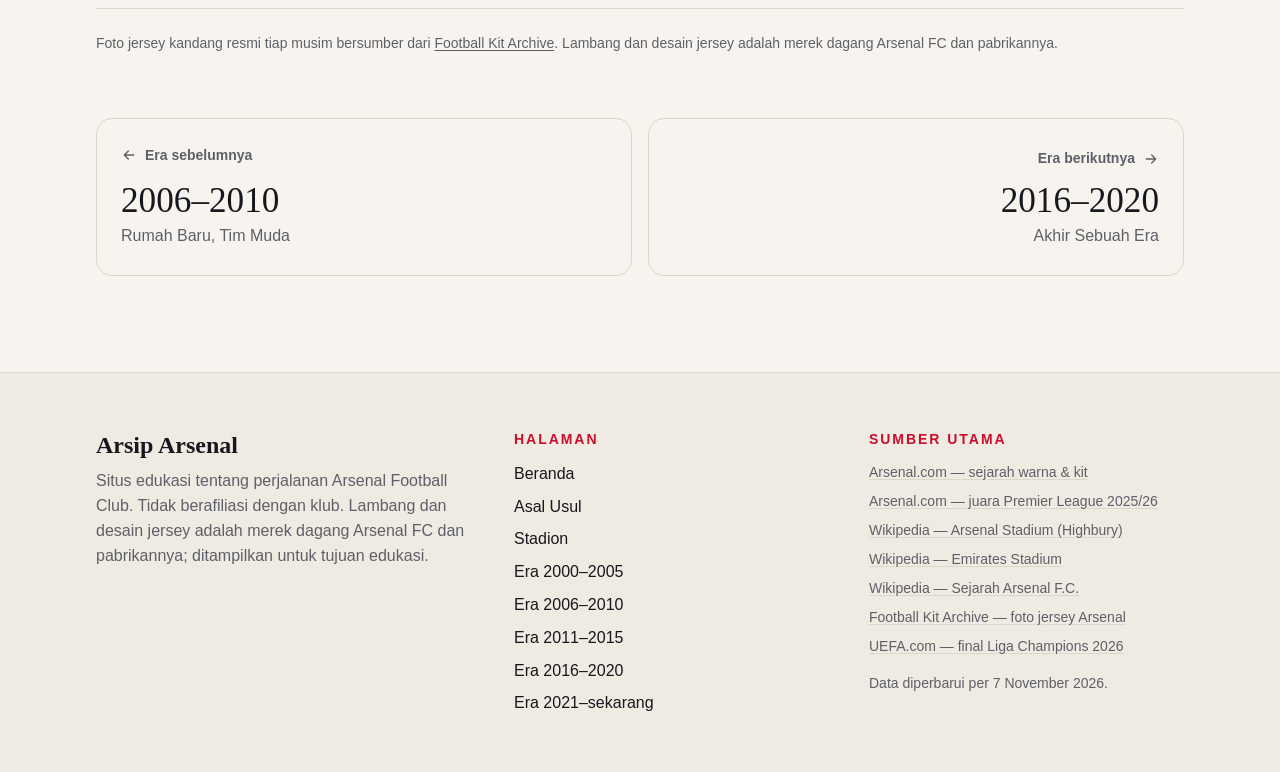
<file: era-2011-2015.html>
<!doctype html>
<html lang="id">
<head>
<meta charset="utf-8">
<meta name="viewport" content="width=device-width, initial-scale=1">
<title>Arsenal 2011–2015 — Menghapus Puasa Gelar</title>
<meta name="description" content="Pencapaian, proses, dan jersey Arsenal musim demi musim pada era 2011–2015.">
<meta property="og:title" content="Arsenal 2011–2015 — Menghapus Puasa Gelar">
<meta property="og:description" content="Pencapaian, proses, dan jersey Arsenal musim demi musim pada era 2011–2015.">
<meta name="theme-color" content="#F7F4EF">
<link rel="icon" type="image/png" href="img/arsenal-crest.png">
<link rel="preconnect" href="https://api.fontshare.com" crossorigin>
<link href="https://api.fontshare.com/v2/css?f[]=gambetta@400,500,600,700,401&f[]=switzer@400,500,600,700&display=swap" rel="stylesheet">
<link rel="stylesheet" href="style.css">
<script>document.documentElement.classList.add('js')</script>
</head>
<body>

<a href="#isi" class="sr-only focus:not-sr-only focus:fixed focus:left-4 focus:top-4 focus:z-[60] focus:rounded focus:bg-ink focus:px-4 focus:py-2 focus:text-white">Lewati ke konten</a>
<header class="header sticky top-0 z-50">
  <div class="wrap flex h-16 items-center justify-between gap-4">
    <a href="index.html" class="flex items-center gap-3" aria-label="Arsip Arsenal — beranda">
      <img src="img/arsenal-crest.png" alt="Lambang Arsenal FC" width="30" height="35" class="h-9 w-auto">
      <span class="leading-tight"><span class="block font-display text-[1.15rem] font-semibold">Arsip Arsenal</span><span class="block t-xs text-muted -mt-0.5">Sejarah · 1886–sekarang</span></span>
    </a>
    <nav class="hidden items-center gap-1 lg:flex" aria-label="Navigasi utama">
      <a class="navlink" href="index.html">Beranda</a><a class="navlink" href="asal-usul.html">Asal Usul</a><a class="navlink" href="stadion.html">Stadion</a>
      <div class="relative">
        <button id="eraBtn" class="navlink inline-flex items-center gap-1 text-ink font-semibold" aria-expanded="false" aria-controls="eraMenu">Sejarah per Era <svg width="14" height="14" viewBox="0 0 24 24" fill="none" stroke="currentColor" stroke-width="2" stroke-linecap="round" aria-hidden="true"><path d="M6 9l6 6 6-6"/></svg></button>
        <div id="eraMenu" hidden class="absolute right-0 top-full mt-2 w-80 rounded-xl border border-line bg-paper p-2 shadow-[0_12px_40px_-12px_rgba(22,24,29,.25)]"><a href="era-2000-2005.html" class="flex items-baseline justify-between gap-6 rounded-md px-3 py-2.5 hover:bg-paper2">
      <span class="t-sm font-semibold">2000–2005</span><span class="t-xs text-muted">Era Emas Wenger</span></a><a href="era-2006-2010.html" class="flex items-baseline justify-between gap-6 rounded-md px-3 py-2.5 hover:bg-paper2">
      <span class="t-sm font-semibold">2006–2010</span><span class="t-xs text-muted">Rumah Baru, Tim Muda</span></a><a href="era-2011-2015.html" class="flex items-baseline justify-between gap-6 rounded-md px-3 py-2.5 hover:bg-paper2" aria-current="page">
      <span class="t-sm font-semibold">2011–2015</span><span class="t-xs text-muted">Menghapus Puasa Gelar</span></a><a href="era-2016-2020.html" class="flex items-baseline justify-between gap-6 rounded-md px-3 py-2.5 hover:bg-paper2">
      <span class="t-sm font-semibold">2016–2020</span><span class="t-xs text-muted">Akhir Sebuah Era</span></a><a href="era-2021-sekarang.html" class="flex items-baseline justify-between gap-6 rounded-md px-3 py-2.5 hover:bg-paper2">
      <span class="t-sm font-semibold">2021–sekarang</span><span class="t-xs text-muted">Proyek Arteta</span></a></div>
      </div>
    </nav>
    <button id="menuBtn" class="grid h-11 w-11 place-items-center rounded-full border border-line lg:hidden" aria-expanded="false" aria-controls="mobileMenu" aria-label="Buka menu">
      <svg id="iconOpen" width="20" height="20" viewBox="0 0 24 24" fill="none" stroke="currentColor" stroke-width="2" stroke-linecap="round" aria-hidden="true"><path d="M4 7h16M4 12h16M4 17h16"/></svg>
      <svg id="iconClose" class="hidden" width="20" height="20" viewBox="0 0 24 24" fill="none" stroke="currentColor" stroke-width="2" stroke-linecap="round" aria-hidden="true"><path d="M6 6l12 12M18 6L6 18"/></svg>
    </button>
  </div>
  <div class="progress h-[2px] bg-gunner"></div>
</header>
  <div id="mobileMenu" hidden class="menu-panel fixed inset-x-0 top-[66px] bottom-0 z-40 overflow-y-auto bg-paper lg:hidden">
    <div class="wrap pb-12 pt-4">
      <nav aria-label="Navigasi HP">
        <a href="index.html" class="block border-b border-line py-4 font-display t-xl">Beranda</a><a href="asal-usul.html" class="block border-b border-line py-4 font-display t-xl">Asal Usul</a><a href="stadion.html" class="block border-b border-line py-4 font-display t-xl">Stadion</a>
        <p class="eyebrow mt-8 mb-1">Sejarah per Era</p>
        <a href="era-2000-2005.html" class="flex items-baseline justify-between border-b border-line py-4">
      <span class="font-display t-xl">2000–2005</span><span class="t-xs text-muted">Era Emas Wenger</span></a><a href="era-2006-2010.html" class="flex items-baseline justify-between border-b border-line py-4">
      <span class="font-display t-xl">2006–2010</span><span class="t-xs text-muted">Rumah Baru, Tim Muda</span></a><a href="era-2011-2015.html" class="flex items-baseline justify-between border-b border-line py-4" aria-current="page">
      <span class="font-display t-xl">2011–2015</span><span class="t-xs text-muted">Menghapus Puasa Gelar</span></a><a href="era-2016-2020.html" class="flex items-baseline justify-between border-b border-line py-4">
      <span class="font-display t-xl">2016–2020</span><span class="t-xs text-muted">Akhir Sebuah Era</span></a><a href="era-2021-sekarang.html" class="flex items-baseline justify-between border-b border-line py-4">
      <span class="font-display t-xl">2021–sekarang</span><span class="t-xs text-muted">Proyek Arteta</span></a>
      </nav>
    </div>
  </div>

<main id="isi">

<section class="wrap pb-10 pt-10 md:pt-16">
  <nav aria-label="Pilih era" class="season-rail -mx-5 mb-10 flex gap-2 overflow-x-auto px-5 sm:mx-0 sm:px-0">
    <a href="era-2000-2005.html" class="t-xs shrink-0 rounded-full border px-4 py-2 font-semibold border-line text-muted hover:border-ink hover:text-ink">2000–2005</a><a href="era-2006-2010.html" class="t-xs shrink-0 rounded-full border px-4 py-2 font-semibold border-line text-muted hover:border-ink hover:text-ink">2006–2010</a><a href="era-2011-2015.html" class="t-xs shrink-0 rounded-full border px-4 py-2 font-semibold border-ink bg-ink text-white" aria-current="page">2011–2015</a><a href="era-2016-2020.html" class="t-xs shrink-0 rounded-full border px-4 py-2 font-semibold border-line text-muted hover:border-ink hover:text-ink">2016–2020</a><a href="era-2021-sekarang.html" class="t-xs shrink-0 rounded-full border px-4 py-2 font-semibold border-line text-muted hover:border-ink hover:text-ink">2021–sekarang</a>
  </nav>
  <p class="eyebrow">Sejarah per Era · Arsène Wenger</p>
  <h1 class="font-display t-3xl mt-4 font-medium tracking-tight">2011–2015<span class="block text-muted">Menghapus Puasa Gelar</span></h1>
  <p class="t-base mt-6 max-w-prose text-muted">Setelah kehilangan banyak pemain bintang, Arsenal mulai berbelanja besar. Hasilnya: puasa trofi sembilan tahun berakhir lewat dua Piala FA beruntun.</p>
  <dl class="mt-10 grid grid-cols-3 gap-4 border-y border-line py-6">
    <div><dt class="sr-only">Tahun usia klub (2011)</dt><dd><span class="block font-display t-xl font-medium">125</span><span class="t-xs mt-1 block text-muted">Tahun usia klub (2011)</span></dd></div><div><dt class="sr-only">Piala FA</dt><dd><span class="block font-display t-xl font-medium">2</span><span class="t-xs mt-1 block text-muted">Piala FA</span></dd></div><div><dt class="sr-only">Tahun penantian trofi berakhir</dt><dd><span class="block font-display t-xl font-medium">9</span><span class="t-xs mt-1 block text-muted">Tahun penantian trofi berakhir</span></dd></div>
  </dl>
  <p class="t-xs mt-3 text-muted">4 trofi (termasuk Community Shield) di era ini.</p>
</section>

<div class="sticky top-16 z-40 border-b border-line bg-paper/90 backdrop-blur">
  <nav aria-label="Lompat ke musim" class="season-rail wrap flex gap-2 overflow-x-auto py-3">
    <a href="#musim-2011-12" class="flex shrink-0 items-center gap-2 rounded-full border border-line bg-paper py-1 pl-1 pr-3 t-xs font-semibold transition-colors hover:border-ink">
      <span class="block w-7 overflow-hidden rounded-full bg-white"><img src="img/jersey-2011-12.webp" alt="" width="720" height="720" class="block aspect-square w-full object-contain " loading="lazy" decoding="async"></span>2011/12</a>
    <a href="#musim-2012-13" class="flex shrink-0 items-center gap-2 rounded-full border border-line bg-paper py-1 pl-1 pr-3 t-xs font-semibold transition-colors hover:border-ink">
      <span class="block w-7 overflow-hidden rounded-full bg-white"><img src="img/jersey-2012-13.webp" alt="" width="720" height="720" class="block aspect-square w-full object-contain " loading="lazy" decoding="async"></span>2012/13</a>
    <a href="#musim-2013-14" class="flex shrink-0 items-center gap-2 rounded-full border border-line bg-paper py-1 pl-1 pr-3 t-xs font-semibold transition-colors hover:border-ink">
      <span class="block w-7 overflow-hidden rounded-full bg-white"><img src="img/jersey-2013-14.webp" alt="" width="720" height="720" class="block aspect-square w-full object-contain " loading="lazy" decoding="async"></span>2013/14</a>
    <a href="#musim-2014-15" class="flex shrink-0 items-center gap-2 rounded-full border border-line bg-paper py-1 pl-1 pr-3 t-xs font-semibold transition-colors hover:border-ink">
      <span class="block w-7 overflow-hidden rounded-full bg-white"><img src="img/jersey-2014-15.webp" alt="" width="720" height="720" class="block aspect-square w-full object-contain " loading="lazy" decoding="async"></span>2014/15</a>
    <a href="#musim-2015-16" class="flex shrink-0 items-center gap-2 rounded-full border border-line bg-paper py-1 pl-1 pr-3 t-xs font-semibold transition-colors hover:border-ink">
      <span class="block w-7 overflow-hidden rounded-full bg-white"><img src="img/jersey-2015-16.webp" alt="" width="720" height="720" class="block aspect-square w-full object-contain " loading="lazy" decoding="async"></span>2015/16</a></nav>
</div>

<section class="wrap" aria-label="Musim-musim 2011–2015">
  
  <article id="musim-2011-12" data-season class="reveal grid gap-8 border-t border-line py-12 md:grid-cols-[minmax(0,17rem)_1fr] md:gap-14 md:py-16">
    <div class="md:sticky md:top-36 md:self-start">
      <div class="mx-auto max-w-[16rem] overflow-hidden rounded-2xl border border-line bg-white p-3 md:max-w-none">
        <div class="jersey-card"><img src="img/jersey-2011-12.webp" alt="Foto jersey kandang resmi Arsenal musim 2011/12, buatan Nike dengan sponsor Fly Emirates" width="720" height="720" class="block aspect-square w-full object-contain " decoding="async"></div>
      </div>
      <p class="t-xs mt-3 text-center text-muted md:text-left"><span class="font-semibold text-ink">Jersey 2011/12</span> · Nike · Fly Emirates</p>
      <p class="t-xs mt-1 text-center text-muted md:text-left">Edisi ulang tahun ke-125 dengan lambang khusus berwarna emas.</p>
    </div>
    <div>
      <div class="flex flex-wrap items-center gap-2">
        <span class="font-display t-2xl font-medium text-gunner">2011/12</span>
        
      </div>
      <h2 class="font-display t-xl mt-2 font-medium">Ulang tahun ke-125</h2>
      <p class="t-sm mt-2 font-semibold text-muted">Peringkat 3 Premier League</p>
      <div class="mt-4 flex flex-wrap gap-2">
        <span class="chip">Tanpa trofi besar</span>
      </div>
      <h3 class="t-xs mt-7 font-semibold uppercase tracking-[0.14em] text-muted">Proses</h3>
      <p class="mt-2 max-w-prose">Fàbregas dan Samir Nasri pergi, dan Arsenal kalah 8–2 di Old Trafford pada Agustus. Proses bangkitnya bertumpu pada Robin van Persie yang mencetak 30 gol liga. Pada Desember 2011, patung Herbert Chapman, Tony Adams, dan Thierry Henry diresmikan di Emirates; sebulan kemudian Henry kembali dengan status pinjaman dan mencetak gol kemenangan di Piala FA.</p>
      
    </div>
  </article>
  <article id="musim-2012-13" data-season class="reveal grid gap-8 border-t border-line py-12 md:grid-cols-[minmax(0,17rem)_1fr] md:gap-14 md:py-16">
    <div class="md:sticky md:top-36 md:self-start">
      <div class="mx-auto max-w-[16rem] overflow-hidden rounded-2xl border border-line bg-white p-3 md:max-w-none">
        <div class="jersey-card"><img src="img/jersey-2012-13.webp" alt="Foto jersey kandang resmi Arsenal musim 2012/13, buatan Nike dengan sponsor Fly Emirates" width="720" height="720" class="block aspect-square w-full object-contain " loading="lazy" decoding="async"></div>
      </div>
      <p class="t-xs mt-3 text-center text-muted md:text-left"><span class="font-semibold text-ink">Jersey 2012/13</span> · Nike · Fly Emirates</p>
      <p class="t-xs mt-1 text-center text-muted md:text-left">Kit 2012–14 dengan kerah polo putih.</p>
    </div>
    <div>
      <div class="flex flex-wrap items-center gap-2">
        <span class="font-display t-2xl font-medium text-gunner">2012/13</span>
        
      </div>
      <h2 class="font-display t-xl mt-2 font-medium">Kehilangan sang kapten</h2>
      <p class="t-sm mt-2 font-semibold text-muted">Peringkat 4 Premier League</p>
      <div class="mt-4 flex flex-wrap gap-2">
        <span class="chip">Tanpa trofi besar</span>
      </div>
      <h3 class="t-xs mt-7 font-semibold uppercase tracking-[0.14em] text-muted">Proses</h3>
      <p class="mt-2 max-w-prose">Van Persie pindah ke Manchester United, sementara Santi Cazorla, Lukas Podolski, dan Olivier Giroud datang. Arsenal sempat tertinggal jauh, tetapi rentetan hasil positif di akhir musim membuat mereka merebut posisi empat dari Tottenham di hari terakhir.</p>
      
    </div>
  </article>
  <article id="musim-2013-14" data-season class="reveal grid gap-8 border-t border-line py-12 md:grid-cols-[minmax(0,17rem)_1fr] md:gap-14 md:py-16">
    <div class="md:sticky md:top-36 md:self-start">
      <div class="mx-auto max-w-[16rem] overflow-hidden rounded-2xl border border-line bg-white p-3 md:max-w-none">
        <div class="jersey-card"><img src="img/jersey-2013-14.webp" alt="Foto jersey kandang resmi Arsenal musim 2013/14, buatan Nike dengan sponsor Fly Emirates" width="720" height="720" class="block aspect-square w-full object-contain " loading="lazy" decoding="async"></div>
      </div>
      <p class="t-xs mt-3 text-center text-muted md:text-left"><span class="font-semibold text-ink">Jersey 2013/14</span> · Nike · Fly Emirates</p>
      <p class="t-xs mt-1 text-center text-muted md:text-left">Jersey Nike terakhir — kerja sama yang dimulai sejak 1994.</p>
    </div>
    <div>
      <div class="flex flex-wrap items-center gap-2">
        <span class="font-display t-2xl font-medium text-gunner">2013/14</span>
        
      </div>
      <h2 class="font-display t-xl mt-2 font-medium">Özil datang, puasa berakhir</h2>
      <p class="t-sm mt-2 font-semibold text-muted">Peringkat 4 Premier League</p>
      <div class="mt-4 flex flex-wrap gap-2">
        <span class="trophy"><svg width="13" height="13" viewBox="0 0 24 24" fill="none" stroke="currentColor" stroke-width="2.2" stroke-linecap="round" stroke-linejoin="round" aria-hidden="true"><path d="M8 21h8M12 17v4M7 4h10v5a5 5 0 0 1-10 0V4zM17 5h3v2a3 3 0 0 1-3 3M7 5H4v2a3 3 0 0 0 3 3"/></svg>Piala FA</span>
      </div>
      <h3 class="t-xs mt-7 font-semibold uppercase tracking-[0.14em] text-muted">Proses</h3>
      <p class="mt-2 max-w-prose">Mesut Özil didatangkan dari Real Madrid dengan rekor transfer klub saat itu. Di final Piala FA, Arsenal tertinggal 0–2 dari Hull City dalam delapan menit pertama, lalu bangkit lewat Cazorla, Koscielny, dan gol Aaron Ramsey di babak tambahan. Trofi pertama sejak 2005 akhirnya datang.</p>
      
    </div>
  </article>
  <article id="musim-2014-15" data-season class="reveal grid gap-8 border-t border-line py-12 md:grid-cols-[minmax(0,17rem)_1fr] md:gap-14 md:py-16">
    <div class="md:sticky md:top-36 md:self-start">
      <div class="mx-auto max-w-[16rem] overflow-hidden rounded-2xl border border-line bg-white p-3 md:max-w-none">
        <div class="jersey-card"><img src="img/jersey-2014-15.webp" alt="Foto jersey kandang resmi Arsenal musim 2014/15, buatan Puma dengan sponsor Fly Emirates" width="720" height="720" class="block aspect-square w-full object-contain " loading="lazy" decoding="async"></div>
      </div>
      <p class="t-xs mt-3 text-center text-muted md:text-left"><span class="font-semibold text-ink">Jersey 2014/15</span> · Puma · Fly Emirates</p>
      <p class="t-xs mt-1 text-center text-muted md:text-left">Debut Puma sebagai pemasok jersey Arsenal.</p>
    </div>
    <div>
      <div class="flex flex-wrap items-center gap-2">
        <span class="font-display t-2xl font-medium text-gunner">2014/15</span>
        
      </div>
      <h2 class="font-display t-xl mt-2 font-medium">Mempertahankan Piala FA</h2>
      <p class="t-sm mt-2 font-semibold text-muted">Peringkat 3 Premier League</p>
      <div class="mt-4 flex flex-wrap gap-2">
        <span class="trophy"><svg width="13" height="13" viewBox="0 0 24 24" fill="none" stroke="currentColor" stroke-width="2.2" stroke-linecap="round" stroke-linejoin="round" aria-hidden="true"><path d="M8 21h8M12 17v4M7 4h10v5a5 5 0 0 1-10 0V4zM17 5h3v2a3 3 0 0 1-3 3M7 5H4v2a3 3 0 0 0 3 3"/></svg>Piala FA</span><span class="trophy"><svg width="13" height="13" viewBox="0 0 24 24" fill="none" stroke="currentColor" stroke-width="2.2" stroke-linecap="round" stroke-linejoin="round" aria-hidden="true"><path d="M8 21h8M12 17v4M7 4h10v5a5 5 0 0 1-10 0V4zM17 5h3v2a3 3 0 0 1-3 3M7 5H4v2a3 3 0 0 0 3 3"/></svg>Community Shield</span>
      </div>
      <h3 class="t-xs mt-7 font-semibold uppercase tracking-[0.14em] text-muted">Proses</h3>
      <p class="mt-2 max-w-prose">Alexis Sánchez bergabung dan langsung menjadi motor serangan. Arsenal menang 3–0 atas Manchester City di Community Shield dan menutup musim dengan kemenangan 4–0 atas Aston Villa di final Piala FA.</p>
      
    </div>
  </article>
  <article id="musim-2015-16" data-season class="reveal grid gap-8 border-t border-line py-12 md:grid-cols-[minmax(0,17rem)_1fr] md:gap-14 md:py-16">
    <div class="md:sticky md:top-36 md:self-start">
      <div class="mx-auto max-w-[16rem] overflow-hidden rounded-2xl border border-line bg-white p-3 md:max-w-none">
        <div class="jersey-card"><img src="img/jersey-2015-16.webp" alt="Foto jersey kandang resmi Arsenal musim 2015/16, buatan Puma dengan sponsor Fly Emirates" width="720" height="720" class="block aspect-square w-full object-contain " loading="lazy" decoding="async"></div>
      </div>
      <p class="t-xs mt-3 text-center text-muted md:text-left"><span class="font-semibold text-ink">Jersey 2015/16</span> · Puma · Fly Emirates</p>
      <p class="t-xs mt-1 text-center text-muted md:text-left">Kit Puma kedua dengan kerah V.</p>
    </div>
    <div>
      <div class="flex flex-wrap items-center gap-2">
        <span class="font-display t-2xl font-medium text-gunner">2015/16</span>
        
      </div>
      <h2 class="font-display t-xl mt-2 font-medium">Runner-up di tahun Leicester</h2>
      <p class="t-sm mt-2 font-semibold text-muted">Peringkat 2 Premier League</p>
      <div class="mt-4 flex flex-wrap gap-2">
        <span class="trophy"><svg width="13" height="13" viewBox="0 0 24 24" fill="none" stroke="currentColor" stroke-width="2.2" stroke-linecap="round" stroke-linejoin="round" aria-hidden="true"><path d="M8 21h8M12 17v4M7 4h10v5a5 5 0 0 1-10 0V4zM17 5h3v2a3 3 0 0 1-3 3M7 5H4v2a3 3 0 0 0 3 3"/></svg>Community Shield</span>
      </div>
      <h3 class="t-xs mt-7 font-semibold uppercase tracking-[0.14em] text-muted">Proses</h3>
      <p class="mt-2 max-w-prose">Petr Čech datang dari Chelsea dan langsung membantu memenangi Community Shield. Arsenal menjadi runner-up — posisi tertinggi sejak 2005 — di musim ketika Leicester City membuat kejutan juara. Özil mencatat 19 assist liga, hanya satu di bawah rekor saat itu.</p>
      
    </div>
  </article>
  <p class="t-xs border-t border-line pt-6 text-muted">Foto jersey kandang resmi tiap musim bersumber dari <a class="underline underline-offset-2 hover:text-ink" href="https://www.footballkitarchive.com/arsenal-fc-kits-t9/" target="_blank" rel="noopener">Football Kit Archive</a>. Lambang dan desain jersey adalah merek dagang Arsenal FC dan pabrikannya.</p>
</section>

<nav class="wrap mt-16 grid gap-4 sm:grid-cols-2" aria-label="Era lain">
  <a href="era-2006-2010.html" class="group rounded-2xl border border-line p-6 hover:border-ink"><span class="t-xs inline-flex items-center gap-2 font-semibold text-muted"><svg width="16" height="16" viewBox="0 0 24 24" fill="none" stroke="currentColor" stroke-width="2" stroke-linecap="round" stroke-linejoin="round" aria-hidden="true"><path d="M19 12H5M11 18l-6-6 6-6"/></svg> Era sebelumnya</span><span class="font-display t-xl mt-2 block">2006–2010</span><span class="t-sm text-muted">Rumah Baru, Tim Muda</span></a>
  <a href="era-2016-2020.html" class="group rounded-2xl border border-line p-6 text-right hover:border-ink"><span class="t-xs inline-flex items-center gap-2 font-semibold text-muted">Era berikutnya <svg width="16" height="16" viewBox="0 0 24 24" fill="none" stroke="currentColor" stroke-width="2" stroke-linecap="round" stroke-linejoin="round" aria-hidden="true"><path d="M5 12h14M13 6l6 6-6 6"/></svg></span><span class="font-display t-xl mt-2 block">2016–2020</span><span class="t-sm text-muted">Akhir Sebuah Era</span></a>
</nav>
</main>

<footer class="mt-24 border-t border-line bg-paper2">
  <div class="wrap grid gap-10 py-14 md:grid-cols-[1.2fr_1fr_1fr]">
    <div>
      <p class="font-display t-lg font-semibold">Arsip Arsenal</p>
      <p class="t-sm mt-2 max-w-sm text-muted">Situs edukasi tentang perjalanan Arsenal Football Club. Tidak berafiliasi dengan klub. Lambang dan desain jersey adalah merek dagang Arsenal FC dan pabrikannya; ditampilkan untuk tujuan edukasi.</p>
    </div>
    <div>
      <p class="eyebrow mb-3">Halaman</p>
      <ul class="t-sm space-y-2">
        <li><a class="hover:text-gunner" href="index.html">Beranda</a></li><li><a class="hover:text-gunner" href="asal-usul.html">Asal Usul</a></li><li><a class="hover:text-gunner" href="stadion.html">Stadion</a></li>
        <li><a class="hover:text-gunner" href="era-2000-2005.html">Era 2000–2005</a></li><li><a class="hover:text-gunner" href="era-2006-2010.html">Era 2006–2010</a></li><li><a class="hover:text-gunner" href="era-2011-2015.html">Era 2011–2015</a></li><li><a class="hover:text-gunner" href="era-2016-2020.html">Era 2016–2020</a></li><li><a class="hover:text-gunner" href="era-2021-sekarang.html">Era 2021–sekarang</a></li>
      </ul>
    </div>
    <div>
      <p class="eyebrow mb-3">Sumber utama</p>
      <ul class="t-xs space-y-2 text-muted">
        <li><a class="underline decoration-line underline-offset-2 hover:text-ink" href="https://www.arsenal.com/feature/come-on-you-reds-the-clubs-colours-ayiCp8g3niSF" target="_blank" rel="noopener">Arsenal.com — sejarah warna & kit</a></li><li><a class="underline decoration-line underline-offset-2 hover:text-ink" href="https://www.arsenal.com/news/arsenal-crowned-202526-premier-league-champions-aOhcw4T06mFw" target="_blank" rel="noopener">Arsenal.com — juara Premier League 2025/26</a></li><li><a class="underline decoration-line underline-offset-2 hover:text-ink" href="https://en.wikipedia.org/wiki/Arsenal_Stadium" target="_blank" rel="noopener">Wikipedia — Arsenal Stadium (Highbury)</a></li><li><a class="underline decoration-line underline-offset-2 hover:text-ink" href="https://en.wikipedia.org/wiki/Emirates_Stadium" target="_blank" rel="noopener">Wikipedia — Emirates Stadium</a></li><li><a class="underline decoration-line underline-offset-2 hover:text-ink" href="https://en.wikipedia.org/wiki/History_of_Arsenal_F.C._(1886%E2%80%931966)" target="_blank" rel="noopener">Wikipedia — Sejarah Arsenal F.C.</a></li><li><a class="underline decoration-line underline-offset-2 hover:text-ink" href="https://www.footballkitarchive.com/arsenal-fc-kits-t9/" target="_blank" rel="noopener">Football Kit Archive — foto jersey Arsenal</a></li><li><a class="underline decoration-line underline-offset-2 hover:text-ink" href="https://www.uefa.com/uefachampionsleague/news/02a5-20c02e59f219-15e92acdc717-1000/" target="_blank" rel="noopener">UEFA.com — final Liga Champions 2026</a></li>
      </ul>
      <p class="t-xs mt-4 text-muted">Data diperbarui per 7 November 2026.</p>
    </div>
  </div>
</footer>
<script src="main.js" defer></script>
</body>
</html>
</file>
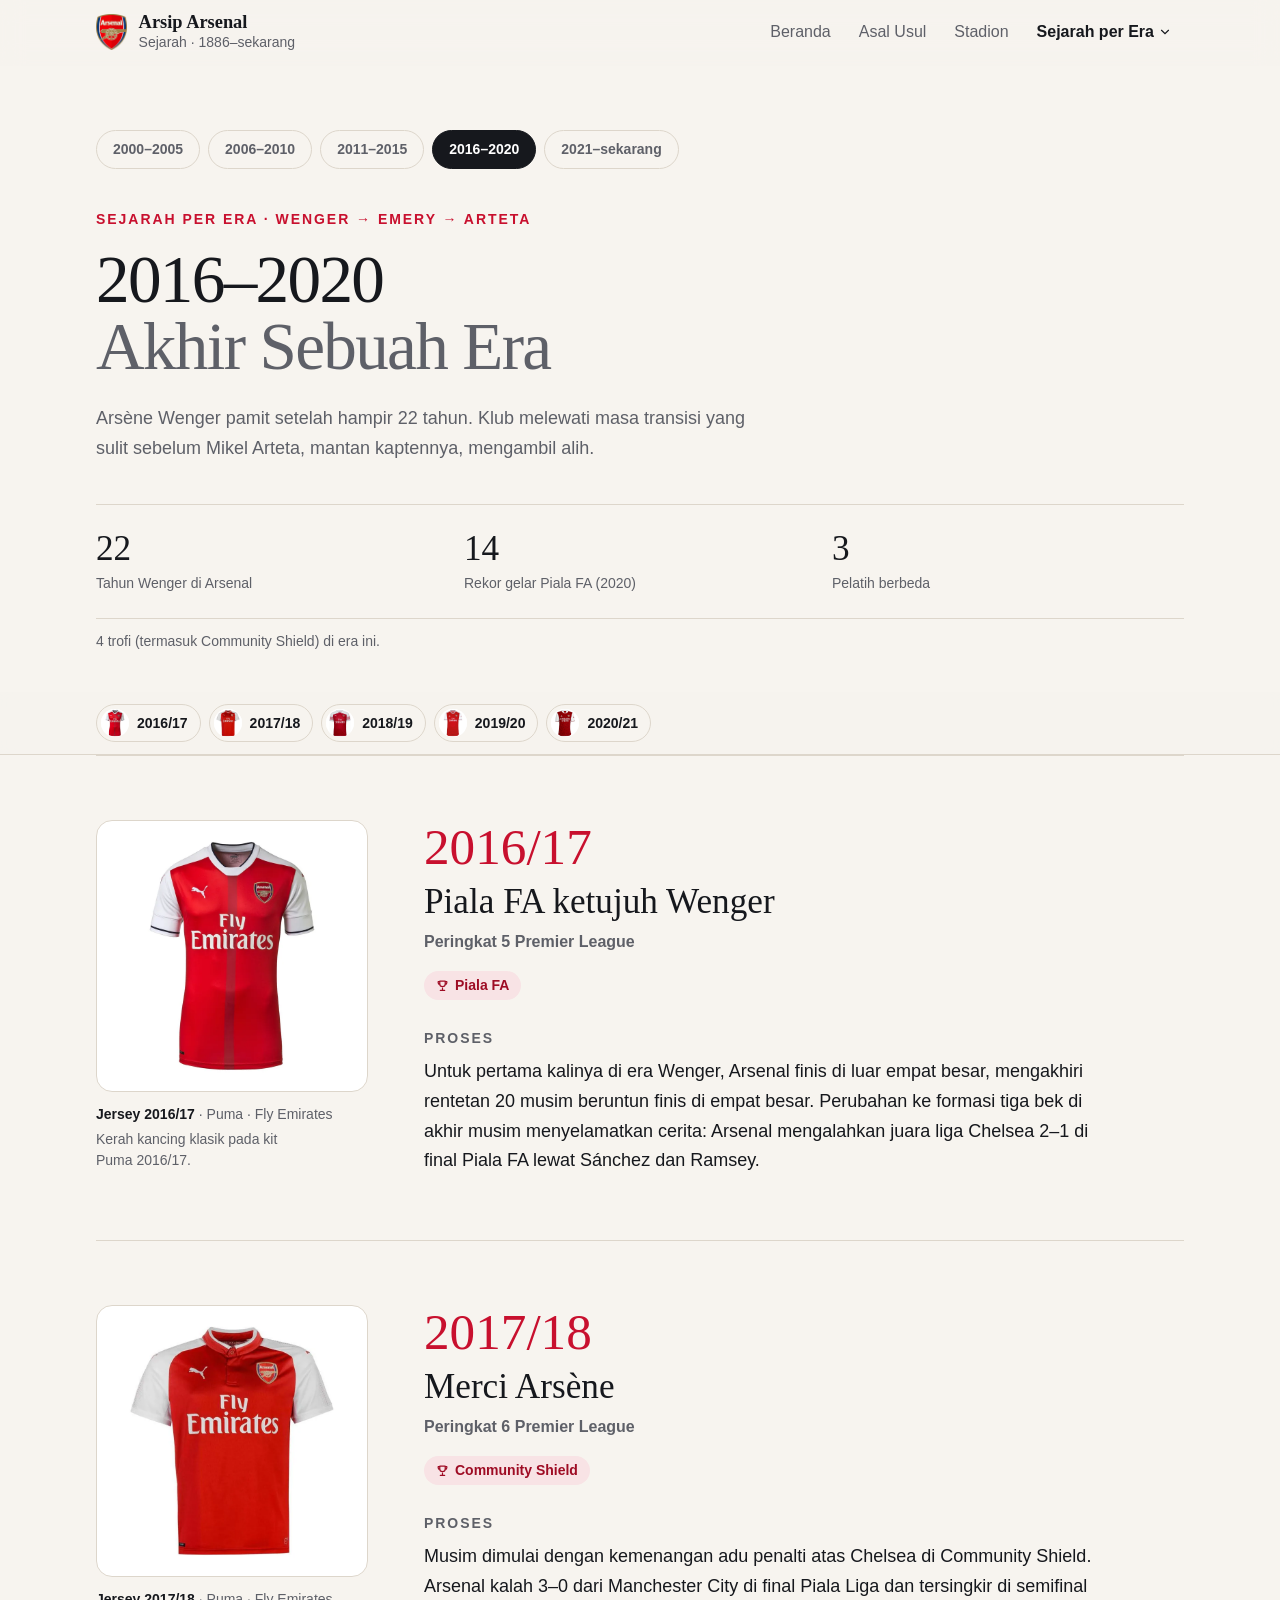
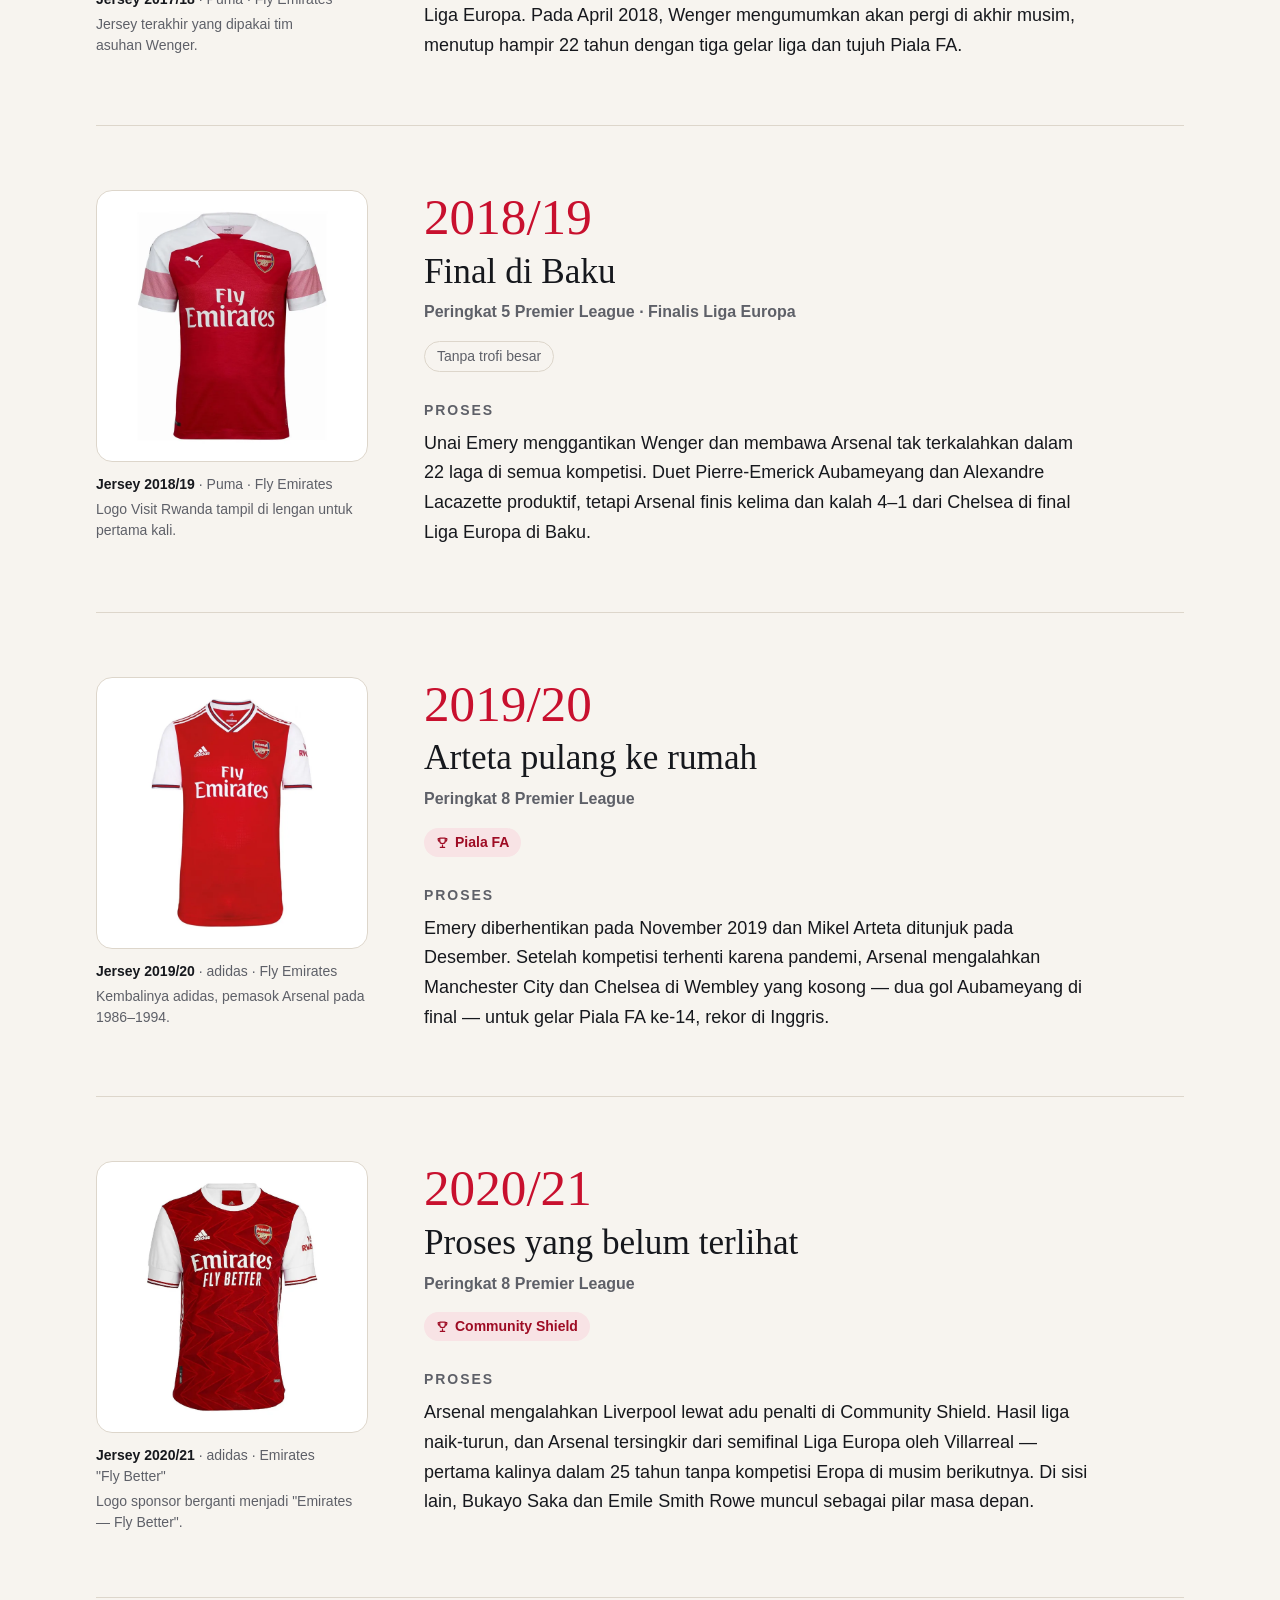
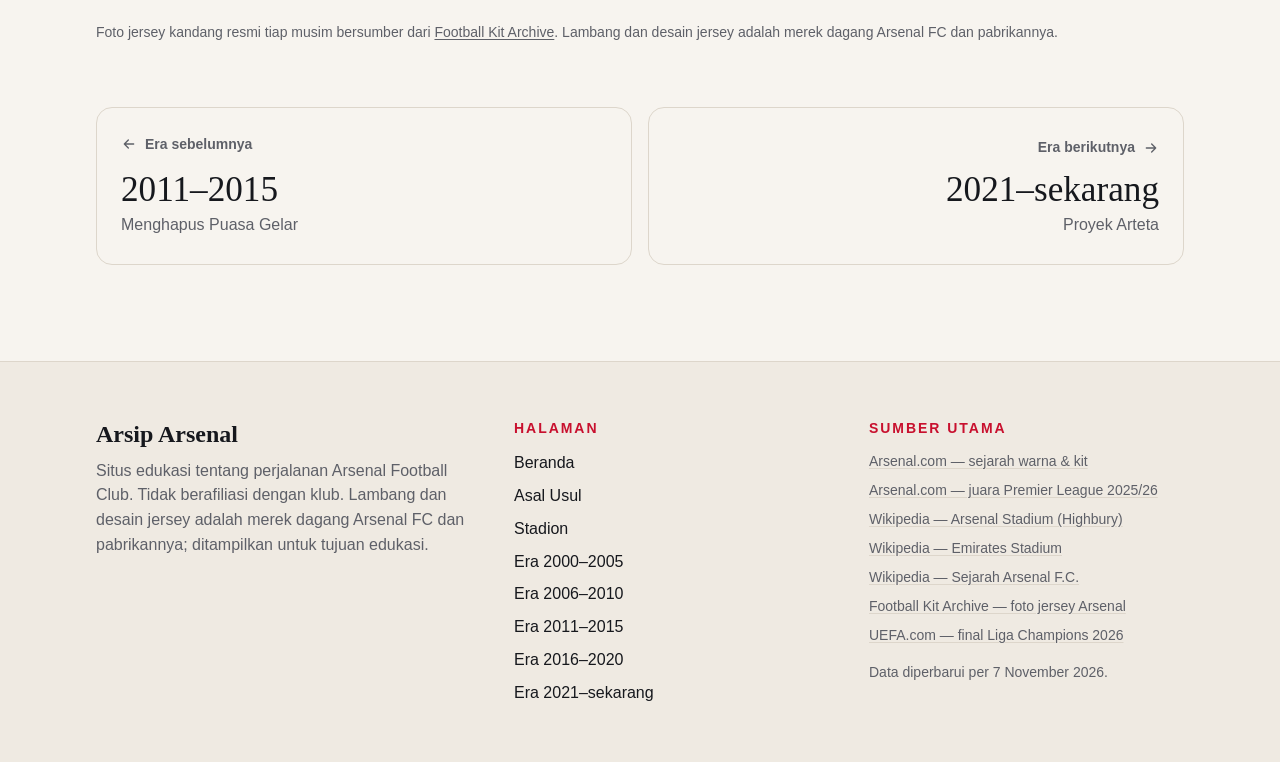
<file: era-2016-2020.html>
<!doctype html>
<html lang="id">
<head>
<meta charset="utf-8">
<meta name="viewport" content="width=device-width, initial-scale=1">
<title>Arsenal 2016–2020 — Akhir Sebuah Era</title>
<meta name="description" content="Pencapaian, proses, dan jersey Arsenal musim demi musim pada era 2016–2020.">
<meta property="og:title" content="Arsenal 2016–2020 — Akhir Sebuah Era">
<meta property="og:description" content="Pencapaian, proses, dan jersey Arsenal musim demi musim pada era 2016–2020.">
<meta name="theme-color" content="#F7F4EF">
<link rel="icon" type="image/png" href="img/arsenal-crest.png">
<link rel="preconnect" href="https://api.fontshare.com" crossorigin>
<link href="https://api.fontshare.com/v2/css?f[]=gambetta@400,500,600,700,401&f[]=switzer@400,500,600,700&display=swap" rel="stylesheet">
<link rel="stylesheet" href="style.css">
<script>document.documentElement.classList.add('js')</script>
</head>
<body>

<a href="#isi" class="sr-only focus:not-sr-only focus:fixed focus:left-4 focus:top-4 focus:z-[60] focus:rounded focus:bg-ink focus:px-4 focus:py-2 focus:text-white">Lewati ke konten</a>
<header class="header sticky top-0 z-50">
  <div class="wrap flex h-16 items-center justify-between gap-4">
    <a href="index.html" class="flex items-center gap-3" aria-label="Arsip Arsenal — beranda">
      <img src="img/arsenal-crest.png" alt="Lambang Arsenal FC" width="30" height="35" class="h-9 w-auto">
      <span class="leading-tight"><span class="block font-display text-[1.15rem] font-semibold">Arsip Arsenal</span><span class="block t-xs text-muted -mt-0.5">Sejarah · 1886–sekarang</span></span>
    </a>
    <nav class="hidden items-center gap-1 lg:flex" aria-label="Navigasi utama">
      <a class="navlink" href="index.html">Beranda</a><a class="navlink" href="asal-usul.html">Asal Usul</a><a class="navlink" href="stadion.html">Stadion</a>
      <div class="relative">
        <button id="eraBtn" class="navlink inline-flex items-center gap-1 text-ink font-semibold" aria-expanded="false" aria-controls="eraMenu">Sejarah per Era <svg width="14" height="14" viewBox="0 0 24 24" fill="none" stroke="currentColor" stroke-width="2" stroke-linecap="round" aria-hidden="true"><path d="M6 9l6 6 6-6"/></svg></button>
        <div id="eraMenu" hidden class="absolute right-0 top-full mt-2 w-80 rounded-xl border border-line bg-paper p-2 shadow-[0_12px_40px_-12px_rgba(22,24,29,.25)]"><a href="era-2000-2005.html" class="flex items-baseline justify-between gap-6 rounded-md px-3 py-2.5 hover:bg-paper2">
      <span class="t-sm font-semibold">2000–2005</span><span class="t-xs text-muted">Era Emas Wenger</span></a><a href="era-2006-2010.html" class="flex items-baseline justify-between gap-6 rounded-md px-3 py-2.5 hover:bg-paper2">
      <span class="t-sm font-semibold">2006–2010</span><span class="t-xs text-muted">Rumah Baru, Tim Muda</span></a><a href="era-2011-2015.html" class="flex items-baseline justify-between gap-6 rounded-md px-3 py-2.5 hover:bg-paper2">
      <span class="t-sm font-semibold">2011–2015</span><span class="t-xs text-muted">Menghapus Puasa Gelar</span></a><a href="era-2016-2020.html" class="flex items-baseline justify-between gap-6 rounded-md px-3 py-2.5 hover:bg-paper2" aria-current="page">
      <span class="t-sm font-semibold">2016–2020</span><span class="t-xs text-muted">Akhir Sebuah Era</span></a><a href="era-2021-sekarang.html" class="flex items-baseline justify-between gap-6 rounded-md px-3 py-2.5 hover:bg-paper2">
      <span class="t-sm font-semibold">2021–sekarang</span><span class="t-xs text-muted">Proyek Arteta</span></a></div>
      </div>
    </nav>
    <button id="menuBtn" class="grid h-11 w-11 place-items-center rounded-full border border-line lg:hidden" aria-expanded="false" aria-controls="mobileMenu" aria-label="Buka menu">
      <svg id="iconOpen" width="20" height="20" viewBox="0 0 24 24" fill="none" stroke="currentColor" stroke-width="2" stroke-linecap="round" aria-hidden="true"><path d="M4 7h16M4 12h16M4 17h16"/></svg>
      <svg id="iconClose" class="hidden" width="20" height="20" viewBox="0 0 24 24" fill="none" stroke="currentColor" stroke-width="2" stroke-linecap="round" aria-hidden="true"><path d="M6 6l12 12M18 6L6 18"/></svg>
    </button>
  </div>
  <div class="progress h-[2px] bg-gunner"></div>
</header>
  <div id="mobileMenu" hidden class="menu-panel fixed inset-x-0 top-[66px] bottom-0 z-40 overflow-y-auto bg-paper lg:hidden">
    <div class="wrap pb-12 pt-4">
      <nav aria-label="Navigasi HP">
        <a href="index.html" class="block border-b border-line py-4 font-display t-xl">Beranda</a><a href="asal-usul.html" class="block border-b border-line py-4 font-display t-xl">Asal Usul</a><a href="stadion.html" class="block border-b border-line py-4 font-display t-xl">Stadion</a>
        <p class="eyebrow mt-8 mb-1">Sejarah per Era</p>
        <a href="era-2000-2005.html" class="flex items-baseline justify-between border-b border-line py-4">
      <span class="font-display t-xl">2000–2005</span><span class="t-xs text-muted">Era Emas Wenger</span></a><a href="era-2006-2010.html" class="flex items-baseline justify-between border-b border-line py-4">
      <span class="font-display t-xl">2006–2010</span><span class="t-xs text-muted">Rumah Baru, Tim Muda</span></a><a href="era-2011-2015.html" class="flex items-baseline justify-between border-b border-line py-4">
      <span class="font-display t-xl">2011–2015</span><span class="t-xs text-muted">Menghapus Puasa Gelar</span></a><a href="era-2016-2020.html" class="flex items-baseline justify-between border-b border-line py-4" aria-current="page">
      <span class="font-display t-xl">2016–2020</span><span class="t-xs text-muted">Akhir Sebuah Era</span></a><a href="era-2021-sekarang.html" class="flex items-baseline justify-between border-b border-line py-4">
      <span class="font-display t-xl">2021–sekarang</span><span class="t-xs text-muted">Proyek Arteta</span></a>
      </nav>
    </div>
  </div>

<main id="isi">

<section class="wrap pb-10 pt-10 md:pt-16">
  <nav aria-label="Pilih era" class="season-rail -mx-5 mb-10 flex gap-2 overflow-x-auto px-5 sm:mx-0 sm:px-0">
    <a href="era-2000-2005.html" class="t-xs shrink-0 rounded-full border px-4 py-2 font-semibold border-line text-muted hover:border-ink hover:text-ink">2000–2005</a><a href="era-2006-2010.html" class="t-xs shrink-0 rounded-full border px-4 py-2 font-semibold border-line text-muted hover:border-ink hover:text-ink">2006–2010</a><a href="era-2011-2015.html" class="t-xs shrink-0 rounded-full border px-4 py-2 font-semibold border-line text-muted hover:border-ink hover:text-ink">2011–2015</a><a href="era-2016-2020.html" class="t-xs shrink-0 rounded-full border px-4 py-2 font-semibold border-ink bg-ink text-white" aria-current="page">2016–2020</a><a href="era-2021-sekarang.html" class="t-xs shrink-0 rounded-full border px-4 py-2 font-semibold border-line text-muted hover:border-ink hover:text-ink">2021–sekarang</a>
  </nav>
  <p class="eyebrow">Sejarah per Era · Wenger → Emery → Arteta</p>
  <h1 class="font-display t-3xl mt-4 font-medium tracking-tight">2016–2020<span class="block text-muted">Akhir Sebuah Era</span></h1>
  <p class="t-base mt-6 max-w-prose text-muted">Arsène Wenger pamit setelah hampir 22 tahun. Klub melewati masa transisi yang sulit sebelum Mikel Arteta, mantan kaptennya, mengambil alih.</p>
  <dl class="mt-10 grid grid-cols-3 gap-4 border-y border-line py-6">
    <div><dt class="sr-only">Tahun Wenger di Arsenal</dt><dd><span class="block font-display t-xl font-medium">22</span><span class="t-xs mt-1 block text-muted">Tahun Wenger di Arsenal</span></dd></div><div><dt class="sr-only">Rekor gelar Piala FA (2020)</dt><dd><span class="block font-display t-xl font-medium">14</span><span class="t-xs mt-1 block text-muted">Rekor gelar Piala FA (2020)</span></dd></div><div><dt class="sr-only">Pelatih berbeda</dt><dd><span class="block font-display t-xl font-medium">3</span><span class="t-xs mt-1 block text-muted">Pelatih berbeda</span></dd></div>
  </dl>
  <p class="t-xs mt-3 text-muted">4 trofi (termasuk Community Shield) di era ini.</p>
</section>

<div class="sticky top-16 z-40 border-b border-line bg-paper/90 backdrop-blur">
  <nav aria-label="Lompat ke musim" class="season-rail wrap flex gap-2 overflow-x-auto py-3">
    <a href="#musim-2016-17" class="flex shrink-0 items-center gap-2 rounded-full border border-line bg-paper py-1 pl-1 pr-3 t-xs font-semibold transition-colors hover:border-ink">
      <span class="block w-7 overflow-hidden rounded-full bg-white"><img src="img/jersey-2016-17.webp" alt="" width="720" height="720" class="block aspect-square w-full object-contain " loading="lazy" decoding="async"></span>2016/17</a>
    <a href="#musim-2017-18" class="flex shrink-0 items-center gap-2 rounded-full border border-line bg-paper py-1 pl-1 pr-3 t-xs font-semibold transition-colors hover:border-ink">
      <span class="block w-7 overflow-hidden rounded-full bg-white"><img src="img/jersey-2017-18.webp" alt="" width="720" height="720" class="block aspect-square w-full object-contain " loading="lazy" decoding="async"></span>2017/18</a>
    <a href="#musim-2018-19" class="flex shrink-0 items-center gap-2 rounded-full border border-line bg-paper py-1 pl-1 pr-3 t-xs font-semibold transition-colors hover:border-ink">
      <span class="block w-7 overflow-hidden rounded-full bg-white"><img src="img/jersey-2018-19.webp" alt="" width="720" height="720" class="block aspect-square w-full object-contain " loading="lazy" decoding="async"></span>2018/19</a>
    <a href="#musim-2019-20" class="flex shrink-0 items-center gap-2 rounded-full border border-line bg-paper py-1 pl-1 pr-3 t-xs font-semibold transition-colors hover:border-ink">
      <span class="block w-7 overflow-hidden rounded-full bg-white"><img src="img/jersey-2019-20.webp" alt="" width="720" height="720" class="block aspect-square w-full object-contain " loading="lazy" decoding="async"></span>2019/20</a>
    <a href="#musim-2020-21" class="flex shrink-0 items-center gap-2 rounded-full border border-line bg-paper py-1 pl-1 pr-3 t-xs font-semibold transition-colors hover:border-ink">
      <span class="block w-7 overflow-hidden rounded-full bg-white"><img src="img/jersey-2020-21.webp" alt="" width="720" height="720" class="block aspect-square w-full object-contain " loading="lazy" decoding="async"></span>2020/21</a></nav>
</div>

<section class="wrap" aria-label="Musim-musim 2016–2020">
  
  <article id="musim-2016-17" data-season class="reveal grid gap-8 border-t border-line py-12 md:grid-cols-[minmax(0,17rem)_1fr] md:gap-14 md:py-16">
    <div class="md:sticky md:top-36 md:self-start">
      <div class="mx-auto max-w-[16rem] overflow-hidden rounded-2xl border border-line bg-white p-3 md:max-w-none">
        <div class="jersey-card"><img src="img/jersey-2016-17.webp" alt="Foto jersey kandang resmi Arsenal musim 2016/17, buatan Puma dengan sponsor Fly Emirates" width="720" height="720" class="block aspect-square w-full object-contain " decoding="async"></div>
      </div>
      <p class="t-xs mt-3 text-center text-muted md:text-left"><span class="font-semibold text-ink">Jersey 2016/17</span> · Puma · Fly Emirates</p>
      <p class="t-xs mt-1 text-center text-muted md:text-left">Kerah kancing klasik pada kit Puma 2016/17.</p>
    </div>
    <div>
      <div class="flex flex-wrap items-center gap-2">
        <span class="font-display t-2xl font-medium text-gunner">2016/17</span>
        
      </div>
      <h2 class="font-display t-xl mt-2 font-medium">Piala FA ketujuh Wenger</h2>
      <p class="t-sm mt-2 font-semibold text-muted">Peringkat 5 Premier League</p>
      <div class="mt-4 flex flex-wrap gap-2">
        <span class="trophy"><svg width="13" height="13" viewBox="0 0 24 24" fill="none" stroke="currentColor" stroke-width="2.2" stroke-linecap="round" stroke-linejoin="round" aria-hidden="true"><path d="M8 21h8M12 17v4M7 4h10v5a5 5 0 0 1-10 0V4zM17 5h3v2a3 3 0 0 1-3 3M7 5H4v2a3 3 0 0 0 3 3"/></svg>Piala FA</span>
      </div>
      <h3 class="t-xs mt-7 font-semibold uppercase tracking-[0.14em] text-muted">Proses</h3>
      <p class="mt-2 max-w-prose">Untuk pertama kalinya di era Wenger, Arsenal finis di luar empat besar, mengakhiri rentetan 20 musim beruntun finis di empat besar. Perubahan ke formasi tiga bek di akhir musim menyelamatkan cerita: Arsenal mengalahkan juara liga Chelsea 2–1 di final Piala FA lewat Sánchez dan Ramsey.</p>
      
    </div>
  </article>
  <article id="musim-2017-18" data-season class="reveal grid gap-8 border-t border-line py-12 md:grid-cols-[minmax(0,17rem)_1fr] md:gap-14 md:py-16">
    <div class="md:sticky md:top-36 md:self-start">
      <div class="mx-auto max-w-[16rem] overflow-hidden rounded-2xl border border-line bg-white p-3 md:max-w-none">
        <div class="jersey-card"><img src="img/jersey-2017-18.webp" alt="Foto jersey kandang resmi Arsenal musim 2017/18, buatan Puma dengan sponsor Fly Emirates" width="720" height="720" class="block aspect-square w-full object-contain " loading="lazy" decoding="async"></div>
      </div>
      <p class="t-xs mt-3 text-center text-muted md:text-left"><span class="font-semibold text-ink">Jersey 2017/18</span> · Puma · Fly Emirates</p>
      <p class="t-xs mt-1 text-center text-muted md:text-left">Jersey terakhir yang dipakai tim asuhan Wenger.</p>
    </div>
    <div>
      <div class="flex flex-wrap items-center gap-2">
        <span class="font-display t-2xl font-medium text-gunner">2017/18</span>
        
      </div>
      <h2 class="font-display t-xl mt-2 font-medium">Merci Arsène</h2>
      <p class="t-sm mt-2 font-semibold text-muted">Peringkat 6 Premier League</p>
      <div class="mt-4 flex flex-wrap gap-2">
        <span class="trophy"><svg width="13" height="13" viewBox="0 0 24 24" fill="none" stroke="currentColor" stroke-width="2.2" stroke-linecap="round" stroke-linejoin="round" aria-hidden="true"><path d="M8 21h8M12 17v4M7 4h10v5a5 5 0 0 1-10 0V4zM17 5h3v2a3 3 0 0 1-3 3M7 5H4v2a3 3 0 0 0 3 3"/></svg>Community Shield</span>
      </div>
      <h3 class="t-xs mt-7 font-semibold uppercase tracking-[0.14em] text-muted">Proses</h3>
      <p class="mt-2 max-w-prose">Musim dimulai dengan kemenangan adu penalti atas Chelsea di Community Shield. Arsenal kalah 3–0 dari Manchester City di final Piala Liga dan tersingkir di semifinal Liga Europa. Pada April 2018, Wenger mengumumkan akan pergi di akhir musim, menutup hampir 22 tahun dengan tiga gelar liga dan tujuh Piala FA.</p>
      
    </div>
  </article>
  <article id="musim-2018-19" data-season class="reveal grid gap-8 border-t border-line py-12 md:grid-cols-[minmax(0,17rem)_1fr] md:gap-14 md:py-16">
    <div class="md:sticky md:top-36 md:self-start">
      <div class="mx-auto max-w-[16rem] overflow-hidden rounded-2xl border border-line bg-white p-3 md:max-w-none">
        <div class="jersey-card"><img src="img/jersey-2018-19.webp" alt="Foto jersey kandang resmi Arsenal musim 2018/19, buatan Puma dengan sponsor Fly Emirates" width="720" height="720" class="block aspect-square w-full object-contain " loading="lazy" decoding="async"></div>
      </div>
      <p class="t-xs mt-3 text-center text-muted md:text-left"><span class="font-semibold text-ink">Jersey 2018/19</span> · Puma · Fly Emirates</p>
      <p class="t-xs mt-1 text-center text-muted md:text-left">Logo Visit Rwanda tampil di lengan untuk pertama kali.</p>
    </div>
    <div>
      <div class="flex flex-wrap items-center gap-2">
        <span class="font-display t-2xl font-medium text-gunner">2018/19</span>
        
      </div>
      <h2 class="font-display t-xl mt-2 font-medium">Final di Baku</h2>
      <p class="t-sm mt-2 font-semibold text-muted">Peringkat 5 Premier League · Finalis Liga Europa</p>
      <div class="mt-4 flex flex-wrap gap-2">
        <span class="chip">Tanpa trofi besar</span>
      </div>
      <h3 class="t-xs mt-7 font-semibold uppercase tracking-[0.14em] text-muted">Proses</h3>
      <p class="mt-2 max-w-prose">Unai Emery menggantikan Wenger dan membawa Arsenal tak terkalahkan dalam 22 laga di semua kompetisi. Duet Pierre-Emerick Aubameyang dan Alexandre Lacazette produktif, tetapi Arsenal finis kelima dan kalah 4–1 dari Chelsea di final Liga Europa di Baku.</p>
      
    </div>
  </article>
  <article id="musim-2019-20" data-season class="reveal grid gap-8 border-t border-line py-12 md:grid-cols-[minmax(0,17rem)_1fr] md:gap-14 md:py-16">
    <div class="md:sticky md:top-36 md:self-start">
      <div class="mx-auto max-w-[16rem] overflow-hidden rounded-2xl border border-line bg-white p-3 md:max-w-none">
        <div class="jersey-card"><img src="img/jersey-2019-20.webp" alt="Foto jersey kandang resmi Arsenal musim 2019/20, buatan adidas dengan sponsor Fly Emirates" width="720" height="720" class="block aspect-square w-full object-contain " loading="lazy" decoding="async"></div>
      </div>
      <p class="t-xs mt-3 text-center text-muted md:text-left"><span class="font-semibold text-ink">Jersey 2019/20</span> · adidas · Fly Emirates</p>
      <p class="t-xs mt-1 text-center text-muted md:text-left">Kembalinya adidas, pemasok Arsenal pada 1986–1994.</p>
    </div>
    <div>
      <div class="flex flex-wrap items-center gap-2">
        <span class="font-display t-2xl font-medium text-gunner">2019/20</span>
        
      </div>
      <h2 class="font-display t-xl mt-2 font-medium">Arteta pulang ke rumah</h2>
      <p class="t-sm mt-2 font-semibold text-muted">Peringkat 8 Premier League</p>
      <div class="mt-4 flex flex-wrap gap-2">
        <span class="trophy"><svg width="13" height="13" viewBox="0 0 24 24" fill="none" stroke="currentColor" stroke-width="2.2" stroke-linecap="round" stroke-linejoin="round" aria-hidden="true"><path d="M8 21h8M12 17v4M7 4h10v5a5 5 0 0 1-10 0V4zM17 5h3v2a3 3 0 0 1-3 3M7 5H4v2a3 3 0 0 0 3 3"/></svg>Piala FA</span>
      </div>
      <h3 class="t-xs mt-7 font-semibold uppercase tracking-[0.14em] text-muted">Proses</h3>
      <p class="mt-2 max-w-prose">Emery diberhentikan pada November 2019 dan Mikel Arteta ditunjuk pada Desember. Setelah kompetisi terhenti karena pandemi, Arsenal mengalahkan Manchester City dan Chelsea di Wembley yang kosong — dua gol Aubameyang di final — untuk gelar Piala FA ke-14, rekor di Inggris.</p>
      
    </div>
  </article>
  <article id="musim-2020-21" data-season class="reveal grid gap-8 border-t border-line py-12 md:grid-cols-[minmax(0,17rem)_1fr] md:gap-14 md:py-16">
    <div class="md:sticky md:top-36 md:self-start">
      <div class="mx-auto max-w-[16rem] overflow-hidden rounded-2xl border border-line bg-white p-3 md:max-w-none">
        <div class="jersey-card"><img src="img/jersey-2020-21.webp" alt="Foto jersey kandang resmi Arsenal musim 2020/21, buatan adidas dengan sponsor Emirates Fly Better" width="720" height="720" class="block aspect-square w-full object-contain " loading="lazy" decoding="async"></div>
      </div>
      <p class="t-xs mt-3 text-center text-muted md:text-left"><span class="font-semibold text-ink">Jersey 2020/21</span> · adidas · Emirates "Fly Better"</p>
      <p class="t-xs mt-1 text-center text-muted md:text-left">Logo sponsor berganti menjadi "Emirates — Fly Better".</p>
    </div>
    <div>
      <div class="flex flex-wrap items-center gap-2">
        <span class="font-display t-2xl font-medium text-gunner">2020/21</span>
        
      </div>
      <h2 class="font-display t-xl mt-2 font-medium">Proses yang belum terlihat</h2>
      <p class="t-sm mt-2 font-semibold text-muted">Peringkat 8 Premier League</p>
      <div class="mt-4 flex flex-wrap gap-2">
        <span class="trophy"><svg width="13" height="13" viewBox="0 0 24 24" fill="none" stroke="currentColor" stroke-width="2.2" stroke-linecap="round" stroke-linejoin="round" aria-hidden="true"><path d="M8 21h8M12 17v4M7 4h10v5a5 5 0 0 1-10 0V4zM17 5h3v2a3 3 0 0 1-3 3M7 5H4v2a3 3 0 0 0 3 3"/></svg>Community Shield</span>
      </div>
      <h3 class="t-xs mt-7 font-semibold uppercase tracking-[0.14em] text-muted">Proses</h3>
      <p class="mt-2 max-w-prose">Arsenal mengalahkan Liverpool lewat adu penalti di Community Shield. Hasil liga naik-turun, dan Arsenal tersingkir dari semifinal Liga Europa oleh Villarreal — pertama kalinya dalam 25 tahun tanpa kompetisi Eropa di musim berikutnya. Di sisi lain, Bukayo Saka dan Emile Smith Rowe muncul sebagai pilar masa depan.</p>
      
    </div>
  </article>
  <p class="t-xs border-t border-line pt-6 text-muted">Foto jersey kandang resmi tiap musim bersumber dari <a class="underline underline-offset-2 hover:text-ink" href="https://www.footballkitarchive.com/arsenal-fc-kits-t9/" target="_blank" rel="noopener">Football Kit Archive</a>. Lambang dan desain jersey adalah merek dagang Arsenal FC dan pabrikannya.</p>
</section>

<nav class="wrap mt-16 grid gap-4 sm:grid-cols-2" aria-label="Era lain">
  <a href="era-2011-2015.html" class="group rounded-2xl border border-line p-6 hover:border-ink"><span class="t-xs inline-flex items-center gap-2 font-semibold text-muted"><svg width="16" height="16" viewBox="0 0 24 24" fill="none" stroke="currentColor" stroke-width="2" stroke-linecap="round" stroke-linejoin="round" aria-hidden="true"><path d="M19 12H5M11 18l-6-6 6-6"/></svg> Era sebelumnya</span><span class="font-display t-xl mt-2 block">2011–2015</span><span class="t-sm text-muted">Menghapus Puasa Gelar</span></a>
  <a href="era-2021-sekarang.html" class="group rounded-2xl border border-line p-6 text-right hover:border-ink"><span class="t-xs inline-flex items-center gap-2 font-semibold text-muted">Era berikutnya <svg width="16" height="16" viewBox="0 0 24 24" fill="none" stroke="currentColor" stroke-width="2" stroke-linecap="round" stroke-linejoin="round" aria-hidden="true"><path d="M5 12h14M13 6l6 6-6 6"/></svg></span><span class="font-display t-xl mt-2 block">2021–sekarang</span><span class="t-sm text-muted">Proyek Arteta</span></a>
</nav>
</main>

<footer class="mt-24 border-t border-line bg-paper2">
  <div class="wrap grid gap-10 py-14 md:grid-cols-[1.2fr_1fr_1fr]">
    <div>
      <p class="font-display t-lg font-semibold">Arsip Arsenal</p>
      <p class="t-sm mt-2 max-w-sm text-muted">Situs edukasi tentang perjalanan Arsenal Football Club. Tidak berafiliasi dengan klub. Lambang dan desain jersey adalah merek dagang Arsenal FC dan pabrikannya; ditampilkan untuk tujuan edukasi.</p>
    </div>
    <div>
      <p class="eyebrow mb-3">Halaman</p>
      <ul class="t-sm space-y-2">
        <li><a class="hover:text-gunner" href="index.html">Beranda</a></li><li><a class="hover:text-gunner" href="asal-usul.html">Asal Usul</a></li><li><a class="hover:text-gunner" href="stadion.html">Stadion</a></li>
        <li><a class="hover:text-gunner" href="era-2000-2005.html">Era 2000–2005</a></li><li><a class="hover:text-gunner" href="era-2006-2010.html">Era 2006–2010</a></li><li><a class="hover:text-gunner" href="era-2011-2015.html">Era 2011–2015</a></li><li><a class="hover:text-gunner" href="era-2016-2020.html">Era 2016–2020</a></li><li><a class="hover:text-gunner" href="era-2021-sekarang.html">Era 2021–sekarang</a></li>
      </ul>
    </div>
    <div>
      <p class="eyebrow mb-3">Sumber utama</p>
      <ul class="t-xs space-y-2 text-muted">
        <li><a class="underline decoration-line underline-offset-2 hover:text-ink" href="https://www.arsenal.com/feature/come-on-you-reds-the-clubs-colours-ayiCp8g3niSF" target="_blank" rel="noopener">Arsenal.com — sejarah warna & kit</a></li><li><a class="underline decoration-line underline-offset-2 hover:text-ink" href="https://www.arsenal.com/news/arsenal-crowned-202526-premier-league-champions-aOhcw4T06mFw" target="_blank" rel="noopener">Arsenal.com — juara Premier League 2025/26</a></li><li><a class="underline decoration-line underline-offset-2 hover:text-ink" href="https://en.wikipedia.org/wiki/Arsenal_Stadium" target="_blank" rel="noopener">Wikipedia — Arsenal Stadium (Highbury)</a></li><li><a class="underline decoration-line underline-offset-2 hover:text-ink" href="https://en.wikipedia.org/wiki/Emirates_Stadium" target="_blank" rel="noopener">Wikipedia — Emirates Stadium</a></li><li><a class="underline decoration-line underline-offset-2 hover:text-ink" href="https://en.wikipedia.org/wiki/History_of_Arsenal_F.C._(1886%E2%80%931966)" target="_blank" rel="noopener">Wikipedia — Sejarah Arsenal F.C.</a></li><li><a class="underline decoration-line underline-offset-2 hover:text-ink" href="https://www.footballkitarchive.com/arsenal-fc-kits-t9/" target="_blank" rel="noopener">Football Kit Archive — foto jersey Arsenal</a></li><li><a class="underline decoration-line underline-offset-2 hover:text-ink" href="https://www.uefa.com/uefachampionsleague/news/02a5-20c02e59f219-15e92acdc717-1000/" target="_blank" rel="noopener">UEFA.com — final Liga Champions 2026</a></li>
      </ul>
      <p class="t-xs mt-4 text-muted">Data diperbarui per 7 November 2026.</p>
    </div>
  </div>
</footer>
<script src="main.js" defer></script>
</body>
</html>
</file>
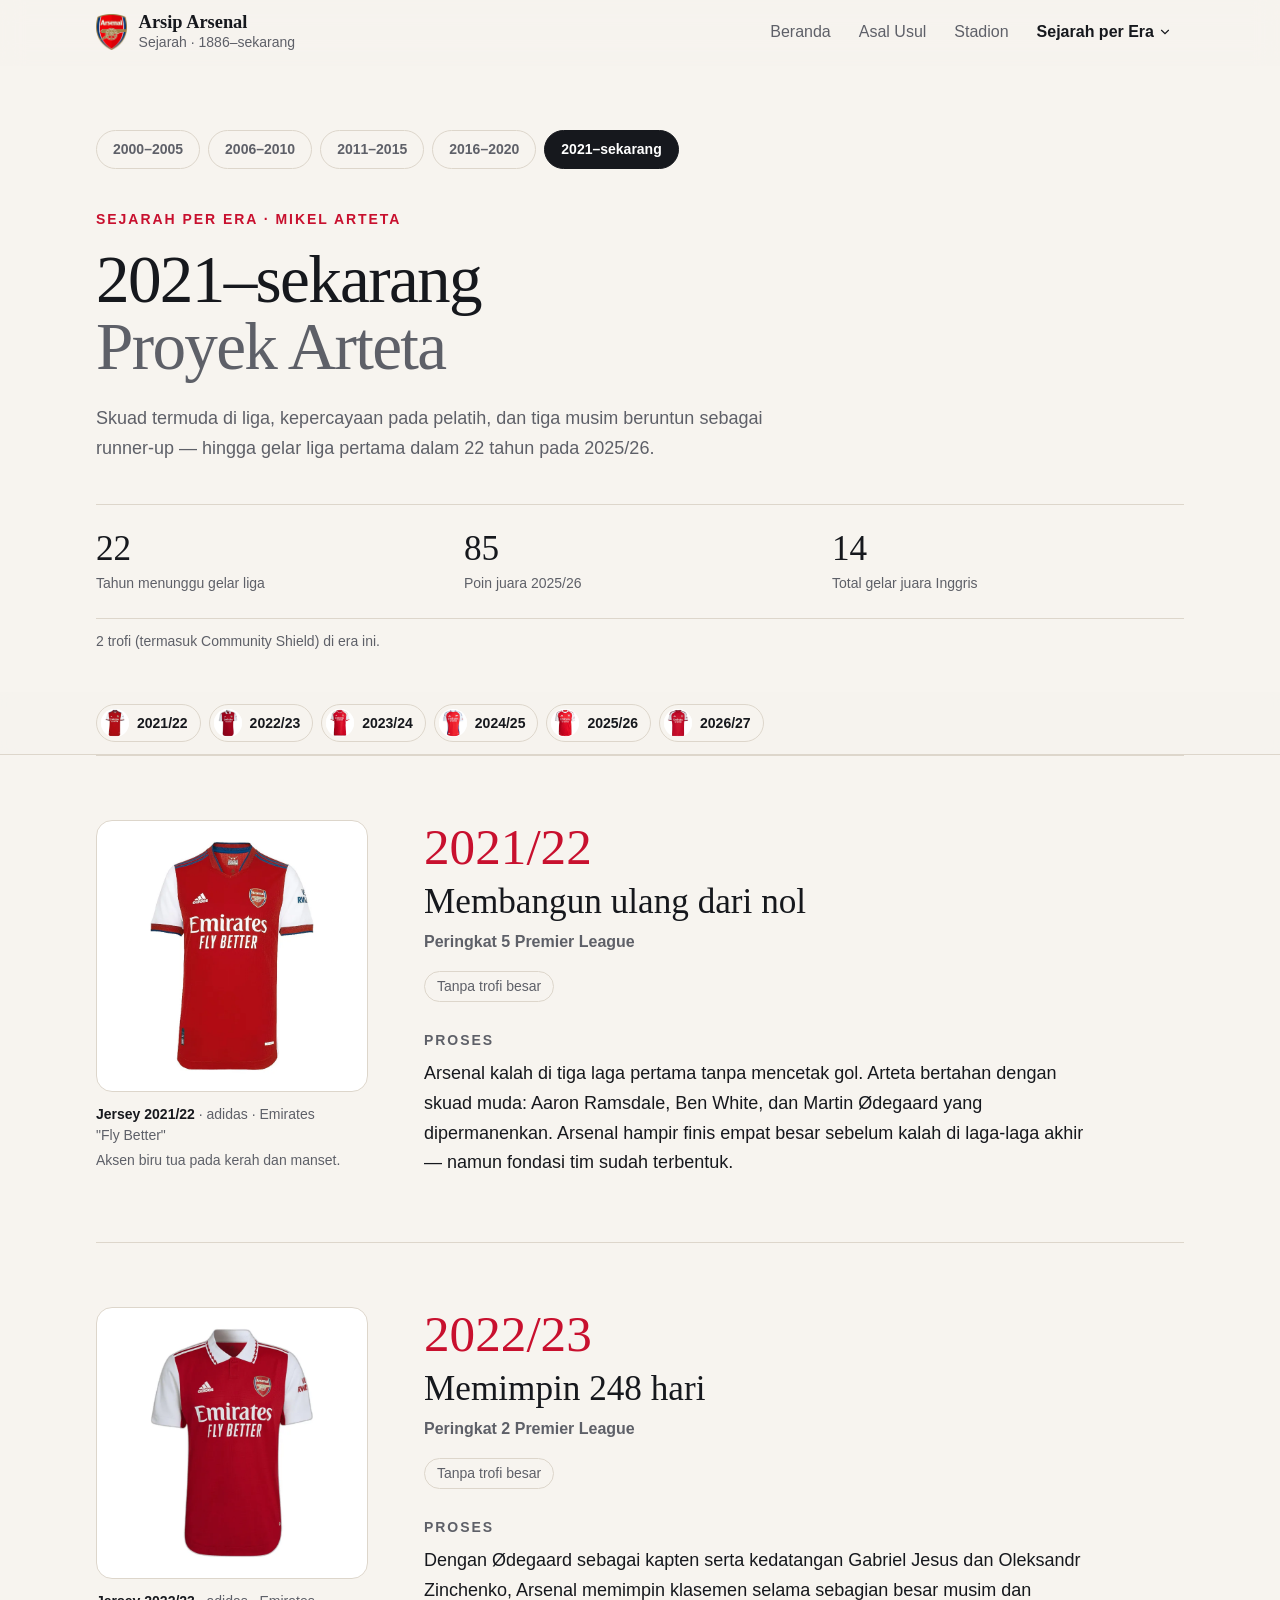
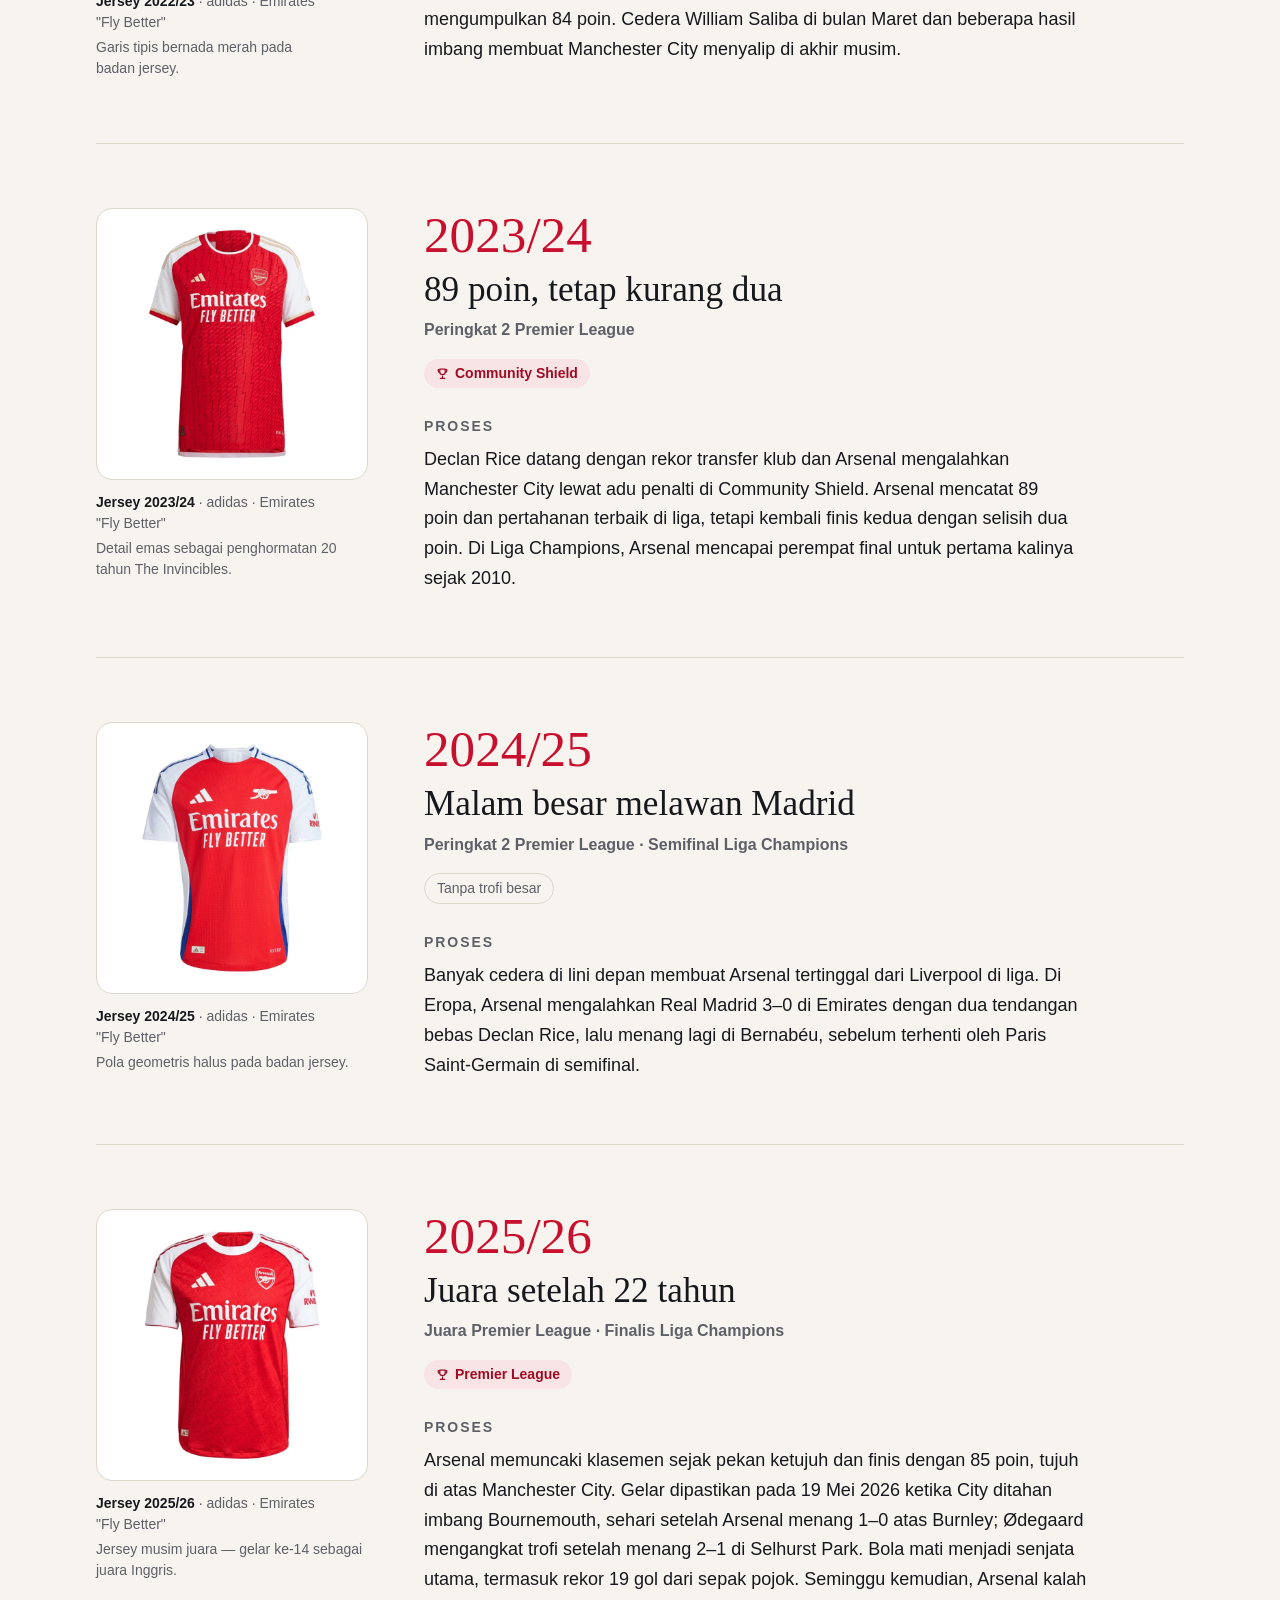
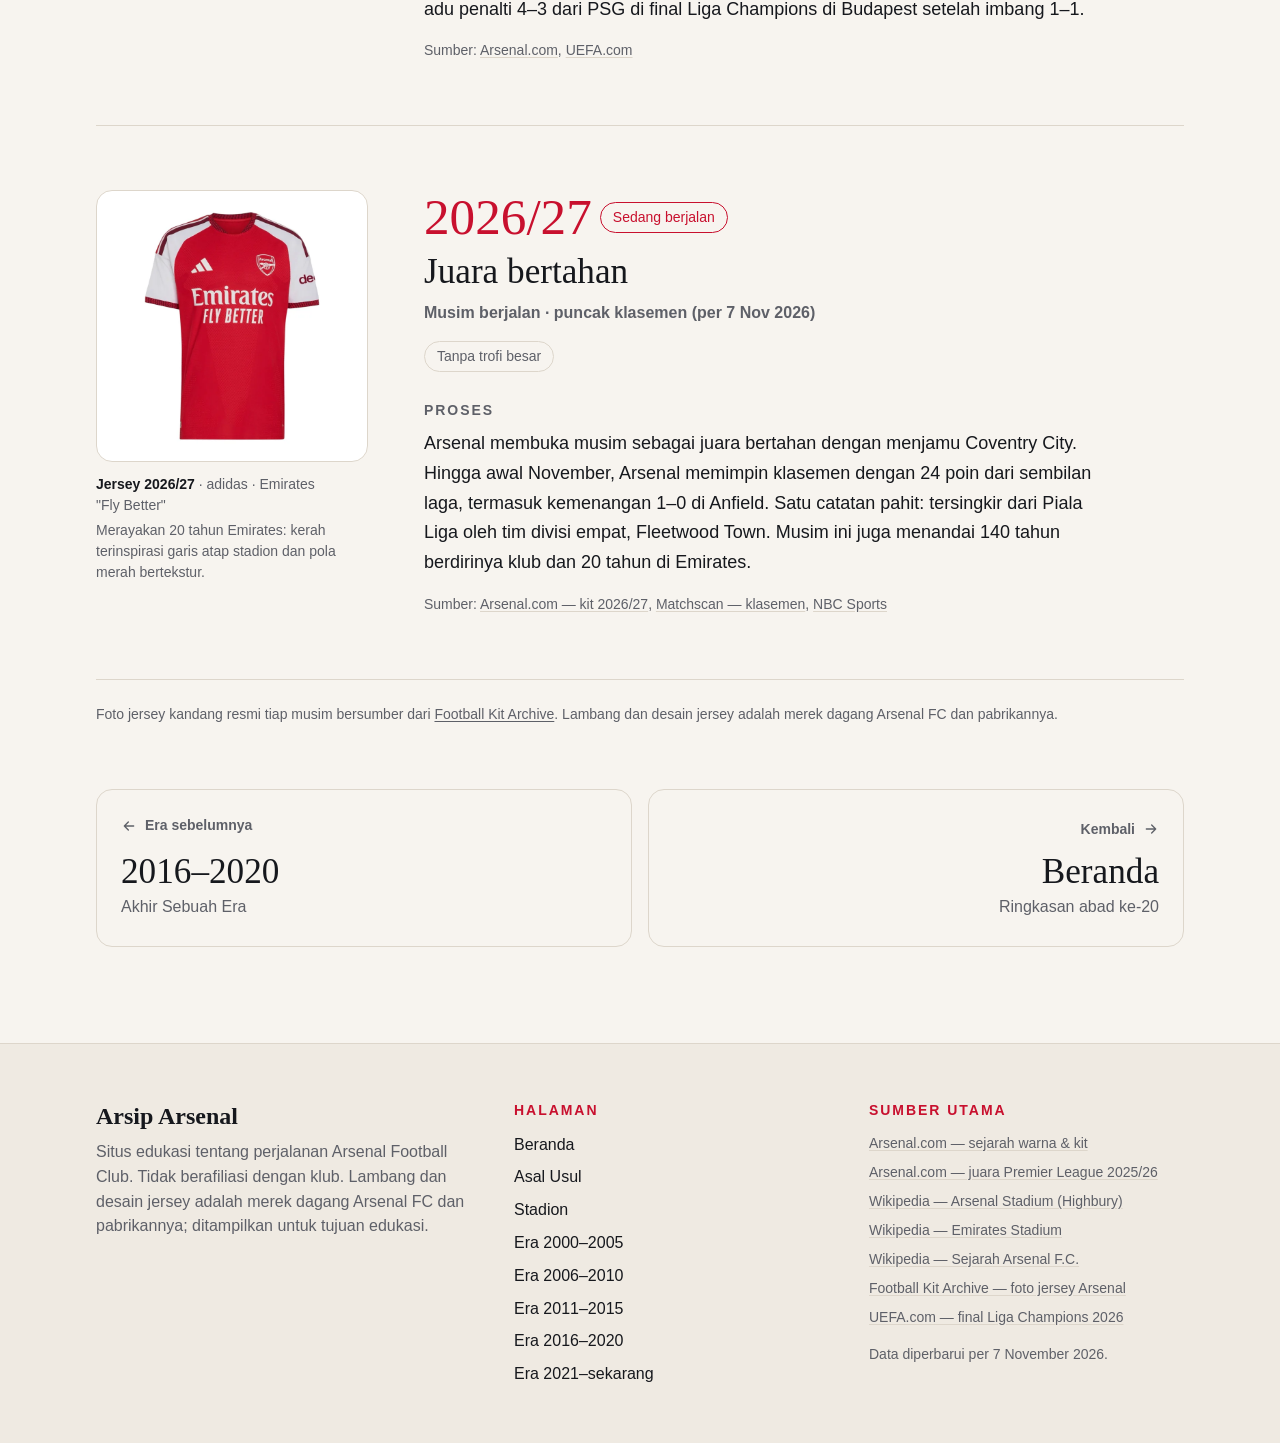
<file: era-2021-sekarang.html>
<!doctype html>
<html lang="id">
<head>
<meta charset="utf-8">
<meta name="viewport" content="width=device-width, initial-scale=1">
<title>Arsenal 2021–sekarang — Proyek Arteta</title>
<meta name="description" content="Pencapaian, proses, dan jersey Arsenal musim demi musim pada era 2021–sekarang.">
<meta property="og:title" content="Arsenal 2021–sekarang — Proyek Arteta">
<meta property="og:description" content="Pencapaian, proses, dan jersey Arsenal musim demi musim pada era 2021–sekarang.">
<meta name="theme-color" content="#F7F4EF">
<link rel="icon" type="image/png" href="img/arsenal-crest.png">
<link rel="preconnect" href="https://api.fontshare.com" crossorigin>
<link href="https://api.fontshare.com/v2/css?f[]=gambetta@400,500,600,700,401&f[]=switzer@400,500,600,700&display=swap" rel="stylesheet">
<link rel="stylesheet" href="style.css">
<script>document.documentElement.classList.add('js')</script>
</head>
<body>

<a href="#isi" class="sr-only focus:not-sr-only focus:fixed focus:left-4 focus:top-4 focus:z-[60] focus:rounded focus:bg-ink focus:px-4 focus:py-2 focus:text-white">Lewati ke konten</a>
<header class="header sticky top-0 z-50">
  <div class="wrap flex h-16 items-center justify-between gap-4">
    <a href="index.html" class="flex items-center gap-3" aria-label="Arsip Arsenal — beranda">
      <img src="img/arsenal-crest.png" alt="Lambang Arsenal FC" width="30" height="35" class="h-9 w-auto">
      <span class="leading-tight"><span class="block font-display text-[1.15rem] font-semibold">Arsip Arsenal</span><span class="block t-xs text-muted -mt-0.5">Sejarah · 1886–sekarang</span></span>
    </a>
    <nav class="hidden items-center gap-1 lg:flex" aria-label="Navigasi utama">
      <a class="navlink" href="index.html">Beranda</a><a class="navlink" href="asal-usul.html">Asal Usul</a><a class="navlink" href="stadion.html">Stadion</a>
      <div class="relative">
        <button id="eraBtn" class="navlink inline-flex items-center gap-1 text-ink font-semibold" aria-expanded="false" aria-controls="eraMenu">Sejarah per Era <svg width="14" height="14" viewBox="0 0 24 24" fill="none" stroke="currentColor" stroke-width="2" stroke-linecap="round" aria-hidden="true"><path d="M6 9l6 6 6-6"/></svg></button>
        <div id="eraMenu" hidden class="absolute right-0 top-full mt-2 w-80 rounded-xl border border-line bg-paper p-2 shadow-[0_12px_40px_-12px_rgba(22,24,29,.25)]"><a href="era-2000-2005.html" class="flex items-baseline justify-between gap-6 rounded-md px-3 py-2.5 hover:bg-paper2">
      <span class="t-sm font-semibold">2000–2005</span><span class="t-xs text-muted">Era Emas Wenger</span></a><a href="era-2006-2010.html" class="flex items-baseline justify-between gap-6 rounded-md px-3 py-2.5 hover:bg-paper2">
      <span class="t-sm font-semibold">2006–2010</span><span class="t-xs text-muted">Rumah Baru, Tim Muda</span></a><a href="era-2011-2015.html" class="flex items-baseline justify-between gap-6 rounded-md px-3 py-2.5 hover:bg-paper2">
      <span class="t-sm font-semibold">2011–2015</span><span class="t-xs text-muted">Menghapus Puasa Gelar</span></a><a href="era-2016-2020.html" class="flex items-baseline justify-between gap-6 rounded-md px-3 py-2.5 hover:bg-paper2">
      <span class="t-sm font-semibold">2016–2020</span><span class="t-xs text-muted">Akhir Sebuah Era</span></a><a href="era-2021-sekarang.html" class="flex items-baseline justify-between gap-6 rounded-md px-3 py-2.5 hover:bg-paper2" aria-current="page">
      <span class="t-sm font-semibold">2021–sekarang</span><span class="t-xs text-muted">Proyek Arteta</span></a></div>
      </div>
    </nav>
    <button id="menuBtn" class="grid h-11 w-11 place-items-center rounded-full border border-line lg:hidden" aria-expanded="false" aria-controls="mobileMenu" aria-label="Buka menu">
      <svg id="iconOpen" width="20" height="20" viewBox="0 0 24 24" fill="none" stroke="currentColor" stroke-width="2" stroke-linecap="round" aria-hidden="true"><path d="M4 7h16M4 12h16M4 17h16"/></svg>
      <svg id="iconClose" class="hidden" width="20" height="20" viewBox="0 0 24 24" fill="none" stroke="currentColor" stroke-width="2" stroke-linecap="round" aria-hidden="true"><path d="M6 6l12 12M18 6L6 18"/></svg>
    </button>
  </div>
  <div class="progress h-[2px] bg-gunner"></div>
</header>
  <div id="mobileMenu" hidden class="menu-panel fixed inset-x-0 top-[66px] bottom-0 z-40 overflow-y-auto bg-paper lg:hidden">
    <div class="wrap pb-12 pt-4">
      <nav aria-label="Navigasi HP">
        <a href="index.html" class="block border-b border-line py-4 font-display t-xl">Beranda</a><a href="asal-usul.html" class="block border-b border-line py-4 font-display t-xl">Asal Usul</a><a href="stadion.html" class="block border-b border-line py-4 font-display t-xl">Stadion</a>
        <p class="eyebrow mt-8 mb-1">Sejarah per Era</p>
        <a href="era-2000-2005.html" class="flex items-baseline justify-between border-b border-line py-4">
      <span class="font-display t-xl">2000–2005</span><span class="t-xs text-muted">Era Emas Wenger</span></a><a href="era-2006-2010.html" class="flex items-baseline justify-between border-b border-line py-4">
      <span class="font-display t-xl">2006–2010</span><span class="t-xs text-muted">Rumah Baru, Tim Muda</span></a><a href="era-2011-2015.html" class="flex items-baseline justify-between border-b border-line py-4">
      <span class="font-display t-xl">2011–2015</span><span class="t-xs text-muted">Menghapus Puasa Gelar</span></a><a href="era-2016-2020.html" class="flex items-baseline justify-between border-b border-line py-4">
      <span class="font-display t-xl">2016–2020</span><span class="t-xs text-muted">Akhir Sebuah Era</span></a><a href="era-2021-sekarang.html" class="flex items-baseline justify-between border-b border-line py-4" aria-current="page">
      <span class="font-display t-xl">2021–sekarang</span><span class="t-xs text-muted">Proyek Arteta</span></a>
      </nav>
    </div>
  </div>

<main id="isi">

<section class="wrap pb-10 pt-10 md:pt-16">
  <nav aria-label="Pilih era" class="season-rail -mx-5 mb-10 flex gap-2 overflow-x-auto px-5 sm:mx-0 sm:px-0">
    <a href="era-2000-2005.html" class="t-xs shrink-0 rounded-full border px-4 py-2 font-semibold border-line text-muted hover:border-ink hover:text-ink">2000–2005</a><a href="era-2006-2010.html" class="t-xs shrink-0 rounded-full border px-4 py-2 font-semibold border-line text-muted hover:border-ink hover:text-ink">2006–2010</a><a href="era-2011-2015.html" class="t-xs shrink-0 rounded-full border px-4 py-2 font-semibold border-line text-muted hover:border-ink hover:text-ink">2011–2015</a><a href="era-2016-2020.html" class="t-xs shrink-0 rounded-full border px-4 py-2 font-semibold border-line text-muted hover:border-ink hover:text-ink">2016–2020</a><a href="era-2021-sekarang.html" class="t-xs shrink-0 rounded-full border px-4 py-2 font-semibold border-ink bg-ink text-white" aria-current="page">2021–sekarang</a>
  </nav>
  <p class="eyebrow">Sejarah per Era · Mikel Arteta</p>
  <h1 class="font-display t-3xl mt-4 font-medium tracking-tight">2021–sekarang<span class="block text-muted">Proyek Arteta</span></h1>
  <p class="t-base mt-6 max-w-prose text-muted">Skuad termuda di liga, kepercayaan pada pelatih, dan tiga musim beruntun sebagai runner-up — hingga gelar liga pertama dalam 22 tahun pada 2025/26.</p>
  <dl class="mt-10 grid grid-cols-3 gap-4 border-y border-line py-6">
    <div><dt class="sr-only">Tahun menunggu gelar liga</dt><dd><span class="block font-display t-xl font-medium">22</span><span class="t-xs mt-1 block text-muted">Tahun menunggu gelar liga</span></dd></div><div><dt class="sr-only">Poin juara 2025/26</dt><dd><span class="block font-display t-xl font-medium">85</span><span class="t-xs mt-1 block text-muted">Poin juara 2025/26</span></dd></div><div><dt class="sr-only">Total gelar juara Inggris</dt><dd><span class="block font-display t-xl font-medium">14</span><span class="t-xs mt-1 block text-muted">Total gelar juara Inggris</span></dd></div>
  </dl>
  <p class="t-xs mt-3 text-muted">2 trofi (termasuk Community Shield) di era ini.</p>
</section>

<div class="sticky top-16 z-40 border-b border-line bg-paper/90 backdrop-blur">
  <nav aria-label="Lompat ke musim" class="season-rail wrap flex gap-2 overflow-x-auto py-3">
    <a href="#musim-2021-22" class="flex shrink-0 items-center gap-2 rounded-full border border-line bg-paper py-1 pl-1 pr-3 t-xs font-semibold transition-colors hover:border-ink">
      <span class="block w-7 overflow-hidden rounded-full bg-white"><img src="img/jersey-2021-22.webp" alt="" width="720" height="720" class="block aspect-square w-full object-contain " loading="lazy" decoding="async"></span>2021/22</a>
    <a href="#musim-2022-23" class="flex shrink-0 items-center gap-2 rounded-full border border-line bg-paper py-1 pl-1 pr-3 t-xs font-semibold transition-colors hover:border-ink">
      <span class="block w-7 overflow-hidden rounded-full bg-white"><img src="img/jersey-2022-23.webp" alt="" width="720" height="720" class="block aspect-square w-full object-contain " loading="lazy" decoding="async"></span>2022/23</a>
    <a href="#musim-2023-24" class="flex shrink-0 items-center gap-2 rounded-full border border-line bg-paper py-1 pl-1 pr-3 t-xs font-semibold transition-colors hover:border-ink">
      <span class="block w-7 overflow-hidden rounded-full bg-white"><img src="img/jersey-2023-24.webp" alt="" width="720" height="720" class="block aspect-square w-full object-contain " loading="lazy" decoding="async"></span>2023/24</a>
    <a href="#musim-2024-25" class="flex shrink-0 items-center gap-2 rounded-full border border-line bg-paper py-1 pl-1 pr-3 t-xs font-semibold transition-colors hover:border-ink">
      <span class="block w-7 overflow-hidden rounded-full bg-white"><img src="img/jersey-2024-25.webp" alt="" width="720" height="720" class="block aspect-square w-full object-contain " loading="lazy" decoding="async"></span>2024/25</a>
    <a href="#musim-2025-26" class="flex shrink-0 items-center gap-2 rounded-full border border-line bg-paper py-1 pl-1 pr-3 t-xs font-semibold transition-colors hover:border-ink">
      <span class="block w-7 overflow-hidden rounded-full bg-white"><img src="img/jersey-2025-26.webp" alt="" width="720" height="720" class="block aspect-square w-full object-contain " loading="lazy" decoding="async"></span>2025/26</a>
    <a href="#musim-2026-27" class="flex shrink-0 items-center gap-2 rounded-full border border-line bg-paper py-1 pl-1 pr-3 t-xs font-semibold transition-colors hover:border-ink">
      <span class="block w-7 overflow-hidden rounded-full bg-white"><img src="img/jersey-2026-27.webp" alt="" width="720" height="720" class="block aspect-square w-full object-contain " loading="lazy" decoding="async"></span>2026/27</a></nav>
</div>

<section class="wrap" aria-label="Musim-musim 2021–sekarang">
  
  <article id="musim-2021-22" data-season class="reveal grid gap-8 border-t border-line py-12 md:grid-cols-[minmax(0,17rem)_1fr] md:gap-14 md:py-16">
    <div class="md:sticky md:top-36 md:self-start">
      <div class="mx-auto max-w-[16rem] overflow-hidden rounded-2xl border border-line bg-white p-3 md:max-w-none">
        <div class="jersey-card"><img src="img/jersey-2021-22.webp" alt="Foto jersey kandang resmi Arsenal musim 2021/22, buatan adidas dengan sponsor Emirates Fly Better" width="720" height="720" class="block aspect-square w-full object-contain " decoding="async"></div>
      </div>
      <p class="t-xs mt-3 text-center text-muted md:text-left"><span class="font-semibold text-ink">Jersey 2021/22</span> · adidas · Emirates "Fly Better"</p>
      <p class="t-xs mt-1 text-center text-muted md:text-left">Aksen biru tua pada kerah dan manset.</p>
    </div>
    <div>
      <div class="flex flex-wrap items-center gap-2">
        <span class="font-display t-2xl font-medium text-gunner">2021/22</span>
        
      </div>
      <h2 class="font-display t-xl mt-2 font-medium">Membangun ulang dari nol</h2>
      <p class="t-sm mt-2 font-semibold text-muted">Peringkat 5 Premier League</p>
      <div class="mt-4 flex flex-wrap gap-2">
        <span class="chip">Tanpa trofi besar</span>
      </div>
      <h3 class="t-xs mt-7 font-semibold uppercase tracking-[0.14em] text-muted">Proses</h3>
      <p class="mt-2 max-w-prose">Arsenal kalah di tiga laga pertama tanpa mencetak gol. Arteta bertahan dengan skuad muda: Aaron Ramsdale, Ben White, dan Martin Ødegaard yang dipermanenkan. Arsenal hampir finis empat besar sebelum kalah di laga-laga akhir — namun fondasi tim sudah terbentuk.</p>
      
    </div>
  </article>
  <article id="musim-2022-23" data-season class="reveal grid gap-8 border-t border-line py-12 md:grid-cols-[minmax(0,17rem)_1fr] md:gap-14 md:py-16">
    <div class="md:sticky md:top-36 md:self-start">
      <div class="mx-auto max-w-[16rem] overflow-hidden rounded-2xl border border-line bg-white p-3 md:max-w-none">
        <div class="jersey-card"><img src="img/jersey-2022-23.webp" alt="Foto jersey kandang resmi Arsenal musim 2022/23, buatan adidas dengan sponsor Emirates Fly Better" width="720" height="720" class="block aspect-square w-full object-contain " loading="lazy" decoding="async"></div>
      </div>
      <p class="t-xs mt-3 text-center text-muted md:text-left"><span class="font-semibold text-ink">Jersey 2022/23</span> · adidas · Emirates "Fly Better"</p>
      <p class="t-xs mt-1 text-center text-muted md:text-left">Garis tipis bernada merah pada badan jersey.</p>
    </div>
    <div>
      <div class="flex flex-wrap items-center gap-2">
        <span class="font-display t-2xl font-medium text-gunner">2022/23</span>
        
      </div>
      <h2 class="font-display t-xl mt-2 font-medium">Memimpin 248 hari</h2>
      <p class="t-sm mt-2 font-semibold text-muted">Peringkat 2 Premier League</p>
      <div class="mt-4 flex flex-wrap gap-2">
        <span class="chip">Tanpa trofi besar</span>
      </div>
      <h3 class="t-xs mt-7 font-semibold uppercase tracking-[0.14em] text-muted">Proses</h3>
      <p class="mt-2 max-w-prose">Dengan Ødegaard sebagai kapten serta kedatangan Gabriel Jesus dan Oleksandr Zinchenko, Arsenal memimpin klasemen selama sebagian besar musim dan mengumpulkan 84 poin. Cedera William Saliba di bulan Maret dan beberapa hasil imbang membuat Manchester City menyalip di akhir musim.</p>
      
    </div>
  </article>
  <article id="musim-2023-24" data-season class="reveal grid gap-8 border-t border-line py-12 md:grid-cols-[minmax(0,17rem)_1fr] md:gap-14 md:py-16">
    <div class="md:sticky md:top-36 md:self-start">
      <div class="mx-auto max-w-[16rem] overflow-hidden rounded-2xl border border-line bg-white p-3 md:max-w-none">
        <div class="jersey-card"><img src="img/jersey-2023-24.webp" alt="Foto jersey kandang resmi Arsenal musim 2023/24, buatan adidas dengan sponsor Emirates Fly Better" width="720" height="720" class="block aspect-square w-full object-contain " loading="lazy" decoding="async"></div>
      </div>
      <p class="t-xs mt-3 text-center text-muted md:text-left"><span class="font-semibold text-ink">Jersey 2023/24</span> · adidas · Emirates "Fly Better"</p>
      <p class="t-xs mt-1 text-center text-muted md:text-left">Detail emas sebagai penghormatan 20 tahun The Invincibles.</p>
    </div>
    <div>
      <div class="flex flex-wrap items-center gap-2">
        <span class="font-display t-2xl font-medium text-gunner">2023/24</span>
        
      </div>
      <h2 class="font-display t-xl mt-2 font-medium">89 poin, tetap kurang dua</h2>
      <p class="t-sm mt-2 font-semibold text-muted">Peringkat 2 Premier League</p>
      <div class="mt-4 flex flex-wrap gap-2">
        <span class="trophy"><svg width="13" height="13" viewBox="0 0 24 24" fill="none" stroke="currentColor" stroke-width="2.2" stroke-linecap="round" stroke-linejoin="round" aria-hidden="true"><path d="M8 21h8M12 17v4M7 4h10v5a5 5 0 0 1-10 0V4zM17 5h3v2a3 3 0 0 1-3 3M7 5H4v2a3 3 0 0 0 3 3"/></svg>Community Shield</span>
      </div>
      <h3 class="t-xs mt-7 font-semibold uppercase tracking-[0.14em] text-muted">Proses</h3>
      <p class="mt-2 max-w-prose">Declan Rice datang dengan rekor transfer klub dan Arsenal mengalahkan Manchester City lewat adu penalti di Community Shield. Arsenal mencatat 89 poin dan pertahanan terbaik di liga, tetapi kembali finis kedua dengan selisih dua poin. Di Liga Champions, Arsenal mencapai perempat final untuk pertama kalinya sejak 2010.</p>
      
    </div>
  </article>
  <article id="musim-2024-25" data-season class="reveal grid gap-8 border-t border-line py-12 md:grid-cols-[minmax(0,17rem)_1fr] md:gap-14 md:py-16">
    <div class="md:sticky md:top-36 md:self-start">
      <div class="mx-auto max-w-[16rem] overflow-hidden rounded-2xl border border-line bg-white p-3 md:max-w-none">
        <div class="jersey-card"><img src="img/jersey-2024-25.webp" alt="Foto jersey kandang resmi Arsenal musim 2024/25, buatan adidas dengan sponsor Emirates Fly Better" width="720" height="720" class="block aspect-square w-full object-contain " loading="lazy" decoding="async"></div>
      </div>
      <p class="t-xs mt-3 text-center text-muted md:text-left"><span class="font-semibold text-ink">Jersey 2024/25</span> · adidas · Emirates "Fly Better"</p>
      <p class="t-xs mt-1 text-center text-muted md:text-left">Pola geometris halus pada badan jersey.</p>
    </div>
    <div>
      <div class="flex flex-wrap items-center gap-2">
        <span class="font-display t-2xl font-medium text-gunner">2024/25</span>
        
      </div>
      <h2 class="font-display t-xl mt-2 font-medium">Malam besar melawan Madrid</h2>
      <p class="t-sm mt-2 font-semibold text-muted">Peringkat 2 Premier League · Semifinal Liga Champions</p>
      <div class="mt-4 flex flex-wrap gap-2">
        <span class="chip">Tanpa trofi besar</span>
      </div>
      <h3 class="t-xs mt-7 font-semibold uppercase tracking-[0.14em] text-muted">Proses</h3>
      <p class="mt-2 max-w-prose">Banyak cedera di lini depan membuat Arsenal tertinggal dari Liverpool di liga. Di Eropa, Arsenal mengalahkan Real Madrid 3–0 di Emirates dengan dua tendangan bebas Declan Rice, lalu menang lagi di Bernabéu, sebelum terhenti oleh Paris Saint-Germain di semifinal.</p>
      
    </div>
  </article>
  <article id="musim-2025-26" data-season class="reveal grid gap-8 border-t border-line py-12 md:grid-cols-[minmax(0,17rem)_1fr] md:gap-14 md:py-16">
    <div class="md:sticky md:top-36 md:self-start">
      <div class="mx-auto max-w-[16rem] overflow-hidden rounded-2xl border border-line bg-white p-3 md:max-w-none">
        <div class="jersey-card"><img src="img/jersey-2025-26.webp" alt="Foto jersey kandang resmi Arsenal musim 2025/26, buatan adidas dengan sponsor Emirates Fly Better" width="720" height="720" class="block aspect-square w-full object-contain " loading="lazy" decoding="async"></div>
      </div>
      <p class="t-xs mt-3 text-center text-muted md:text-left"><span class="font-semibold text-ink">Jersey 2025/26</span> · adidas · Emirates "Fly Better"</p>
      <p class="t-xs mt-1 text-center text-muted md:text-left">Jersey musim juara — gelar ke-14 sebagai juara Inggris.</p>
    </div>
    <div>
      <div class="flex flex-wrap items-center gap-2">
        <span class="font-display t-2xl font-medium text-gunner">2025/26</span>
        
      </div>
      <h2 class="font-display t-xl mt-2 font-medium">Juara setelah 22 tahun</h2>
      <p class="t-sm mt-2 font-semibold text-muted">Juara Premier League · Finalis Liga Champions</p>
      <div class="mt-4 flex flex-wrap gap-2">
        <span class="trophy"><svg width="13" height="13" viewBox="0 0 24 24" fill="none" stroke="currentColor" stroke-width="2.2" stroke-linecap="round" stroke-linejoin="round" aria-hidden="true"><path d="M8 21h8M12 17v4M7 4h10v5a5 5 0 0 1-10 0V4zM17 5h3v2a3 3 0 0 1-3 3M7 5H4v2a3 3 0 0 0 3 3"/></svg>Premier League</span>
      </div>
      <h3 class="t-xs mt-7 font-semibold uppercase tracking-[0.14em] text-muted">Proses</h3>
      <p class="mt-2 max-w-prose">Arsenal memuncaki klasemen sejak pekan ketujuh dan finis dengan 85 poin, tujuh di atas Manchester City. Gelar dipastikan pada 19 Mei 2026 ketika City ditahan imbang Bournemouth, sehari setelah Arsenal menang 1–0 atas Burnley; Ødegaard mengangkat trofi setelah menang 2–1 di Selhurst Park. Bola mati menjadi senjata utama, termasuk rekor 19 gol dari sepak pojok. Seminggu kemudian, Arsenal kalah adu penalti 4–3 dari PSG di final Liga Champions di Budapest setelah imbang 1–1.</p>
      <p class="t-xs mt-4 text-muted">Sumber: <a class="underline decoration-line underline-offset-2 hover:text-ink" href="https://www.arsenal.com/news/arsenal-crowned-202526-premier-league-champions-aOhcw4T06mFw" target="_blank" rel="noopener">Arsenal.com</a>, <a class="underline decoration-line underline-offset-2 hover:text-ink" href="https://www.uefa.com/uefachampionsleague/news/02a5-20c02e59f219-15e92acdc717-1000/" target="_blank" rel="noopener">UEFA.com</a></p>
    </div>
  </article>
  <article id="musim-2026-27" data-season class="reveal grid gap-8 border-t border-line py-12 md:grid-cols-[minmax(0,17rem)_1fr] md:gap-14 md:py-16">
    <div class="md:sticky md:top-36 md:self-start">
      <div class="mx-auto max-w-[16rem] overflow-hidden rounded-2xl border border-line bg-white p-3 md:max-w-none">
        <div class="jersey-card"><img src="img/jersey-2026-27.webp" alt="Foto jersey kandang resmi Arsenal musim 2026/27, buatan adidas dengan sponsor Emirates Fly Better" width="720" height="720" class="block aspect-square w-full object-contain " loading="lazy" decoding="async"></div>
      </div>
      <p class="t-xs mt-3 text-center text-muted md:text-left"><span class="font-semibold text-ink">Jersey 2026/27</span> · adidas · Emirates "Fly Better"</p>
      <p class="t-xs mt-1 text-center text-muted md:text-left">Merayakan 20 tahun Emirates: kerah terinspirasi garis atap stadion dan pola merah bertekstur.</p>
    </div>
    <div>
      <div class="flex flex-wrap items-center gap-2">
        <span class="font-display t-2xl font-medium text-gunner">2026/27</span>
        <span class="chip border-gunner text-gunner">Sedang berjalan</span>
      </div>
      <h2 class="font-display t-xl mt-2 font-medium">Juara bertahan</h2>
      <p class="t-sm mt-2 font-semibold text-muted">Musim berjalan · puncak klasemen (per 7 Nov 2026)</p>
      <div class="mt-4 flex flex-wrap gap-2">
        <span class="chip">Tanpa trofi besar</span>
      </div>
      <h3 class="t-xs mt-7 font-semibold uppercase tracking-[0.14em] text-muted">Proses</h3>
      <p class="mt-2 max-w-prose">Arsenal membuka musim sebagai juara bertahan dengan menjamu Coventry City. Hingga awal November, Arsenal memimpin klasemen dengan 24 poin dari sembilan laga, termasuk kemenangan 1–0 di Anfield. Satu catatan pahit: tersingkir dari Piala Liga oleh tim divisi empat, Fleetwood Town. Musim ini juga menandai 140 tahun berdirinya klub dan 20 tahun di Emirates.</p>
      <p class="t-xs mt-4 text-muted">Sumber: <a class="underline decoration-line underline-offset-2 hover:text-ink" href="https://www.arsenal.com/news/the-inspiration-and-features-behind-our-202627-home-kit-a84jJ7T0sFDo" target="_blank" rel="noopener">Arsenal.com — kit 2026/27</a>, <a class="underline decoration-line underline-offset-2 hover:text-ink" href="https://matchscan.co/en/database/premier-league/arsenal" target="_blank" rel="noopener">Matchscan — klasemen</a>, <a class="underline decoration-line underline-offset-2 hover:text-ink" href="https://www.nbcsports.com/soccer/premier-league/arsenal" target="_blank" rel="noopener">NBC Sports</a></p>
    </div>
  </article>
  <p class="t-xs border-t border-line pt-6 text-muted">Foto jersey kandang resmi tiap musim bersumber dari <a class="underline underline-offset-2 hover:text-ink" href="https://www.footballkitarchive.com/arsenal-fc-kits-t9/" target="_blank" rel="noopener">Football Kit Archive</a>. Lambang dan desain jersey adalah merek dagang Arsenal FC dan pabrikannya.</p>
</section>

<nav class="wrap mt-16 grid gap-4 sm:grid-cols-2" aria-label="Era lain">
  <a href="era-2016-2020.html" class="group rounded-2xl border border-line p-6 hover:border-ink"><span class="t-xs inline-flex items-center gap-2 font-semibold text-muted"><svg width="16" height="16" viewBox="0 0 24 24" fill="none" stroke="currentColor" stroke-width="2" stroke-linecap="round" stroke-linejoin="round" aria-hidden="true"><path d="M19 12H5M11 18l-6-6 6-6"/></svg> Era sebelumnya</span><span class="font-display t-xl mt-2 block">2016–2020</span><span class="t-sm text-muted">Akhir Sebuah Era</span></a>
  <a href="index.html" class="group rounded-2xl border border-line p-6 text-right hover:border-ink"><span class="t-xs inline-flex items-center gap-2 font-semibold text-muted">Kembali <svg width="16" height="16" viewBox="0 0 24 24" fill="none" stroke="currentColor" stroke-width="2" stroke-linecap="round" stroke-linejoin="round" aria-hidden="true"><path d="M5 12h14M13 6l6 6-6 6"/></svg></span><span class="font-display t-xl mt-2 block">Beranda</span><span class="t-sm text-muted">Ringkasan abad ke-20</span></a>
</nav>
</main>

<footer class="mt-24 border-t border-line bg-paper2">
  <div class="wrap grid gap-10 py-14 md:grid-cols-[1.2fr_1fr_1fr]">
    <div>
      <p class="font-display t-lg font-semibold">Arsip Arsenal</p>
      <p class="t-sm mt-2 max-w-sm text-muted">Situs edukasi tentang perjalanan Arsenal Football Club. Tidak berafiliasi dengan klub. Lambang dan desain jersey adalah merek dagang Arsenal FC dan pabrikannya; ditampilkan untuk tujuan edukasi.</p>
    </div>
    <div>
      <p class="eyebrow mb-3">Halaman</p>
      <ul class="t-sm space-y-2">
        <li><a class="hover:text-gunner" href="index.html">Beranda</a></li><li><a class="hover:text-gunner" href="asal-usul.html">Asal Usul</a></li><li><a class="hover:text-gunner" href="stadion.html">Stadion</a></li>
        <li><a class="hover:text-gunner" href="era-2000-2005.html">Era 2000–2005</a></li><li><a class="hover:text-gunner" href="era-2006-2010.html">Era 2006–2010</a></li><li><a class="hover:text-gunner" href="era-2011-2015.html">Era 2011–2015</a></li><li><a class="hover:text-gunner" href="era-2016-2020.html">Era 2016–2020</a></li><li><a class="hover:text-gunner" href="era-2021-sekarang.html">Era 2021–sekarang</a></li>
      </ul>
    </div>
    <div>
      <p class="eyebrow mb-3">Sumber utama</p>
      <ul class="t-xs space-y-2 text-muted">
        <li><a class="underline decoration-line underline-offset-2 hover:text-ink" href="https://www.arsenal.com/feature/come-on-you-reds-the-clubs-colours-ayiCp8g3niSF" target="_blank" rel="noopener">Arsenal.com — sejarah warna & kit</a></li><li><a class="underline decoration-line underline-offset-2 hover:text-ink" href="https://www.arsenal.com/news/arsenal-crowned-202526-premier-league-champions-aOhcw4T06mFw" target="_blank" rel="noopener">Arsenal.com — juara Premier League 2025/26</a></li><li><a class="underline decoration-line underline-offset-2 hover:text-ink" href="https://en.wikipedia.org/wiki/Arsenal_Stadium" target="_blank" rel="noopener">Wikipedia — Arsenal Stadium (Highbury)</a></li><li><a class="underline decoration-line underline-offset-2 hover:text-ink" href="https://en.wikipedia.org/wiki/Emirates_Stadium" target="_blank" rel="noopener">Wikipedia — Emirates Stadium</a></li><li><a class="underline decoration-line underline-offset-2 hover:text-ink" href="https://en.wikipedia.org/wiki/History_of_Arsenal_F.C._(1886%E2%80%931966)" target="_blank" rel="noopener">Wikipedia — Sejarah Arsenal F.C.</a></li><li><a class="underline decoration-line underline-offset-2 hover:text-ink" href="https://www.footballkitarchive.com/arsenal-fc-kits-t9/" target="_blank" rel="noopener">Football Kit Archive — foto jersey Arsenal</a></li><li><a class="underline decoration-line underline-offset-2 hover:text-ink" href="https://www.uefa.com/uefachampionsleague/news/02a5-20c02e59f219-15e92acdc717-1000/" target="_blank" rel="noopener">UEFA.com — final Liga Champions 2026</a></li>
      </ul>
      <p class="t-xs mt-4 text-muted">Data diperbarui per 7 November 2026.</p>
    </div>
  </div>
</footer>
<script src="main.js" defer></script>
</body>
</html>
</file>
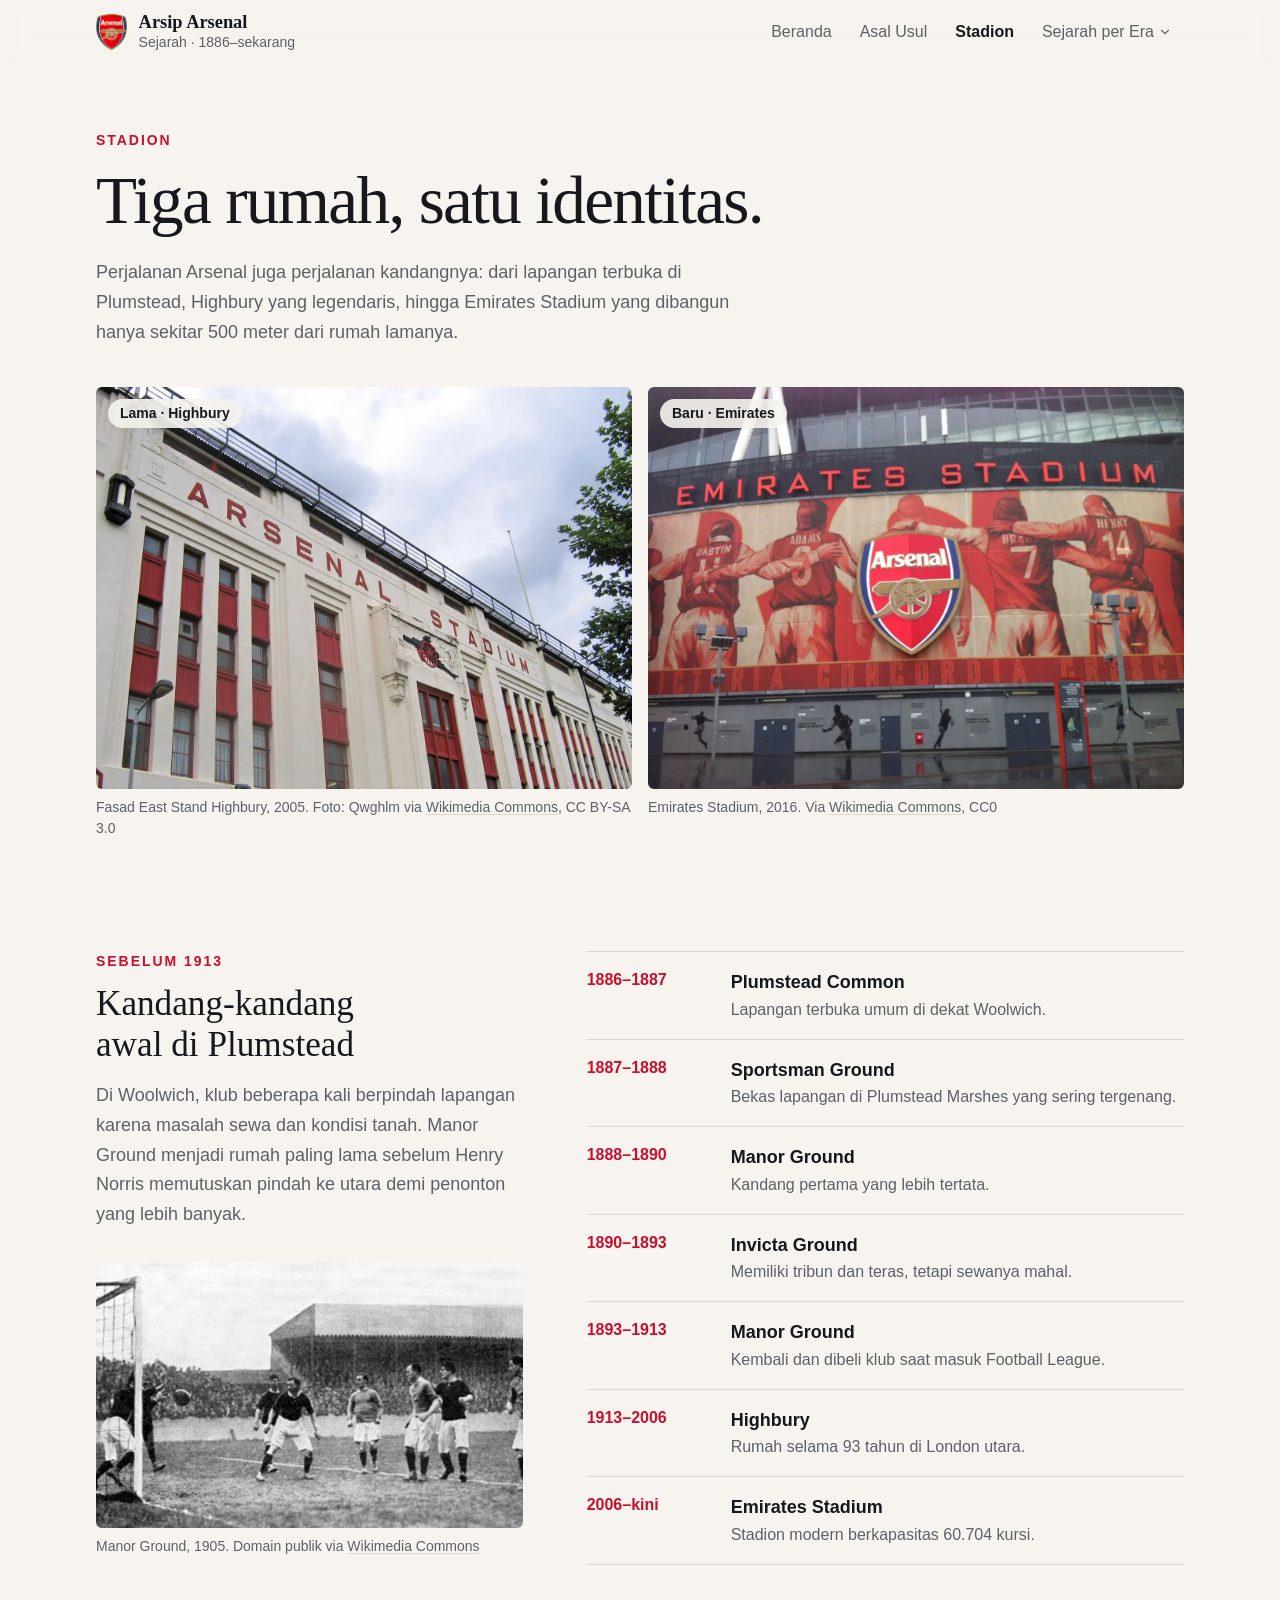
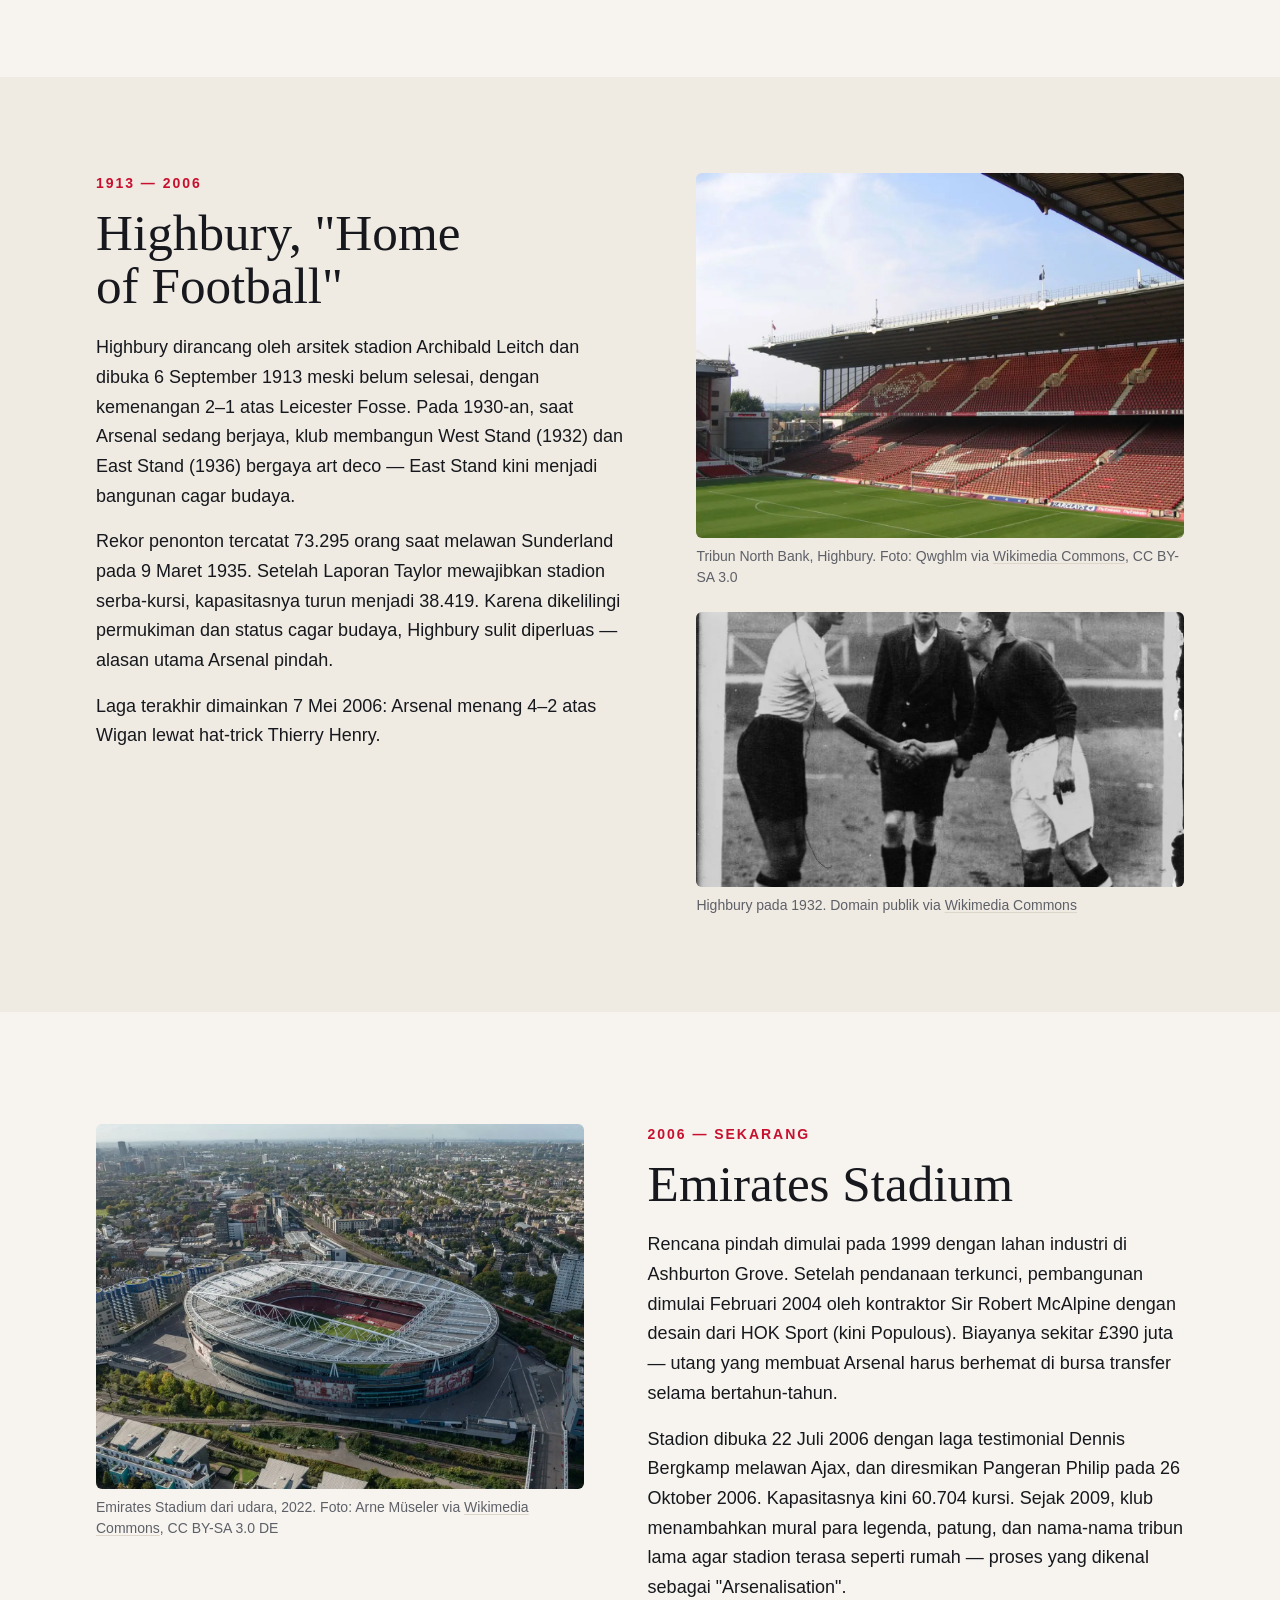
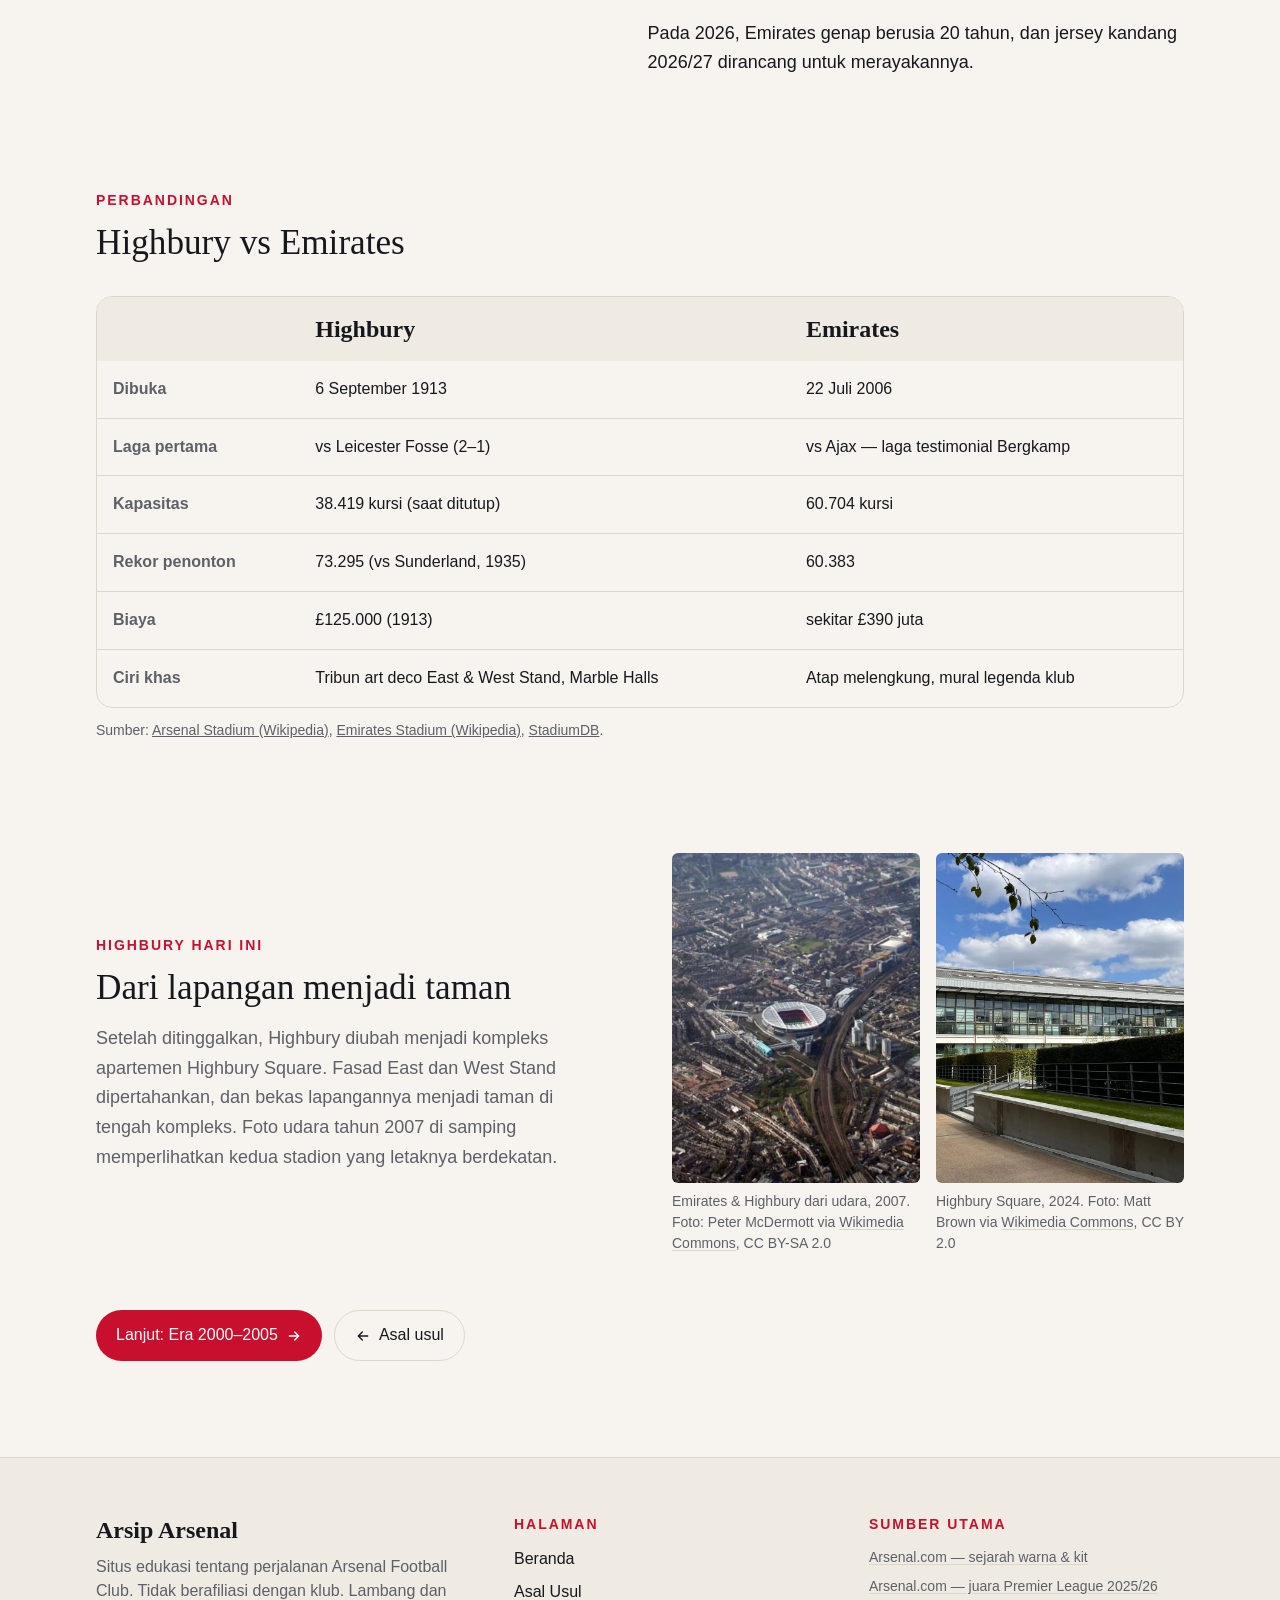
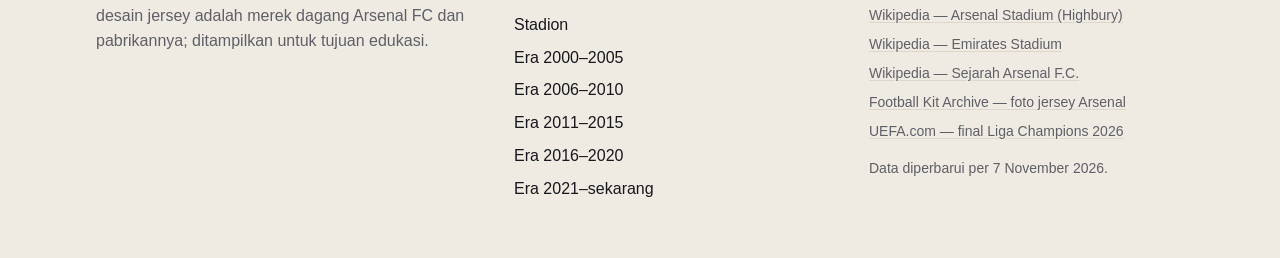
<file: stadion.html>
<!doctype html>
<html lang="id">
<head>
<meta charset="utf-8">
<meta name="viewport" content="width=device-width, initial-scale=1">
<title>Stadion Arsenal — Manor Ground, Highbury, dan Emirates</title>
<meta name="description" content="Sejarah kandang Arsenal: lapangan awal di Plumstead, Highbury 1913–2006, dan Emirates Stadium sejak 2006, lengkap dengan foto lama dan baru.">
<meta property="og:title" content="Stadion Arsenal — Manor Ground, Highbury, dan Emirates">
<meta property="og:description" content="Sejarah kandang Arsenal: lapangan awal di Plumstead, Highbury 1913–2006, dan Emirates Stadium sejak 2006, lengkap dengan foto lama dan baru.">
<meta name="theme-color" content="#F7F4EF">
<link rel="icon" type="image/png" href="img/arsenal-crest.png">
<link rel="preconnect" href="https://api.fontshare.com" crossorigin>
<link href="https://api.fontshare.com/v2/css?f[]=gambetta@400,500,600,700,401&f[]=switzer@400,500,600,700&display=swap" rel="stylesheet">
<link rel="stylesheet" href="style.css">
<script>document.documentElement.classList.add('js')</script>
</head>
<body>

<a href="#isi" class="sr-only focus:not-sr-only focus:fixed focus:left-4 focus:top-4 focus:z-[60] focus:rounded focus:bg-ink focus:px-4 focus:py-2 focus:text-white">Lewati ke konten</a>
<header class="header sticky top-0 z-50">
  <div class="wrap flex h-16 items-center justify-between gap-4">
    <a href="index.html" class="flex items-center gap-3" aria-label="Arsip Arsenal — beranda">
      <img src="img/arsenal-crest.png" alt="Lambang Arsenal FC" width="30" height="35" class="h-9 w-auto">
      <span class="leading-tight"><span class="block font-display text-[1.15rem] font-semibold">Arsip Arsenal</span><span class="block t-xs text-muted -mt-0.5">Sejarah · 1886–sekarang</span></span>
    </a>
    <nav class="hidden items-center gap-1 lg:flex" aria-label="Navigasi utama">
      <a class="navlink" href="index.html">Beranda</a><a class="navlink" href="asal-usul.html">Asal Usul</a><a class="navlink" href="stadion.html" aria-current="page">Stadion</a>
      <div class="relative">
        <button id="eraBtn" class="navlink inline-flex items-center gap-1" aria-expanded="false" aria-controls="eraMenu">Sejarah per Era <svg width="14" height="14" viewBox="0 0 24 24" fill="none" stroke="currentColor" stroke-width="2" stroke-linecap="round" aria-hidden="true"><path d="M6 9l6 6 6-6"/></svg></button>
        <div id="eraMenu" hidden class="absolute right-0 top-full mt-2 w-80 rounded-xl border border-line bg-paper p-2 shadow-[0_12px_40px_-12px_rgba(22,24,29,.25)]"><a href="era-2000-2005.html" class="flex items-baseline justify-between gap-6 rounded-md px-3 py-2.5 hover:bg-paper2">
      <span class="t-sm font-semibold">2000–2005</span><span class="t-xs text-muted">Era Emas Wenger</span></a><a href="era-2006-2010.html" class="flex items-baseline justify-between gap-6 rounded-md px-3 py-2.5 hover:bg-paper2">
      <span class="t-sm font-semibold">2006–2010</span><span class="t-xs text-muted">Rumah Baru, Tim Muda</span></a><a href="era-2011-2015.html" class="flex items-baseline justify-between gap-6 rounded-md px-3 py-2.5 hover:bg-paper2">
      <span class="t-sm font-semibold">2011–2015</span><span class="t-xs text-muted">Menghapus Puasa Gelar</span></a><a href="era-2016-2020.html" class="flex items-baseline justify-between gap-6 rounded-md px-3 py-2.5 hover:bg-paper2">
      <span class="t-sm font-semibold">2016–2020</span><span class="t-xs text-muted">Akhir Sebuah Era</span></a><a href="era-2021-sekarang.html" class="flex items-baseline justify-between gap-6 rounded-md px-3 py-2.5 hover:bg-paper2">
      <span class="t-sm font-semibold">2021–sekarang</span><span class="t-xs text-muted">Proyek Arteta</span></a></div>
      </div>
    </nav>
    <button id="menuBtn" class="grid h-11 w-11 place-items-center rounded-full border border-line lg:hidden" aria-expanded="false" aria-controls="mobileMenu" aria-label="Buka menu">
      <svg id="iconOpen" width="20" height="20" viewBox="0 0 24 24" fill="none" stroke="currentColor" stroke-width="2" stroke-linecap="round" aria-hidden="true"><path d="M4 7h16M4 12h16M4 17h16"/></svg>
      <svg id="iconClose" class="hidden" width="20" height="20" viewBox="0 0 24 24" fill="none" stroke="currentColor" stroke-width="2" stroke-linecap="round" aria-hidden="true"><path d="M6 6l12 12M18 6L6 18"/></svg>
    </button>
  </div>
  <div class="progress h-[2px] bg-gunner"></div>
</header>
  <div id="mobileMenu" hidden class="menu-panel fixed inset-x-0 top-[66px] bottom-0 z-40 overflow-y-auto bg-paper lg:hidden">
    <div class="wrap pb-12 pt-4">
      <nav aria-label="Navigasi HP">
        <a href="index.html" class="block border-b border-line py-4 font-display t-xl">Beranda</a><a href="asal-usul.html" class="block border-b border-line py-4 font-display t-xl">Asal Usul</a><a href="stadion.html" class="block border-b border-line py-4 font-display t-xl" aria-current="page">Stadion</a>
        <p class="eyebrow mt-8 mb-1">Sejarah per Era</p>
        <a href="era-2000-2005.html" class="flex items-baseline justify-between border-b border-line py-4">
      <span class="font-display t-xl">2000–2005</span><span class="t-xs text-muted">Era Emas Wenger</span></a><a href="era-2006-2010.html" class="flex items-baseline justify-between border-b border-line py-4">
      <span class="font-display t-xl">2006–2010</span><span class="t-xs text-muted">Rumah Baru, Tim Muda</span></a><a href="era-2011-2015.html" class="flex items-baseline justify-between border-b border-line py-4">
      <span class="font-display t-xl">2011–2015</span><span class="t-xs text-muted">Menghapus Puasa Gelar</span></a><a href="era-2016-2020.html" class="flex items-baseline justify-between border-b border-line py-4">
      <span class="font-display t-xl">2016–2020</span><span class="t-xs text-muted">Akhir Sebuah Era</span></a><a href="era-2021-sekarang.html" class="flex items-baseline justify-between border-b border-line py-4">
      <span class="font-display t-xl">2021–sekarang</span><span class="t-xs text-muted">Proyek Arteta</span></a>
      </nav>
    </div>
  </div>

<main id="isi">

<section class="wrap pb-10 pt-10 md:pt-16">
  <p class="eyebrow">Stadion</p>
  <h1 class="font-display t-3xl mt-4 max-w-4xl font-medium tracking-tight">Tiga rumah, satu identitas.</h1>
  <p class="t-base mt-6 max-w-prose text-muted">Perjalanan Arsenal juga perjalanan kandangnya: dari lapangan terbuka di Plumstead, Highbury yang legendaris, hingga Emirates Stadium yang dibangun hanya sekitar 500 meter dari rumah lamanya.</p>
</section>

<section class="wrap">
  <div class="grid gap-4 md:grid-cols-2">
    <figure class="figure relative">
      <img src="img/highbury-east.webp" alt="Fasad art deco East Stand Highbury berwarna putih dengan jendela merah dan tulisan Arsenal Stadium" fetchpriority="high" class="aspect-[4/3]">
      <span class="t-xs absolute left-3 top-3 rounded-full bg-paper/90 px-3 py-1 font-semibold">Lama · Highbury</span>
      <figcaption class="figcap">Fasad East Stand Highbury, 2005. Foto: Qwghlm via <a href="https://commons.wikimedia.org/wiki/File:Arsenal_Stadium_Highbury_east_facade.jpg" target="_blank" rel="noopener">Wikimedia Commons</a>, CC BY-SA 3.0</figcaption>
    </figure>
    <figure class="figure relative">
      <img src="img/emirates-2016.webp" alt="Bagian luar Emirates Stadium dengan mural para legenda Arsenal dan lambang klub" class="aspect-[4/3]">
      <span class="t-xs absolute left-3 top-3 rounded-full bg-paper/90 px-3 py-1 font-semibold">Baru · Emirates</span>
      <figcaption class="figcap">Emirates Stadium, 2016. Via <a href="https://commons.wikimedia.org/wiki/File:Emirates_Stadium_2016.jpg" target="_blank" rel="noopener">Wikimedia Commons</a>, CC0</figcaption>
    </figure>
  </div>
</section>

<section class="wrap mt-20 md:mt-28">
  <div class="grid gap-10 md:grid-cols-[1fr_1.4fr] md:gap-16">
    <div class="reveal">
      <p class="eyebrow">Sebelum 1913</p>
      <h2 class="font-display t-xl mt-3 font-medium">Kandang-kandang awal di Plumstead</h2>
      <p class="mt-4 text-muted">Di Woolwich, klub beberapa kali berpindah lapangan karena masalah sewa dan kondisi tanah. Manor Ground menjadi rumah paling lama sebelum Henry Norris memutuskan pindah ke utara demi penonton yang lebih banyak.</p>
      
<figure class="figure mt-8">
  <img src="img/manor-1905.webp" alt="Pertandingan di Manor Ground tahun 1905 dengan tribun beratap di latar belakang" class="aspect-[16/10]" loading="lazy" decoding="async">
  <figcaption class="figcap">Manor Ground, 1905. Domain publik via <a href="https://commons.wikimedia.org/wiki/File:Manor_Ground,_Woolwich_Arsenal_vs._Everton.jpg" target="_blank" rel="noopener">Wikimedia Commons</a></figcaption>
</figure>
    </div>
    <ol class="reveal divide-y divide-line border-y border-line">
      <li class="grid grid-cols-[6.5rem_1fr] gap-4 py-4 sm:grid-cols-[8rem_1fr]"><span class="t-sm font-semibold tabular-nums text-gunner">1886–1887</span><span><span class="block font-semibold">Plumstead Common</span><span class="t-sm block text-muted">Lapangan terbuka umum di dekat Woolwich.</span></span></li><li class="grid grid-cols-[6.5rem_1fr] gap-4 py-4 sm:grid-cols-[8rem_1fr]"><span class="t-sm font-semibold tabular-nums text-gunner">1887–1888</span><span><span class="block font-semibold">Sportsman Ground</span><span class="t-sm block text-muted">Bekas lapangan di Plumstead Marshes yang sering tergenang.</span></span></li><li class="grid grid-cols-[6.5rem_1fr] gap-4 py-4 sm:grid-cols-[8rem_1fr]"><span class="t-sm font-semibold tabular-nums text-gunner">1888–1890</span><span><span class="block font-semibold">Manor Ground</span><span class="t-sm block text-muted">Kandang pertama yang lebih tertata.</span></span></li><li class="grid grid-cols-[6.5rem_1fr] gap-4 py-4 sm:grid-cols-[8rem_1fr]"><span class="t-sm font-semibold tabular-nums text-gunner">1890–1893</span><span><span class="block font-semibold">Invicta Ground</span><span class="t-sm block text-muted">Memiliki tribun dan teras, tetapi sewanya mahal.</span></span></li><li class="grid grid-cols-[6.5rem_1fr] gap-4 py-4 sm:grid-cols-[8rem_1fr]"><span class="t-sm font-semibold tabular-nums text-gunner">1893–1913</span><span><span class="block font-semibold">Manor Ground</span><span class="t-sm block text-muted">Kembali dan dibeli klub saat masuk Football League.</span></span></li><li class="grid grid-cols-[6.5rem_1fr] gap-4 py-4 sm:grid-cols-[8rem_1fr]"><span class="t-sm font-semibold tabular-nums text-gunner">1913–2006</span><span><span class="block font-semibold">Highbury</span><span class="t-sm block text-muted">Rumah selama 93 tahun di London utara.</span></span></li><li class="grid grid-cols-[6.5rem_1fr] gap-4 py-4 sm:grid-cols-[8rem_1fr]"><span class="t-sm font-semibold tabular-nums text-gunner">2006–kini</span><span><span class="block font-semibold">Emirates Stadium</span><span class="t-sm block text-muted">Stadion modern berkapasitas 60.704 kursi.</span></span></li>
    </ol>
  </div>
</section>

<section class="mt-20 bg-paper2 py-16 md:mt-28 md:py-24">
  <div class="wrap">
    <div class="grid gap-10 md:grid-cols-[1.1fr_1fr] md:gap-16">
      <div class="reveal">
        <p class="eyebrow">1913 — 2006</p>
        <h2 class="font-display t-2xl mt-3 font-medium">Highbury, "Home of Football"</h2>
        <div class="prose-a mt-5">
          <p>Highbury dirancang oleh arsitek stadion Archibald Leitch dan dibuka 6 September 1913 meski belum selesai, dengan kemenangan 2–1 atas Leicester Fosse. Pada 1930-an, saat Arsenal sedang berjaya, klub membangun West Stand (1932) dan East Stand (1936) bergaya art deco — East Stand kini menjadi bangunan cagar budaya.</p>
          <p>Rekor penonton tercatat 73.295 orang saat melawan Sunderland pada 9 Maret 1935. Setelah Laporan Taylor mewajibkan stadion serba-kursi, kapasitasnya turun menjadi 38.419. Karena dikelilingi permukiman dan status cagar budaya, Highbury sulit diperluas — alasan utama Arsenal pindah.</p>
          <p>Laga terakhir dimainkan 7 Mei 2006: Arsenal menang 4–2 atas Wigan lewat hat-trick Thierry Henry.</p>
        </div>
      </div>
      <div class="grid gap-6">
        
<figure class="figure reveal">
  <img src="img/highbury-northbank.webp" alt="Tribun North Bank Highbury dengan kursi merah dan atap, dilihat dari lapangan" class="aspect-[4/3]" loading="lazy" decoding="async">
  <figcaption class="figcap">Tribun North Bank, Highbury. Foto: Qwghlm via <a href="https://commons.wikimedia.org/wiki/File:Arsenal_Stadium_interior_North_Bank.jpg" target="_blank" rel="noopener">Wikimedia Commons</a>, CC BY-SA 3.0</figcaption>
</figure>
        
<figure class="figure reveal">
  <img src="img/kapten-1932.webp" alt="Laga di Highbury tahun 1932, dua kapten berjabat tangan" class="aspect-[16/9] object-[50%_35%]" loading="lazy" decoding="async">
  <figcaption class="figcap">Highbury pada 1932. Domain publik via <a href="https://commons.wikimedia.org/wiki/File:Highbury_-_match_Racing_contre_Arsenal,_les_deux_capitaines_se_serrent_la_main_-_btv1b90499432.jpg" target="_blank" rel="noopener">Wikimedia Commons</a></figcaption>
</figure>
      </div>
    </div>
  </div>
</section>

<section class="wrap mt-20 md:mt-28">
  <div class="grid gap-10 md:grid-cols-[1fr_1.1fr] md:gap-16">
    <div class="grid gap-6 order-2 md:order-1">
      
<figure class="figure reveal">
  <img src="img/emirates.webp" alt="Foto udara Emirates Stadium dengan atap putih melingkar di tengah kawasan London utara" class="aspect-[4/3]" loading="lazy" decoding="async">
  <figcaption class="figcap">Emirates Stadium dari udara, 2022. Foto: Arne Müseler via <a href="https://commons.wikimedia.org/wiki/File:London_Emirates_Stadium_arsenal.jpg" target="_blank" rel="noopener">Wikimedia Commons</a>, CC BY-SA 3.0 DE</figcaption>
</figure>
    </div>
    <div class="reveal order-1 md:order-2">
      <p class="eyebrow">2006 — sekarang</p>
      <h2 class="font-display t-2xl mt-3 font-medium">Emirates Stadium</h2>
      <div class="prose-a mt-5">
        <p>Rencana pindah dimulai pada 1999 dengan lahan industri di Ashburton Grove. Setelah pendanaan terkunci, pembangunan dimulai Februari 2004 oleh kontraktor Sir Robert McAlpine dengan desain dari HOK Sport (kini Populous). Biayanya sekitar £390 juta — utang yang membuat Arsenal harus berhemat di bursa transfer selama bertahun-tahun.</p>
        <p>Stadion dibuka 22 Juli 2006 dengan laga testimonial Dennis Bergkamp melawan Ajax, dan diresmikan Pangeran Philip pada 26 Oktober 2006. Kapasitasnya kini 60.704 kursi. Sejak 2009, klub menambahkan mural para legenda, patung, dan nama-nama tribun lama agar stadion terasa seperti rumah — proses yang dikenal sebagai "Arsenalisation".</p>
        <p>Pada 2026, Emirates genap berusia 20 tahun, dan jersey kandang 2026/27 dirancang untuk merayakannya.</p>
      </div>
    </div>
  </div>
</section>

<section class="wrap mt-20 md:mt-28">
  <p class="eyebrow">Perbandingan</p>
  <h2 class="font-display t-xl mt-3 font-medium">Highbury vs Emirates</h2>
  <div class="reveal mt-8 overflow-x-auto rounded-2xl border border-line">
    <table class="t-sm w-full min-w-[34rem] text-left">
      <thead class="bg-paper2"><tr><th class="p-4 font-semibold text-muted" scope="col"></th><th class="p-4 font-display t-lg font-semibold" scope="col">Highbury</th><th class="p-4 font-display t-lg font-semibold" scope="col">Emirates</th></tr></thead>
      <tbody class="divide-y divide-line">
        <tr><th scope="row" class="p-4 font-semibold text-muted">Dibuka</th><td class="p-4">6 September 1913</td><td class="p-4">22 Juli 2006</td></tr><tr><th scope="row" class="p-4 font-semibold text-muted">Laga pertama</th><td class="p-4">vs Leicester Fosse (2–1)</td><td class="p-4">vs Ajax — laga testimonial Bergkamp</td></tr><tr><th scope="row" class="p-4 font-semibold text-muted">Kapasitas</th><td class="p-4">38.419 kursi (saat ditutup)</td><td class="p-4">60.704 kursi</td></tr><tr><th scope="row" class="p-4 font-semibold text-muted">Rekor penonton</th><td class="p-4">73.295 (vs Sunderland, 1935)</td><td class="p-4">60.383</td></tr><tr><th scope="row" class="p-4 font-semibold text-muted">Biaya</th><td class="p-4">£125.000 (1913)</td><td class="p-4">sekitar £390 juta</td></tr><tr><th scope="row" class="p-4 font-semibold text-muted">Ciri khas</th><td class="p-4">Tribun art deco East & West Stand, Marble Halls</td><td class="p-4">Atap melengkung, mural legenda klub</td></tr>
      </tbody>
    </table>
  </div>
  <p class="t-xs mt-3 text-muted">Sumber: <a class="underline" href="https://en.wikipedia.org/wiki/Arsenal_Stadium" target="_blank" rel="noopener">Arsenal Stadium (Wikipedia)</a>, <a class="underline" href="https://en.wikipedia.org/wiki/Emirates_Stadium" target="_blank" rel="noopener">Emirates Stadium (Wikipedia)</a>, <a class="underline" href="https://stadiumdb.com/stadiums/eng/emirates_stadium" target="_blank" rel="noopener">StadiumDB</a>.</p>
</section>

<section class="wrap mt-20 md:mt-28">
  <div class="grid items-center gap-10 md:grid-cols-2 md:gap-16">
    <div class="reveal">
      <p class="eyebrow">Highbury hari ini</p>
      <h2 class="font-display t-xl mt-3 font-medium">Dari lapangan menjadi taman</h2>
      <p class="mt-4 text-muted">Setelah ditinggalkan, Highbury diubah menjadi kompleks apartemen Highbury Square. Fasad East dan West Stand dipertahankan, dan bekas lapangannya menjadi taman di tengah kompleks. Foto udara tahun 2007 di samping memperlihatkan kedua stadion yang letaknya berdekatan.</p>
    </div>
    <div class="grid grid-cols-2 gap-4">
      
<figure class="figure reveal">
  <img src="img/udara-2007.webp" alt="Foto udara tahun 2007 memperlihatkan Emirates Stadium dan bekas Highbury" class="aspect-[3/4]" loading="lazy" decoding="async">
  <figcaption class="figcap">Emirates & Highbury dari udara, 2007. Foto: Peter McDermott via <a href="https://commons.wikimedia.org/wiki/File:Emirates_Stadium,_Highbury_and_its_surrounds_from_the_air.jpg" target="_blank" rel="noopener">Wikimedia Commons</a>, CC BY-SA 2.0</figcaption>
</figure>
      
<figure class="figure reveal">
  <img src="img/highbury-square.webp" alt="Kompleks apartemen Highbury Square dengan taman di bekas lapangan" class="aspect-[3/4]" loading="lazy" decoding="async">
  <figcaption class="figcap">Highbury Square, 2024. Foto: Matt Brown via <a href="https://commons.wikimedia.org/wiki/File:Highbury_Square,_former_Arsenal_Stadium_2024-04-26.jpg" target="_blank" rel="noopener">Wikimedia Commons</a>, CC BY 2.0</figcaption>
</figure>
    </div>
  </div>
  <div class="mt-14 flex flex-wrap gap-3">
    <a href="era-2000-2005.html" class="btn-primary">Lanjut: Era 2000–2005 <svg width="16" height="16" viewBox="0 0 24 24" fill="none" stroke="currentColor" stroke-width="2" stroke-linecap="round" stroke-linejoin="round" aria-hidden="true"><path d="M5 12h14M13 6l6 6-6 6"/></svg></a>
    <a href="asal-usul.html" class="btn-ghost"><svg width="16" height="16" viewBox="0 0 24 24" fill="none" stroke="currentColor" stroke-width="2" stroke-linecap="round" stroke-linejoin="round" aria-hidden="true"><path d="M19 12H5M11 18l-6-6 6-6"/></svg> Asal usul</a>
  </div>
</section>
</main>

<footer class="mt-24 border-t border-line bg-paper2">
  <div class="wrap grid gap-10 py-14 md:grid-cols-[1.2fr_1fr_1fr]">
    <div>
      <p class="font-display t-lg font-semibold">Arsip Arsenal</p>
      <p class="t-sm mt-2 max-w-sm text-muted">Situs edukasi tentang perjalanan Arsenal Football Club. Tidak berafiliasi dengan klub. Lambang dan desain jersey adalah merek dagang Arsenal FC dan pabrikannya; ditampilkan untuk tujuan edukasi.</p>
    </div>
    <div>
      <p class="eyebrow mb-3">Halaman</p>
      <ul class="t-sm space-y-2">
        <li><a class="hover:text-gunner" href="index.html">Beranda</a></li><li><a class="hover:text-gunner" href="asal-usul.html">Asal Usul</a></li><li><a class="hover:text-gunner" href="stadion.html">Stadion</a></li>
        <li><a class="hover:text-gunner" href="era-2000-2005.html">Era 2000–2005</a></li><li><a class="hover:text-gunner" href="era-2006-2010.html">Era 2006–2010</a></li><li><a class="hover:text-gunner" href="era-2011-2015.html">Era 2011–2015</a></li><li><a class="hover:text-gunner" href="era-2016-2020.html">Era 2016–2020</a></li><li><a class="hover:text-gunner" href="era-2021-sekarang.html">Era 2021–sekarang</a></li>
      </ul>
    </div>
    <div>
      <p class="eyebrow mb-3">Sumber utama</p>
      <ul class="t-xs space-y-2 text-muted">
        <li><a class="underline decoration-line underline-offset-2 hover:text-ink" href="https://www.arsenal.com/feature/come-on-you-reds-the-clubs-colours-ayiCp8g3niSF" target="_blank" rel="noopener">Arsenal.com — sejarah warna & kit</a></li><li><a class="underline decoration-line underline-offset-2 hover:text-ink" href="https://www.arsenal.com/news/arsenal-crowned-202526-premier-league-champions-aOhcw4T06mFw" target="_blank" rel="noopener">Arsenal.com — juara Premier League 2025/26</a></li><li><a class="underline decoration-line underline-offset-2 hover:text-ink" href="https://en.wikipedia.org/wiki/Arsenal_Stadium" target="_blank" rel="noopener">Wikipedia — Arsenal Stadium (Highbury)</a></li><li><a class="underline decoration-line underline-offset-2 hover:text-ink" href="https://en.wikipedia.org/wiki/Emirates_Stadium" target="_blank" rel="noopener">Wikipedia — Emirates Stadium</a></li><li><a class="underline decoration-line underline-offset-2 hover:text-ink" href="https://en.wikipedia.org/wiki/History_of_Arsenal_F.C._(1886%E2%80%931966)" target="_blank" rel="noopener">Wikipedia — Sejarah Arsenal F.C.</a></li><li><a class="underline decoration-line underline-offset-2 hover:text-ink" href="https://www.footballkitarchive.com/arsenal-fc-kits-t9/" target="_blank" rel="noopener">Football Kit Archive — foto jersey Arsenal</a></li><li><a class="underline decoration-line underline-offset-2 hover:text-ink" href="https://www.uefa.com/uefachampionsleague/news/02a5-20c02e59f219-15e92acdc717-1000/" target="_blank" rel="noopener">UEFA.com — final Liga Champions 2026</a></li>
      </ul>
      <p class="t-xs mt-4 text-muted">Data diperbarui per 7 November 2026.</p>
    </div>
  </div>
</footer>
<script src="main.js" defer></script>
</body>
</html>
</file>
<file: style.css>
*,:after,:before{--tw-border-spacing-x:0;--tw-border-spacing-y:0;--tw-translate-x:0;--tw-translate-y:0;--tw-rotate:0;--tw-skew-x:0;--tw-skew-y:0;--tw-scale-x:1;--tw-scale-y:1;--tw-pan-x: ;--tw-pan-y: ;--tw-pinch-zoom: ;--tw-scroll-snap-strictness:proximity;--tw-gradient-from-position: ;--tw-gradient-via-position: ;--tw-gradient-to-position: ;--tw-ordinal: ;--tw-slashed-zero: ;--tw-numeric-figure: ;--tw-numeric-spacing: ;--tw-numeric-fraction: ;--tw-ring-inset: ;--tw-ring-offset-width:0px;--tw-ring-offset-color:#fff;--tw-ring-color:rgba(59,130,246,.5);--tw-ring-offset-shadow:0 0 #0000;--tw-ring-shadow:0 0 #0000;--tw-shadow:0 0 #0000;--tw-shadow-colored:0 0 #0000;--tw-blur: ;--tw-brightness: ;--tw-contrast: ;--tw-grayscale: ;--tw-hue-rotate: ;--tw-invert: ;--tw-saturate: ;--tw-sepia: ;--tw-drop-shadow: ;--tw-backdrop-blur: ;--tw-backdrop-brightness: ;--tw-backdrop-contrast: ;--tw-backdrop-grayscale: ;--tw-backdrop-hue-rotate: ;--tw-backdrop-invert: ;--tw-backdrop-opacity: ;--tw-backdrop-saturate: ;--tw-backdrop-sepia: ;--tw-contain-size: ;--tw-contain-layout: ;--tw-contain-paint: ;--tw-contain-style: }::backdrop{--tw-border-spacing-x:0;--tw-border-spacing-y:0;--tw-translate-x:0;--tw-translate-y:0;--tw-rotate:0;--tw-skew-x:0;--tw-skew-y:0;--tw-scale-x:1;--tw-scale-y:1;--tw-pan-x: ;--tw-pan-y: ;--tw-pinch-zoom: ;--tw-scroll-snap-strictness:proximity;--tw-gradient-from-position: ;--tw-gradient-via-position: ;--tw-gradient-to-position: ;--tw-ordinal: ;--tw-slashed-zero: ;--tw-numeric-figure: ;--tw-numeric-spacing: ;--tw-numeric-fraction: ;--tw-ring-inset: ;--tw-ring-offset-width:0px;--tw-ring-offset-color:#fff;--tw-ring-color:rgba(59,130,246,.5);--tw-ring-offset-shadow:0 0 #0000;--tw-ring-shadow:0 0 #0000;--tw-shadow:0 0 #0000;--tw-shadow-colored:0 0 #0000;--tw-blur: ;--tw-brightness: ;--tw-contrast: ;--tw-grayscale: ;--tw-hue-rotate: ;--tw-invert: ;--tw-saturate: ;--tw-sepia: ;--tw-drop-shadow: ;--tw-backdrop-blur: ;--tw-backdrop-brightness: ;--tw-backdrop-contrast: ;--tw-backdrop-grayscale: ;--tw-backdrop-hue-rotate: ;--tw-backdrop-invert: ;--tw-backdrop-opacity: ;--tw-backdrop-saturate: ;--tw-backdrop-sepia: ;--tw-contain-size: ;--tw-contain-layout: ;--tw-contain-paint: ;--tw-contain-style: }/*! tailwindcss v3.4.19 | MIT License | https://tailwindcss.com*/*,:after,:before{box-sizing:border-box;border:0 solid #e5e7eb}:after,:before{--tw-content:""}:host,html{line-height:1.5;-webkit-text-size-adjust:100%;-moz-tab-size:4;-o-tab-size:4;tab-size:4;font-family:ui-sans-serif,system-ui,sans-serif,Apple Color Emoji,Segoe UI Emoji,Segoe UI Symbol,Noto Color Emoji;font-feature-settings:normal;font-variation-settings:normal;-webkit-tap-highlight-color:transparent}body{margin:0;line-height:inherit}hr{height:0;color:inherit;border-top-width:1px}abbr:where([title]){-webkit-text-decoration:underline dotted;text-decoration:underline dotted}h1,h2,h3,h4,h5,h6{font-size:inherit;font-weight:inherit}a{color:inherit;text-decoration:inherit}b,strong{font-weight:bolder}code,kbd,pre,samp{font-family:ui-monospace,SFMono-Regular,Menlo,Monaco,Consolas,Liberation Mono,Courier New,monospace;font-feature-settings:normal;font-variation-settings:normal;font-size:1em}small{font-size:80%}sub,sup{font-size:75%;line-height:0;position:relative;vertical-align:baseline}sub{bottom:-.25em}sup{top:-.5em}table{text-indent:0;border-color:inherit;border-collapse:collapse}button,input,optgroup,select,textarea{font-family:inherit;font-feature-settings:inherit;font-variation-settings:inherit;font-size:100%;font-weight:inherit;line-height:inherit;letter-spacing:inherit;color:inherit;margin:0;padding:0}button,select{text-transform:none}button,input:where([type=button]),input:where([type=reset]),input:where([type=submit]){-webkit-appearance:button;background-color:transparent;background-image:none}:-moz-focusring{outline:auto}:-moz-ui-invalid{box-shadow:none}progress{vertical-align:baseline}::-webkit-inner-spin-button,::-webkit-outer-spin-button{height:auto}[type=search]{-webkit-appearance:textfield;outline-offset:-2px}::-webkit-search-decoration{-webkit-appearance:none}::-webkit-file-upload-button{-webkit-appearance:button;font:inherit}summary{display:list-item}blockquote,dd,dl,figure,h1,h2,h3,h4,h5,h6,hr,p,pre{margin:0}fieldset{margin:0}fieldset,legend{padding:0}menu,ol,ul{list-style:none;margin:0;padding:0}dialog{padding:0}textarea{resize:vertical}input::-moz-placeholder,textarea::-moz-placeholder{opacity:1;color:#9ca3af}input::placeholder,textarea::placeholder{opacity:1;color:#9ca3af}[role=button],button{cursor:pointer}:disabled{cursor:default}audio,canvas,embed,iframe,img,object,svg,video{display:block;vertical-align:middle}img,video{max-width:100%;height:auto}[hidden]:where(:not([hidden=until-found])){display:none}html{-webkit-text-size-adjust:none;-moz-text-size-adjust:none;text-size-adjust:none;scroll-behavior:smooth;scroll-padding-top:5rem}body{--tw-bg-opacity:1;background-color:rgb(247 244 239/var(--tw-bg-opacity,1));font-family:Switzer,Helvetica Neue,sans-serif;--tw-text-opacity:1;color:rgb(22 24 29/var(--tw-text-opacity,1));-webkit-font-smoothing:antialiased;-moz-osx-font-smoothing:grayscale;font-size:var(--text-base);line-height:1.65}h1,h2,h3{text-wrap:balance}p{text-wrap:pretty}img{display:block;max-width:100%;height:auto}::-moz-selection{--tw-bg-opacity:1;background-color:rgb(200 16 46/var(--tw-bg-opacity,1));--tw-text-opacity:1;color:rgb(255 255 255/var(--tw-text-opacity,1))}::selection{--tw-bg-opacity:1;background-color:rgb(200 16 46/var(--tw-bg-opacity,1));--tw-text-opacity:1;color:rgb(255 255 255/var(--tw-text-opacity,1))}:focus-visible{outline:2px solid #c8102e;outline-offset:3px;border-radius:4px}@media (prefers-reduced-motion:reduce){html{scroll-behavior:auto}*,:after,:before{transition-duration:.01ms!important;animation-duration:.01ms!important}}.wrap{margin-left:auto;margin-right:auto;width:100%;max-width:72rem;padding-left:1.25rem;padding-right:1.25rem}@media (min-width:640px){.wrap{padding-left:2rem;padding-right:2rem}}.t-xs{font-size:var(--text-xs);line-height:1.5}.t-sm{font-size:var(--text-sm);line-height:1.55}.t-base{font-size:var(--text-base)}.t-lg{font-size:var(--text-lg);line-height:1.35}.t-xl{font-size:var(--text-xl);line-height:1.15}.t-2xl{font-size:var(--text-2xl);line-height:1.05}.t-3xl{font-size:var(--text-3xl);line-height:1}.eyebrow{font-size:var(--text-xs);line-height:1.5;font-weight:600;text-transform:uppercase;letter-spacing:.14em;--tw-text-opacity:1;color:rgb(200 16 46/var(--tw-text-opacity,1))}.btn-primary{font-size:var(--text-sm);line-height:1.55;display:inline-flex;align-items:center;gap:.5rem;border-radius:9999px;padding:.75rem 1.25rem;font-weight:500;transition-property:color,background-color,border-color,text-decoration-color,fill,stroke;transition-timing-function:cubic-bezier(.4,0,.2,1);transition-duration:.2s;--tw-bg-opacity:1;background-color:rgb(200 16 46/var(--tw-bg-opacity,1));--tw-text-opacity:1;color:rgb(255 255 255/var(--tw-text-opacity,1))}.btn-primary:hover{--tw-bg-opacity:1;background-color:rgb(158 12 36/var(--tw-bg-opacity,1))}.btn-ghost{font-size:var(--text-sm);line-height:1.55;display:inline-flex;align-items:center;gap:.5rem;border-radius:9999px;padding:.75rem 1.25rem;font-weight:500;transition-property:color,background-color,border-color,text-decoration-color,fill,stroke;transition-timing-function:cubic-bezier(.4,0,.2,1);transition-duration:.2s;border-width:1px;--tw-border-opacity:1;border-color:rgb(221 214 203/var(--tw-border-opacity,1));--tw-text-opacity:1;color:rgb(22 24 29/var(--tw-text-opacity,1))}.btn-ghost:hover{--tw-border-opacity:1;border-color:rgb(22 24 29/var(--tw-border-opacity,1))}.figure img{width:100%;border-radius:.375rem;-o-object-fit:cover;object-fit:cover}.figcap{font-size:var(--text-xs);line-height:1.5;margin-top:.5rem;--tw-text-opacity:1;color:rgb(94 96 104/var(--tw-text-opacity,1))}.figcap a{text-decoration-line:underline;text-decoration-color:#ddd6cb;text-underline-offset:2px}.figcap a:hover{--tw-text-opacity:1;color:rgb(22 24 29/var(--tw-text-opacity,1))}.chip{border-radius:9999px;border-width:1px;--tw-border-opacity:1;border-color:rgb(221 214 203/var(--tw-border-opacity,1));font-weight:500;--tw-text-opacity:1;color:rgb(94 96 104/var(--tw-text-opacity,1))}.chip,.trophy{font-size:var(--text-xs);line-height:1.5;display:inline-flex;align-items:center;padding:.25rem .75rem}.trophy{gap:.375rem;--tw-bg-opacity:1;background-color:rgb(248 227 229/var(--tw-bg-opacity,1));font-weight:600;color:rgb(158 12 36/var(--tw-text-opacity,1))}.navlink,.trophy{border-radius:9999px;--tw-text-opacity:1}.navlink{font-size:var(--text-sm);line-height:1.55;padding:.5rem .75rem;color:rgb(94 96 104/var(--tw-text-opacity,1));transition-property:color,background-color,border-color,text-decoration-color,fill,stroke;transition-timing-function:cubic-bezier(.4,0,.2,1);transition-duration:.15s}.navlink:hover,.navlink[aria-current=page]{--tw-text-opacity:1;color:rgb(22 24 29/var(--tw-text-opacity,1))}.navlink[aria-current=page]{font-weight:600}.prose-a p+p{margin-top:1rem}.prose-a a{--tw-text-opacity:1;color:rgb(200 16 46/var(--tw-text-opacity,1));text-decoration-line:underline;text-underline-offset:2px}.sr-only{position:absolute;width:1px;height:1px;padding:0;margin:-1px;overflow:hidden;clip:rect(0,0,0,0);white-space:nowrap;border-width:0}.fixed{position:fixed}.absolute{position:absolute}.relative{position:relative}.sticky{position:sticky}.inset-0{inset:0}.inset-x-0{left:0;right:0}.-left-\[5px\]{left:-5px}.bottom-0{bottom:0}.left-3{left:.75rem}.right-0{right:0}.top-0{top:0}.top-16{top:4rem}.top-2{top:.5rem}.top-3{top:.75rem}.top-\[66px\]{top:66px}.top-full{top:100%}.z-40{z-index:40}.z-50{z-index:50}.order-1{order:1}.order-2{order:2}.-mx-5{margin-left:-1.25rem;margin-right:-1.25rem}.mx-auto{margin-left:auto;margin-right:auto}.-mt-0\.5{margin-top:-.125rem}.mb-1{margin-bottom:.25rem}.mb-10{margin-bottom:2.5rem}.mb-3{margin-bottom:.75rem}.mb-8{margin-bottom:2rem}.mt-1{margin-top:.25rem}.mt-10{margin-top:2.5rem}.mt-14{margin-top:3.5rem}.mt-16{margin-top:4rem}.mt-2{margin-top:.5rem}.mt-20{margin-top:5rem}.mt-24{margin-top:6rem}.mt-3{margin-top:.75rem}.mt-4{margin-top:1rem}.mt-5{margin-top:1.25rem}.mt-6{margin-top:1.5rem}.mt-7{margin-top:1.75rem}.mt-8{margin-top:2rem}.mt-auto{margin-top:auto}.block{display:block}.flex{display:flex}.inline-flex{display:inline-flex}.table{display:table}.grid{display:grid}.hidden{display:none}.aspect-\[16\/10\]{aspect-ratio:16/10}.aspect-\[16\/9\]{aspect-ratio:16/9}.aspect-\[3\/4\]{aspect-ratio:3/4}.aspect-\[4\/3\]{aspect-ratio:4/3}.aspect-\[4\/5\]{aspect-ratio:4/5}.aspect-\[5\/6\]{aspect-ratio:5/6}.aspect-square{aspect-ratio:1/1}.h-11{height:2.75rem}.h-16{height:4rem}.h-9{height:2.25rem}.h-\[2px\]{height:2px}.h-\[9px\]{height:9px}.h-full{height:100%}.min-h-\[16rem\]{min-height:16rem}.w-11{width:2.75rem}.w-20{width:5rem}.w-48{width:12rem}.w-7{width:1.75rem}.w-80{width:20rem}.w-\[9px\]{width:9px}.w-auto{width:auto}.w-full{width:100%}.min-w-\[34rem\]{min-width:34rem}.max-w-4xl{max-width:56rem}.max-w-\[16rem\]{max-width:16rem}.max-w-md{max-width:28rem}.max-w-prose{max-width:42rem}.max-w-sm{max-width:24rem}.shrink-0{flex-shrink:0}.transform{transform:translate(var(--tw-translate-x),var(--tw-translate-y)) rotate(var(--tw-rotate)) skewX(var(--tw-skew-x)) skewY(var(--tw-skew-y)) scaleX(var(--tw-scale-x)) scaleY(var(--tw-scale-y))}.grid-cols-2{grid-template-columns:repeat(2,minmax(0,1fr))}.grid-cols-3{grid-template-columns:repeat(3,minmax(0,1fr))}.grid-cols-\[6\.5rem_1fr\]{grid-template-columns:6.5rem 1fr}.flex-col{flex-direction:column}.flex-wrap{flex-wrap:wrap}.place-items-center{place-items:center}.items-start{align-items:flex-start}.items-end{align-items:flex-end}.items-center{align-items:center}.items-baseline{align-items:baseline}.justify-end{justify-content:flex-end}.justify-between{justify-content:space-between}.gap-1{gap:.25rem}.gap-10{gap:2.5rem}.gap-12{gap:3rem}.gap-2{gap:.5rem}.gap-3{gap:.75rem}.gap-4{gap:1rem}.gap-6{gap:1.5rem}.gap-8{gap:2rem}.gap-px{gap:1px}.gap-y-8{row-gap:2rem}.space-y-2>:not([hidden])~:not([hidden]){--tw-space-y-reverse:0;margin-top:calc(.5rem*(1 - var(--tw-space-y-reverse)));margin-bottom:calc(.5rem*var(--tw-space-y-reverse))}.divide-y>:not([hidden])~:not([hidden]){--tw-divide-y-reverse:0;border-top-width:calc(1px*(1 - var(--tw-divide-y-reverse)));border-bottom-width:calc(1px*var(--tw-divide-y-reverse))}.divide-line>:not([hidden])~:not([hidden]){--tw-divide-opacity:1;border-color:rgb(221 214 203/var(--tw-divide-opacity,1))}.overflow-hidden{overflow:hidden}.overflow-x-auto{overflow-x:auto}.overflow-y-auto{overflow-y:auto}.rounded-2xl{border-radius:1rem}.rounded-full{border-radius:9999px}.rounded-lg{border-radius:.5rem}.rounded-md{border-radius:.375rem}.rounded-xl{border-radius:.75rem}.border{border-width:1px}.border-y{border-top-width:1px}.border-b,.border-y{border-bottom-width:1px}.border-l{border-left-width:1px}.border-t{border-top-width:1px}.border-gunner{--tw-border-opacity:1;border-color:rgb(200 16 46/var(--tw-border-opacity,1))}.border-ink{--tw-border-opacity:1;border-color:rgb(22 24 29/var(--tw-border-opacity,1))}.border-line{--tw-border-opacity:1;border-color:rgb(221 214 203/var(--tw-border-opacity,1))}.bg-gunner{--tw-bg-opacity:1;background-color:rgb(200 16 46/var(--tw-bg-opacity,1))}.bg-ink{--tw-bg-opacity:1;background-color:rgb(22 24 29/var(--tw-bg-opacity,1))}.bg-line{--tw-bg-opacity:1;background-color:rgb(221 214 203/var(--tw-bg-opacity,1))}.bg-paper{--tw-bg-opacity:1;background-color:rgb(247 244 239/var(--tw-bg-opacity,1))}.bg-paper\/90{background-color:hsla(38,33%,95%,.9)}.bg-paper2{--tw-bg-opacity:1;background-color:rgb(239 234 226/var(--tw-bg-opacity,1))}.bg-white{--tw-bg-opacity:1;background-color:rgb(255 255 255/var(--tw-bg-opacity,1))}.object-contain{-o-object-fit:contain;object-fit:contain}.object-cover{-o-object-fit:cover;object-fit:cover}.object-\[50\%_30\%\]{-o-object-position:50% 30%;object-position:50% 30%}.object-\[50\%_35\%\]{-o-object-position:50% 35%;object-position:50% 35%}.object-top{-o-object-position:top;object-position:top}.p-1{padding:.25rem}.p-2{padding:.5rem}.p-3{padding:.75rem}.p-4{padding:1rem}.p-5{padding:1.25rem}.p-6{padding:1.5rem}.px-3{padding-left:.75rem;padding-right:.75rem}.px-4{padding-left:1rem;padding-right:1rem}.px-5{padding-left:1.25rem;padding-right:1.25rem}.py-1{padding-top:.25rem;padding-bottom:.25rem}.py-10{padding-top:2.5rem;padding-bottom:2.5rem}.py-12{padding-top:3rem;padding-bottom:3rem}.py-14{padding-top:3.5rem;padding-bottom:3.5rem}.py-16{padding-top:4rem;padding-bottom:4rem}.py-2{padding-top:.5rem;padding-bottom:.5rem}.py-2\.5{padding-top:.625rem;padding-bottom:.625rem}.py-3{padding-top:.75rem;padding-bottom:.75rem}.py-4{padding-top:1rem;padding-bottom:1rem}.py-6{padding-top:1.5rem;padding-bottom:1.5rem}.pb-10{padding-bottom:2.5rem}.pb-12{padding-bottom:3rem}.pb-16{padding-bottom:4rem}.pb-8{padding-bottom:2rem}.pb-9{padding-bottom:2.25rem}.pl-1{padding-left:.25rem}.pl-7{padding-left:1.75rem}.pr-3{padding-right:.75rem}.pt-10{padding-top:2.5rem}.pt-4{padding-top:1rem}.pt-5{padding-top:1.25rem}.pt-6{padding-top:1.5rem}.text-left{text-align:left}.text-center{text-align:center}.text-right{text-align:right}.font-display{font-family:Gambetta,Georgia,serif}.text-\[1\.15rem\]{font-size:1.15rem}.font-medium{font-weight:500}.font-semibold{font-weight:600}.uppercase{text-transform:uppercase}.tabular-nums{--tw-numeric-spacing:tabular-nums;font-variant-numeric:var(--tw-ordinal) var(--tw-slashed-zero) var(--tw-numeric-figure) var(--tw-numeric-spacing) var(--tw-numeric-fraction)}.leading-tight{line-height:1.25}.tracking-\[0\.14em\]{letter-spacing:.14em}.tracking-tight{letter-spacing:-.025em}.text-gunner{--tw-text-opacity:1;color:rgb(200 16 46/var(--tw-text-opacity,1))}.text-ink{--tw-text-opacity:1;color:rgb(22 24 29/var(--tw-text-opacity,1))}.text-muted{--tw-text-opacity:1;color:rgb(94 96 104/var(--tw-text-opacity,1))}.text-white{--tw-text-opacity:1;color:rgb(255 255 255/var(--tw-text-opacity,1))}.text-white\/70{color:hsla(0,0%,100%,.7)}.text-white\/80{color:hsla(0,0%,100%,.8)}.text-white\/85{color:hsla(0,0%,100%,.85)}.underline{text-decoration-line:underline}.decoration-line{text-decoration-color:#ddd6cb}.underline-offset-2{text-underline-offset:2px}.opacity-45{opacity:.45}.shadow-\[0_12px_40px_-12px_rgba\(22\2c 24\2c 29\2c \.25\)\]{--tw-shadow:0 12px 40px -12px rgba(22,24,29,.25);--tw-shadow-colored:0 12px 40px -12px var(--tw-shadow-color);box-shadow:var(--tw-ring-offset-shadow,0 0 #0000),var(--tw-ring-shadow,0 0 #0000),var(--tw-shadow)}.grayscale{--tw-grayscale:grayscale(100%)}.grayscale,.grayscale-\[20\%\]{filter:var(--tw-blur) var(--tw-brightness) var(--tw-contrast) var(--tw-grayscale) var(--tw-hue-rotate) var(--tw-invert) var(--tw-saturate) var(--tw-sepia) var(--tw-drop-shadow)}.grayscale-\[20\%\]{--tw-grayscale:grayscale(20%)}.backdrop-blur{--tw-backdrop-blur:blur(8px);-webkit-backdrop-filter:var(--tw-backdrop-blur) var(--tw-backdrop-brightness) var(--tw-backdrop-contrast) var(--tw-backdrop-grayscale) var(--tw-backdrop-hue-rotate) var(--tw-backdrop-invert) var(--tw-backdrop-opacity) var(--tw-backdrop-saturate) var(--tw-backdrop-sepia);backdrop-filter:var(--tw-backdrop-blur) var(--tw-backdrop-brightness) var(--tw-backdrop-contrast) var(--tw-backdrop-grayscale) var(--tw-backdrop-hue-rotate) var(--tw-backdrop-invert) var(--tw-backdrop-opacity) var(--tw-backdrop-saturate) var(--tw-backdrop-sepia)}.transition-colors{transition-property:color,background-color,border-color,text-decoration-color,fill,stroke;transition-timing-function:cubic-bezier(.4,0,.2,1);transition-duration:.15s}.transition-transform{transition-property:transform;transition-timing-function:cubic-bezier(.4,0,.2,1);transition-duration:.15s}.duration-700{transition-duration:.7s}:root{--text-xs:clamp(0.75rem,0.7rem + 0.25vw,0.875rem);--text-sm:clamp(0.875rem,0.8rem + 0.35vw,1rem);--text-base:clamp(1rem,0.95rem + 0.25vw,1.125rem);--text-lg:clamp(1.125rem,1rem + 0.75vw,1.5rem);--text-xl:clamp(1.5rem,1.2rem + 1.25vw,2.25rem);--text-2xl:clamp(2rem,1.2rem + 2.5vw,3.5rem);--text-3xl:clamp(2.5rem,1rem + 4vw,5rem);--ease:cubic-bezier(0.16,1,0.3,1)}.jersey-svg{width:100%;height:auto;overflow:visible}.jersey-card{transition:transform .5s var(--ease)}.jersey-card:hover{transform:translateY(-4px) rotate(-1deg)}.js .reveal{opacity:0;transform:translateY(16px);transition:opacity .7s var(--ease),transform .7s var(--ease)}.js .reveal.in{opacity:1;transform:none}.header{background:hsla(38,33%,95%,.88);backdrop-filter:blur(12px);-webkit-backdrop-filter:blur(12px);transition:box-shadow .3s var(--ease)}.header.scrolled{box-shadow:0 1px 0 #ddd6cb}.menu-panel{transition:opacity .25s var(--ease),transform .25s var(--ease)}.menu-panel[hidden]{display:block;opacity:0;transform:translateY(-8px);pointer-events:none;visibility:hidden}.season-rail::-webkit-scrollbar{display:none}.season-rail{scrollbar-width:none}.season-rail a.active{background:#16181d;color:#fff;border-color:#16181d}.progress{transform-origin:0 50%;transform:scaleX(0)}.last\:pb-0:last-child{padding-bottom:0}.hover\:border-ink:hover{--tw-border-opacity:1;border-color:rgb(22 24 29/var(--tw-border-opacity,1))}.hover\:bg-paper2:hover{--tw-bg-opacity:1;background-color:rgb(239 234 226/var(--tw-bg-opacity,1))}.hover\:text-gunner:hover{--tw-text-opacity:1;color:rgb(200 16 46/var(--tw-text-opacity,1))}.hover\:text-ink:hover{--tw-text-opacity:1;color:rgb(22 24 29/var(--tw-text-opacity,1))}.focus\:not-sr-only:focus{position:static;width:auto;height:auto;padding:0;margin:0;overflow:visible;clip:auto;white-space:normal}.focus\:fixed:focus{position:fixed}.focus\:left-4:focus{left:1rem}.focus\:top-4:focus{top:1rem}.focus\:z-\[60\]:focus{z-index:60}.focus\:rounded:focus{border-radius:.25rem}.focus\:bg-ink:focus{--tw-bg-opacity:1;background-color:rgb(22 24 29/var(--tw-bg-opacity,1))}.focus\:px-4:focus{padding-left:1rem;padding-right:1rem}.focus\:py-2:focus{padding-top:.5rem;padding-bottom:.5rem}.focus\:text-white:focus{--tw-text-opacity:1;color:rgb(255 255 255/var(--tw-text-opacity,1))}.group:hover .group-hover\:translate-x-1{--tw-translate-x:0.25rem}.group:hover .group-hover\:scale-105,.group:hover .group-hover\:translate-x-1{transform:translate(var(--tw-translate-x),var(--tw-translate-y)) rotate(var(--tw-rotate)) skewX(var(--tw-skew-x)) skewY(var(--tw-skew-y)) scaleX(var(--tw-scale-x)) scaleY(var(--tw-scale-y))}.group:hover .group-hover\:scale-105{--tw-scale-x:1.05;--tw-scale-y:1.05}@media (min-width:640px){.sm\:mx-0{margin-left:0;margin-right:0}.sm\:w-24{width:6rem}.sm\:grid-cols-2{grid-template-columns:repeat(2,minmax(0,1fr))}.sm\:grid-cols-\[8rem_1fr\]{grid-template-columns:8rem 1fr}.sm\:p-6{padding:1.5rem}.sm\:px-0{padding-left:0;padding-right:0}.sm\:pl-10{padding-left:2.5rem}}@media (min-width:768px){.md\:sticky{position:sticky}.md\:top-24{top:6rem}.md\:top-36{top:9rem}.md\:order-1{order:1}.md\:order-2{order:2}.md\:mt-24{margin-top:6rem}.md\:mt-28{margin-top:7rem}.md\:mt-6{margin-top:1.5rem}.md\:aspect-\[21\/9\]{aspect-ratio:21/9}.md\:w-60{width:15rem}.md\:max-w-none{max-width:none}.md\:grid-cols-2{grid-template-columns:repeat(2,minmax(0,1fr))}.md\:grid-cols-4{grid-template-columns:repeat(4,minmax(0,1fr))}.md\:grid-cols-\[1\.1fr_1fr\]{grid-template-columns:1.1fr 1fr}.md\:grid-cols-\[1\.2fr_1fr_1fr\]{grid-template-columns:1.2fr 1fr 1fr}.md\:grid-cols-\[1fr_1\.1fr\]{grid-template-columns:1fr 1.1fr}.md\:grid-cols-\[1fr_1\.4fr\]{grid-template-columns:1fr 1.4fr}.md\:grid-cols-\[1fr_2fr\]{grid-template-columns:1fr 2fr}.md\:grid-cols-\[auto_1fr\]{grid-template-columns:auto 1fr}.md\:grid-cols-\[minmax\(0\2c 17rem\)_1fr\]{grid-template-columns:minmax(0,17rem) 1fr}.md\:gap-14{gap:3.5rem}.md\:gap-16{gap:4rem}.md\:self-start{align-self:flex-start}.md\:py-16{padding-top:4rem;padding-bottom:4rem}.md\:py-24{padding-top:6rem;padding-bottom:6rem}.md\:pb-16{padding-bottom:4rem}.md\:pb-24{padding-bottom:6rem}.md\:pt-16{padding-top:4rem}.md\:pt-8{padding-top:2rem}.md\:text-left{text-align:left}}@media (min-width:1024px){.lg\:flex{display:flex}.lg\:hidden{display:none}.lg\:grid-cols-3{grid-template-columns:repeat(3,minmax(0,1fr))}.lg\:grid-cols-5{grid-template-columns:repeat(5,minmax(0,1fr))}}
</file>
